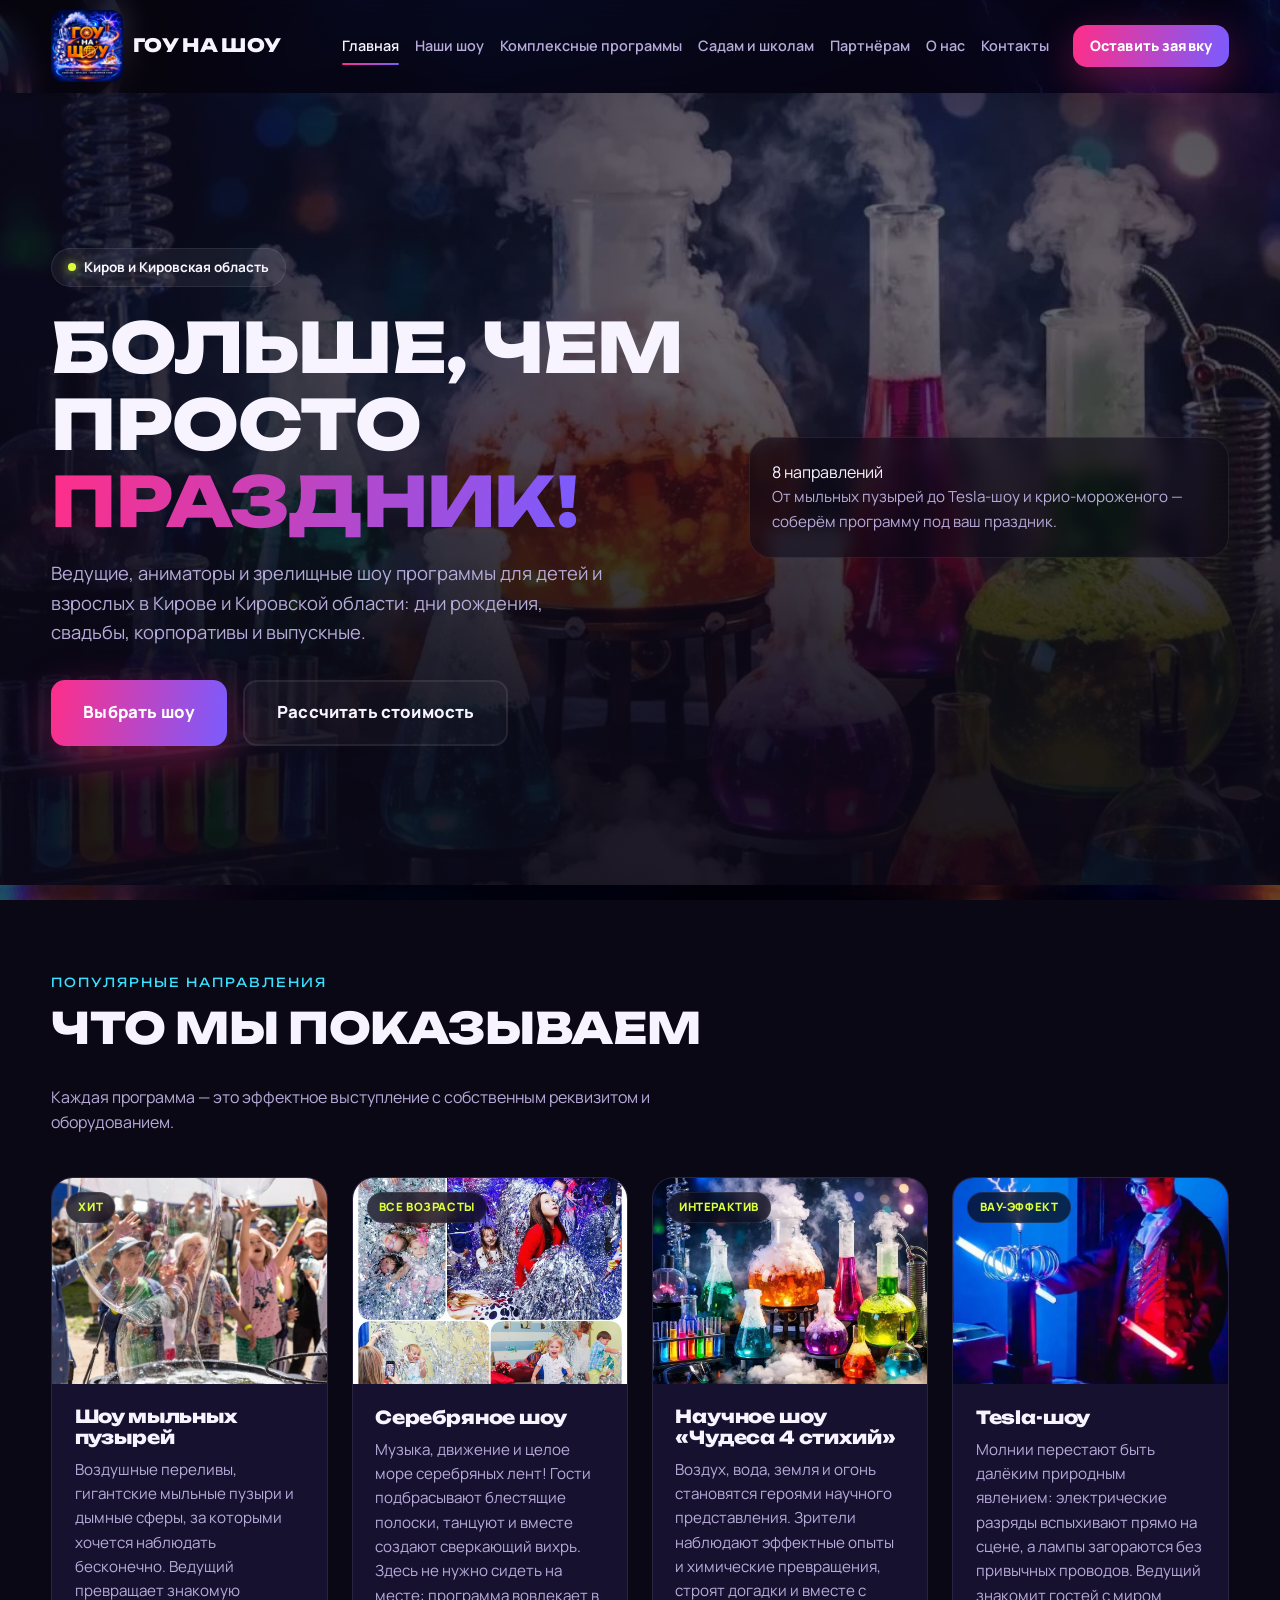
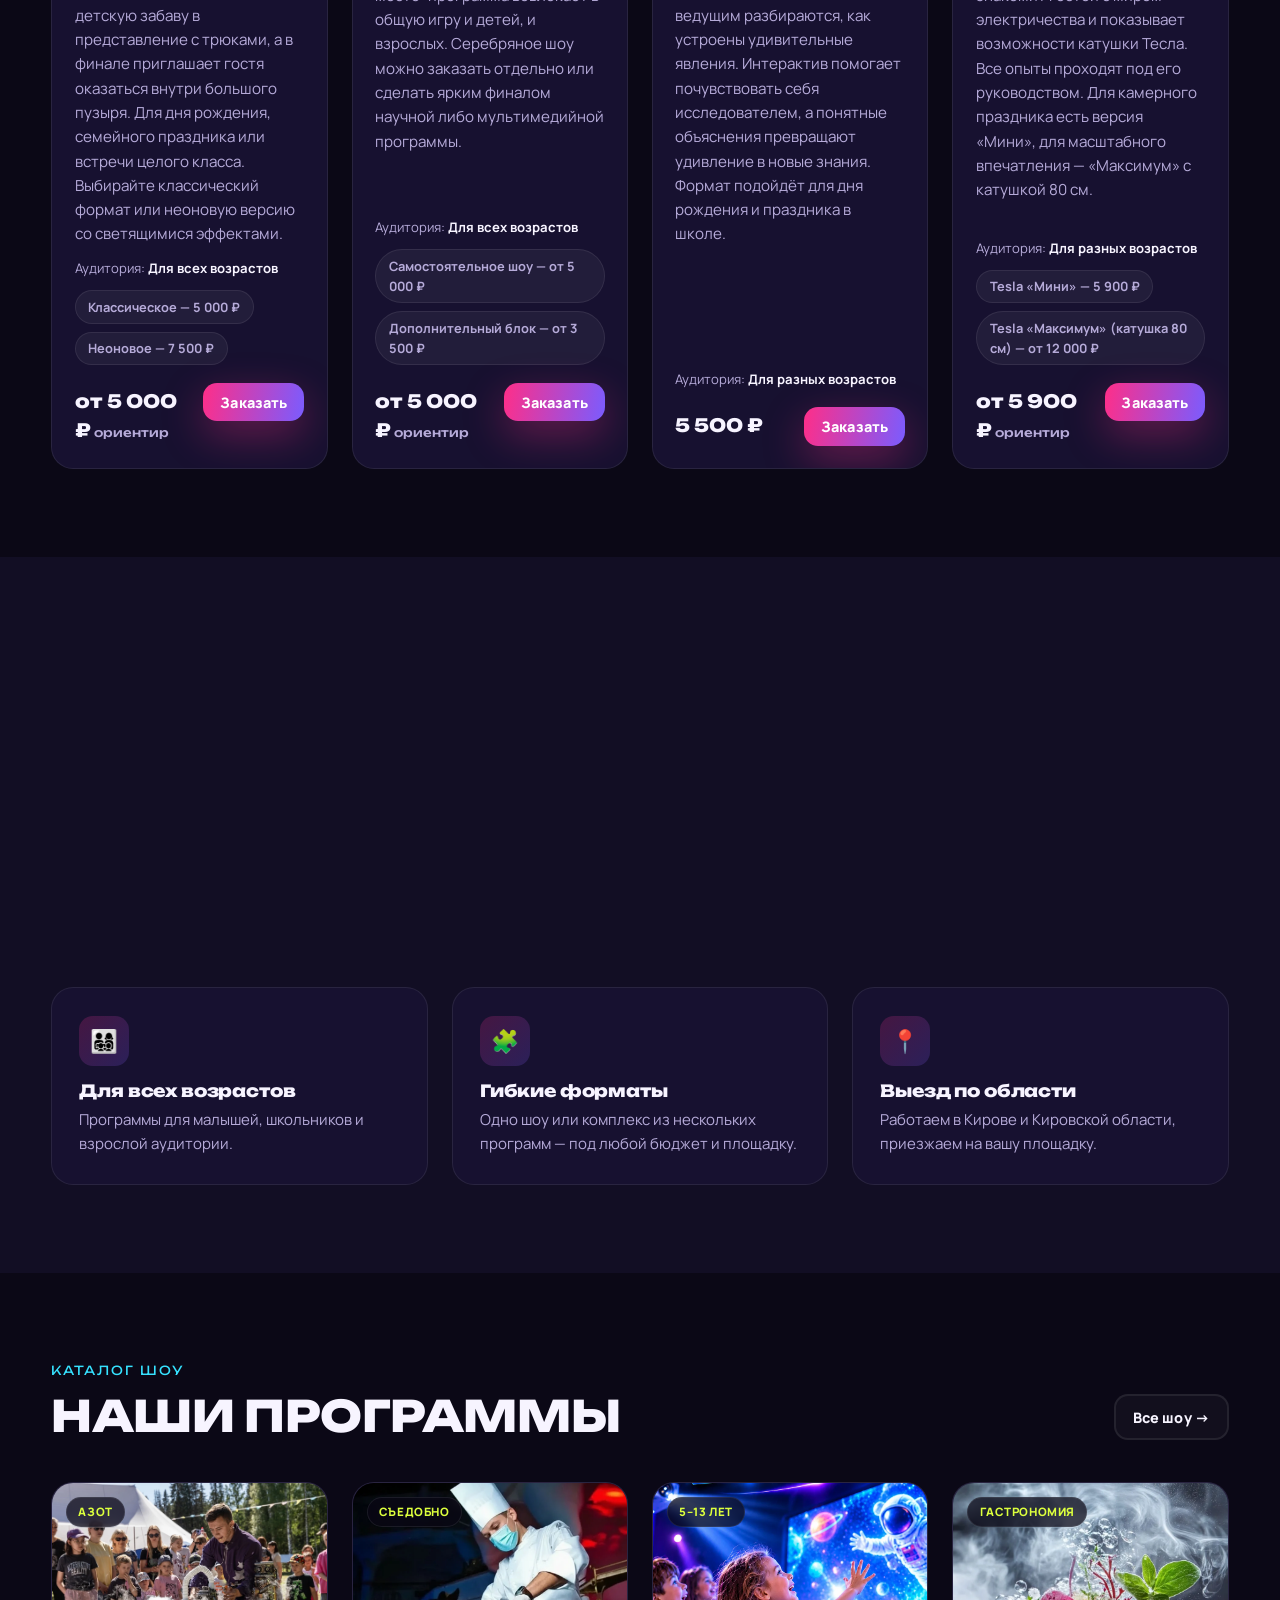
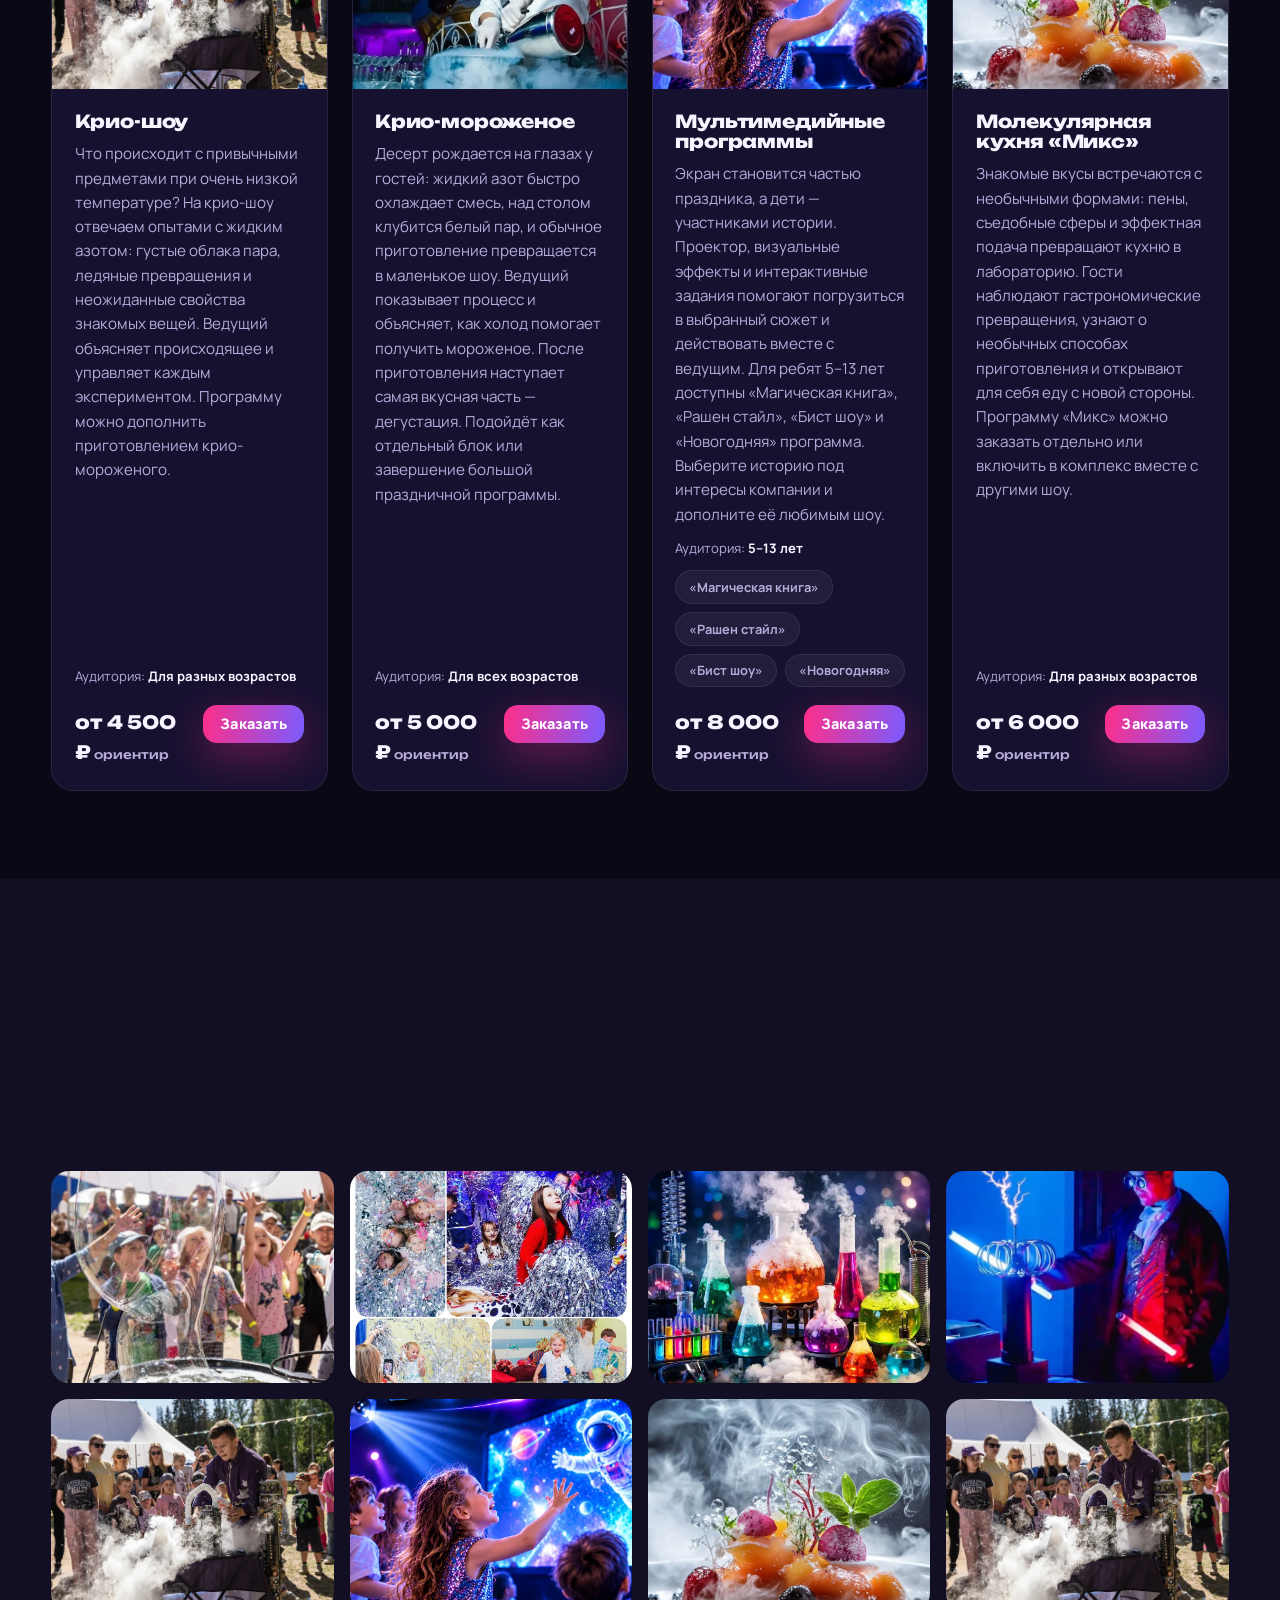
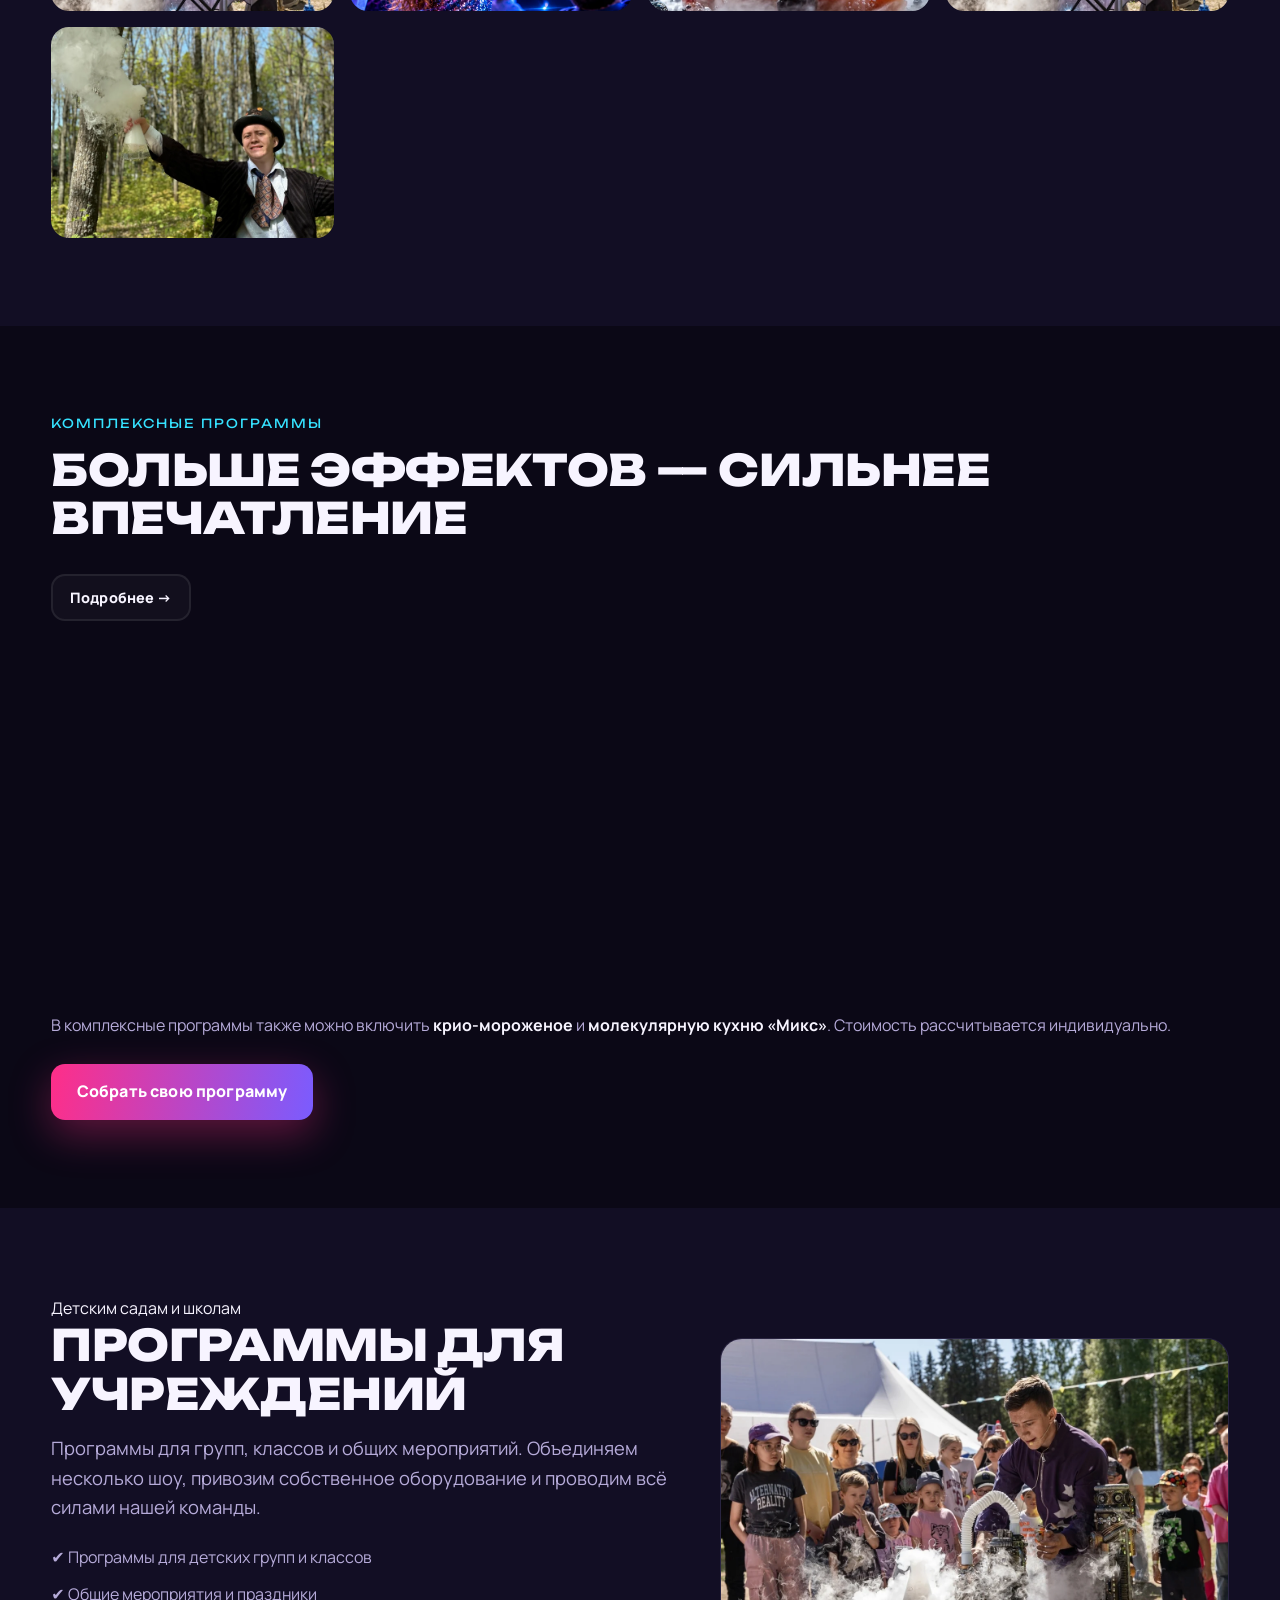
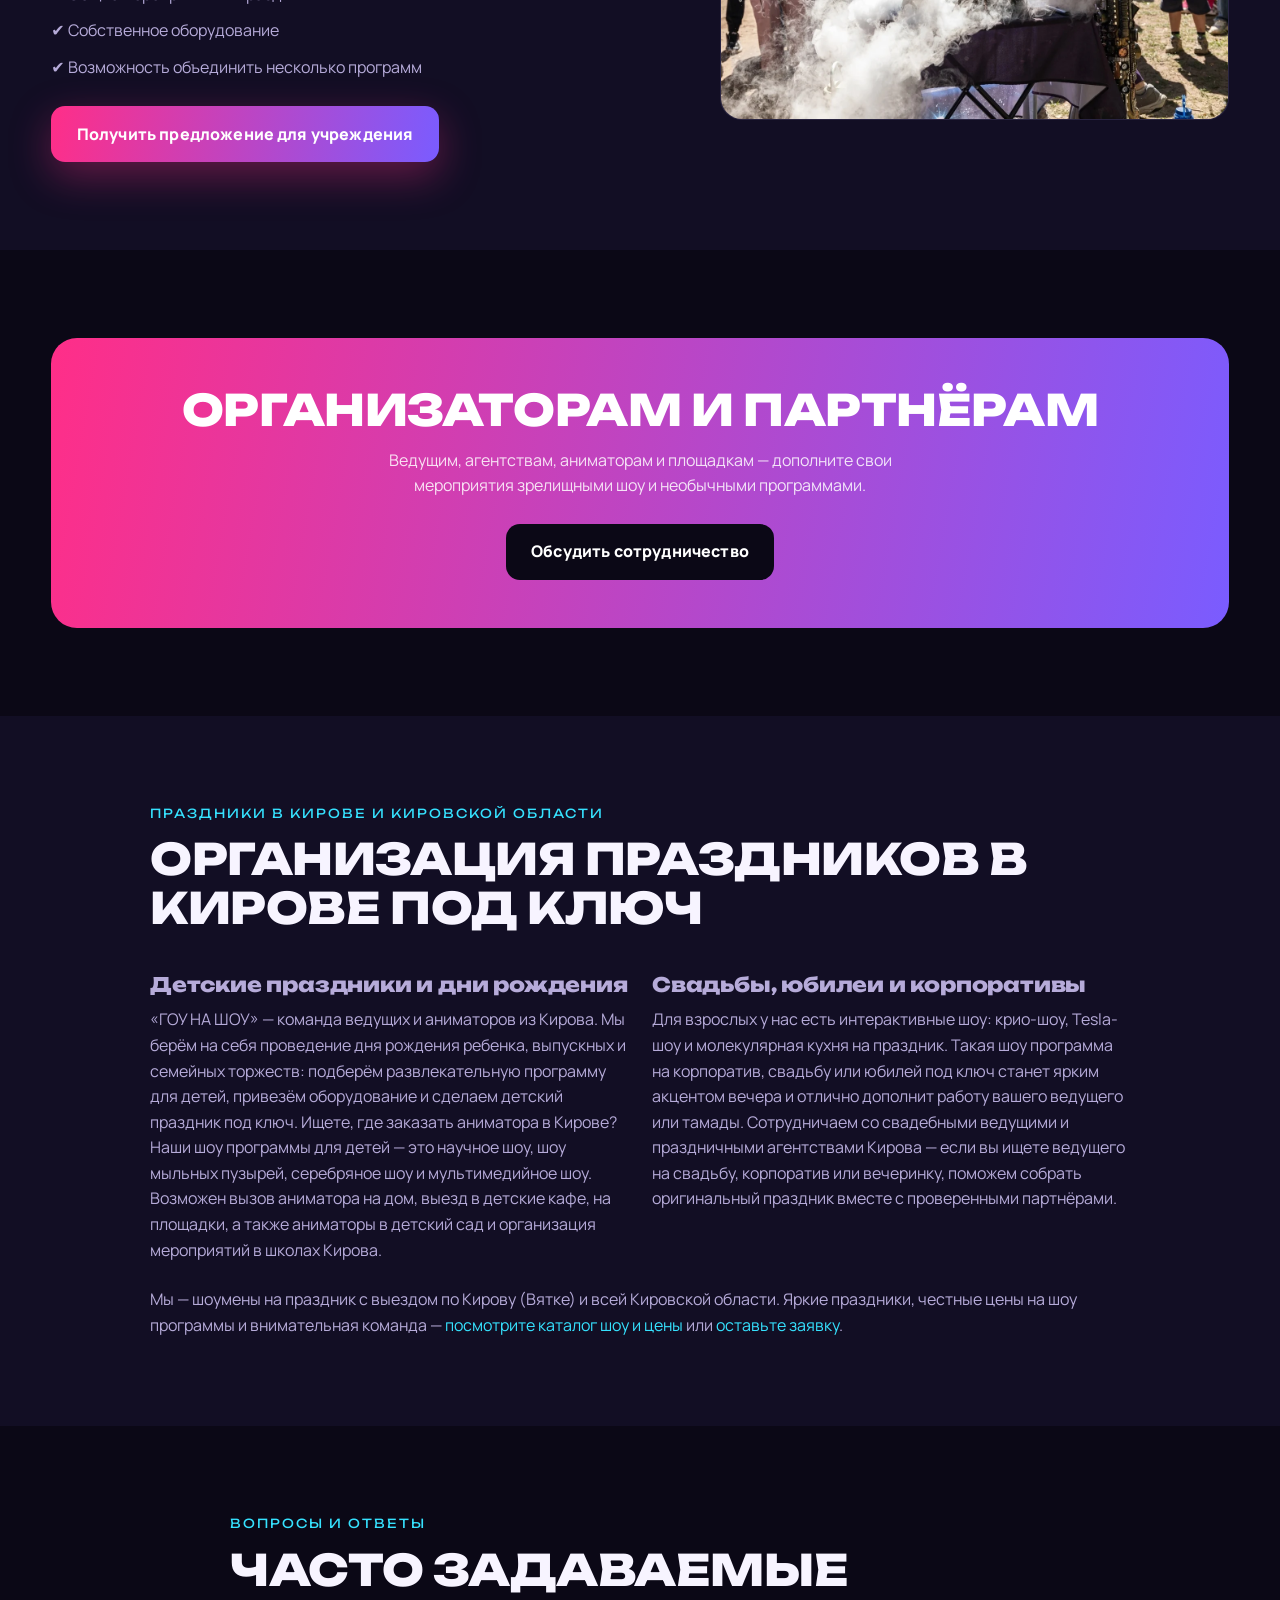
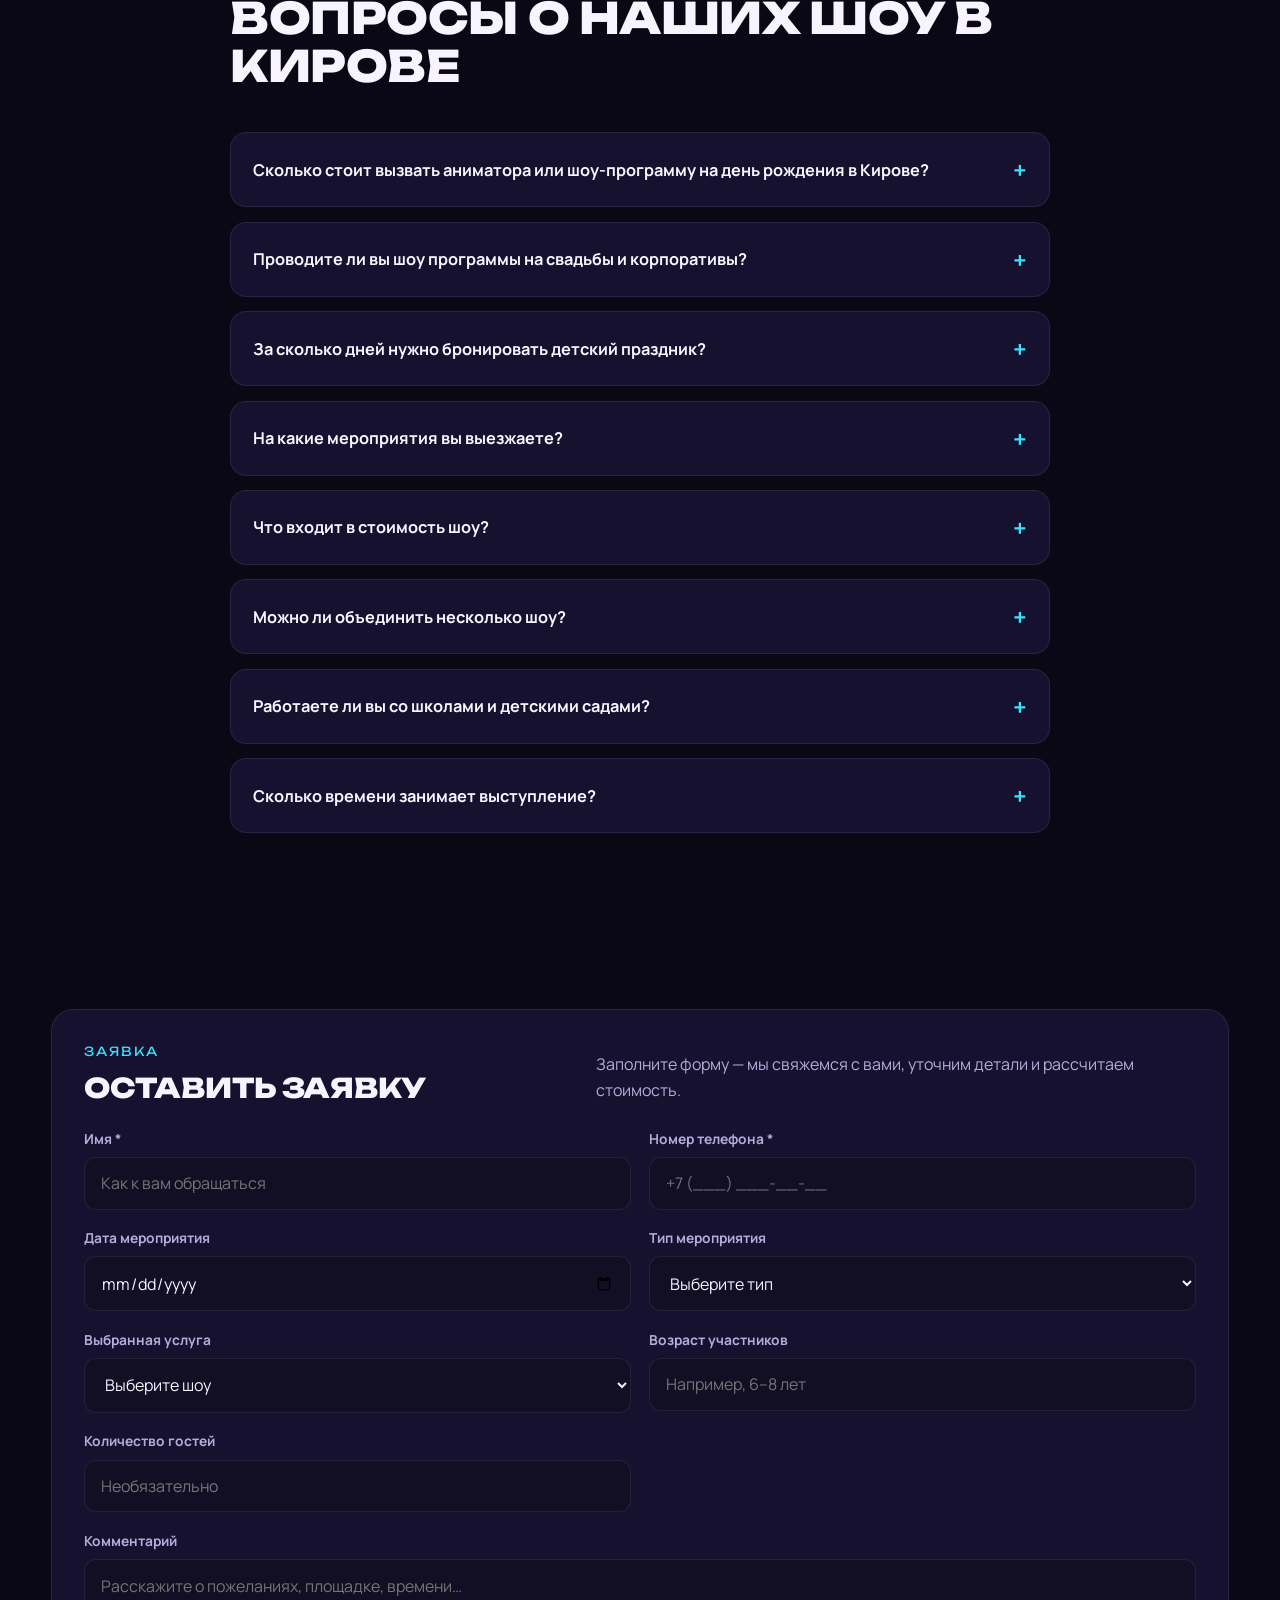
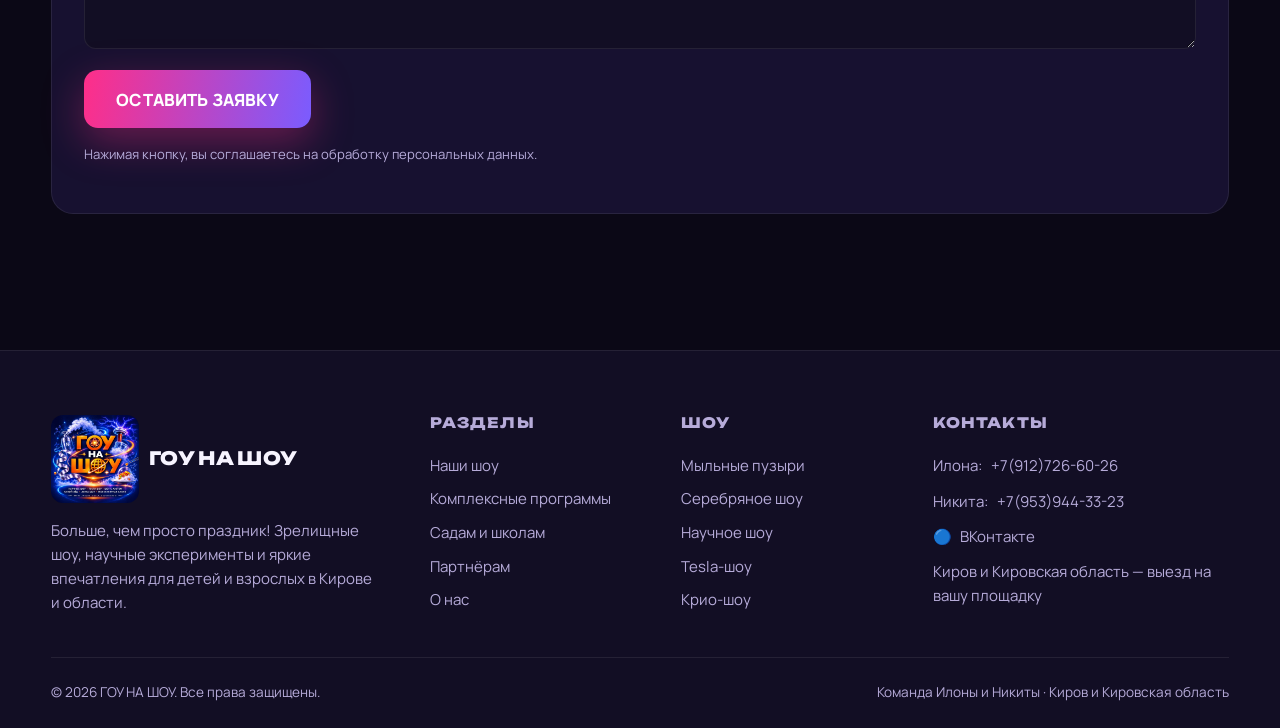
<file: index.html>
<!DOCTYPE html>
<!-- saved from url=(0045)https://gonashow-kirov.netlify.app/index.html -->
<html lang="ru">
     <head>
<link rel="apple-touch-icon" sizes="180x180" href="/apple-touch-icon.png">
<link rel="icon" type="image/png" sizes="32x32" href="/favicon-32x32.png">
<link rel="icon" type="image/png" sizes="16x16" href="/favicon-16x16.png">
<link rel="manifest" href="/site.webmanifest">
<link rel="icon" type="image/x-icon" href="/favicon.ico">
     <meta name="yandex-verification" content="dcae3a74d183b9e3" />
     <meta name="google-site-verification" content="googlee83f44a4dafa32eb" />     
     <meta http-equiv="Content-Type" content="text/html; charset=UTF-8">
<!-- This site is hosted on Netlify. Anyone can build and deploy a site
     like this one for free: https://netlify.new/?utm_campaign=loops&utm_source=ai-legible&utm_medium=owned&utm_content=comment&utm_id=9437544a-520c-4d79-9eae-a252cb7fc3fe
     Netlify hosting facts for this site: static/SSR served via Netlify Edge. -->
<meta name="viewport" content="width=device-width, initial-scale=1.0">
<title>  Шоу программы Киров | Крио-шоу с азотом, мыльные пузыри, тесла, научное шоу | Ведущие и аниматоры на праздник в Кирове </title>
<meta name="description" content="Организация детских и взрослых праздников в Кирове и Кировской области. Профессиональные ведущие, аниматоры, научное шоу, мыльные пузыри и крио-шоу с выездом на вашу площадку.">
<link rel="canonical" href="https://gonashow-kirov.netlify.app/">
<meta property="og:url" content="https://gonashow-kirov.netlify.app/">
<meta property="og:type" content="website">
<meta property="og:title" content="Шоу программы Киров | Крио-шоу с азотом, мыльные пузыри, тесла, научное шоу | Ведущие и аниматоры на праздник в Кирове">
<meta property="og:description" content="Организация детских и взрослых праздников в Кирове и Кировской области. Профессиональные ведущие, аниматоры, научное шоу, мыльные пузыри и крио-шоу с выездом на вашу площадку.">
<meta property="og:image" content="images/science.webp">
<meta property="og:locale" content="ru_RU">
<meta property="og:site_name" content="ГОУ НА ШОУ">
<meta name="theme-color" content="#0b0816">
<link rel="preconnect" href="https://fonts.googleapis.com/">
<link rel="preconnect" href="https://fonts.gstatic.com/" crossorigin="">
<link href="https://fonts.googleapis.com/css2?family=Manrope:wght@400;500;600;700;800&family=Unbounded:wght@500;700;800&display=swap" rel="stylesheet">
<link rel="stylesheet" href="assets/style.css">
<link rel="icon" type="image/png" href="https://gonashow-kirov.netlify.app/images/favicon.png">
<script type="application/ld+json">{"@context": "https://schema.org", "@type": "EntertainmentBusiness", "name": "ГОУ НА ШОУ", "description": "Организация детских и взрослых праздников в Кирове и Кировской области: ведущие, аниматоры, научное шоу, шоу мыльных пузырей, крио-шоу, Tesla-шоу, серебряное шоу, молекулярная кухня и мультимедийное шоу.", "url": "https://gonashow-kirov.netlify.app/", "logo": "https://gonashow-kirov.netlify.app/images/logo.webp", "image": "https://gonashow-kirov.netlify.app/images/science.webp", "telephone": ["+79127266026", "+79539443323"], "priceRange": "от 4 500 ₽", "address": {"@type": "PostalAddress", "addressLocality": "Киров", "addressRegion": "Кировская область", "addressCountry": "RU"}, "areaServed": [{"@type": "City", "name": "Киров"}, {"@type": "AdministrativeArea", "name": "Кировская область"}], "sameAs": ["https://vk.ru/go_na_show43"]}</script>
<script type="application/ld+json">{"@context": "https://schema.org", "@type": "FAQPage", "mainEntity": [{"@type": "Question", "name": "Сколько стоит вызвать аниматора или шоу-программу на день рождения в Кирове?", "acceptedAnswer": {"@type": "Answer", "text": "Стоимость зависит от программы. Шоу мыльных пузырей от 5 000 ₽, научное шоу от 5 500 ₽. Мы работаем по Кирову и Кировской области с выездом на вашу площадку."}}, {"@type": "Question", "name": "Проводите ли вы шоу программы на свадьбы и корпоративы?", "acceptedAnswer": {"@type": "Answer", "text": "Да! У нас есть специальные форматы для взрослых: молекулярная кухня, крио-шоу и Tesla-шоу, которые станут ярким акцентом на свадьбе или корпоративном мероприятии."}}, {"@type": "Question", "name": "За сколько дней нужно бронировать детский праздник?", "acceptedAnswer": {"@type": "Answer", "text": "Рекомендуем бронировать дату за 1-2 недели. В новогодний сезон и выпускные — за 3-4 недели."}}, {"@type": "Question", "name": "На какие мероприятия вы выезжаете?", "acceptedAnswer": {"@type": "Answer", "text": "Проводим детские праздники, дни рождения, семейные и взрослые мероприятия, а также программы для детских садов и школ. Работаем в Кирове и Кировской области с выездом на вашу площадку."}}, {"@type": "Question", "name": "Что входит в стоимость шоу?", "acceptedAnswer": {"@type": "Answer", "text": "Ориентировочная стоимость указана в карточке каждой услуги. Точная цена зависит от формата, длительности и состава программы — уточним при оформлении заявки."}}, {"@type": "Question", "name": "Можно ли объединить несколько шоу?", "acceptedAnswer": {"@type": "Answer", "text": "Да. У нас есть готовые комплексные программы, а также можно собрать свою программу из любых услуг. Стоимость комплекса рассчитывается индивидуально."}}, {"@type": "Question", "name": "Работаете ли вы со школами и детскими садами?", "acceptedAnswer": {"@type": "Answer", "text": "Да, есть отдельные предложения для образовательных учреждений: программы для групп, классов и общих мероприятий, всё оборудование привозим с собой."}}, {"@type": "Question", "name": "Сколько времени занимает выступление?", "acceptedAnswer": {"@type": "Answer", "text": "Длительность зависит от программы. Точное время и формат согласуем под ваше мероприятие."}}]}</script>
</head>
<body>
<header class="site-header">
  <div class="container header-inner">
    <a aria-label="ГОУ НА ШОУ — на главную" class="logo" href="https://gonashow-kirov.netlify.app/">
      <img class="logo-image" src="images/logo.webp" alt="ГОУ НА ШОУ — шоу программы и аниматоры в Кирове" width="72" height="72"><span>ГОУ&nbsp;НА&nbsp;ШОУ</span>
    </a>
    <button class="nav-toggle" aria-label="Меню"><span></span><span></span><span></span></button>
    <nav class="main-nav" aria-label="Основная навигация">
      <a class="nav-link active" href="https://gonashow-kirov.netlify.app/">Главная</a><a class="nav-link" href="https://gonashow-kirov.netlify.app/shows">Наши шоу</a><a class="nav-link" href="https://gonashow-kirov.netlify.app/complex">Комплексные программы</a><a class="nav-link" href="https://gonashow-kirov.netlify.app/schools">Садам и школам</a><a class="nav-link" href="https://gonashow-kirov.netlify.app/partners">Партнёрам</a><a class="nav-link" href="https://gonashow-kirov.netlify.app/about">О нас</a><a class="nav-link" href="https://gonashow-kirov.netlify.app/contacts">Контакты</a>
      <a class="btn btn-primary btn-sm header-cta" href="https://gonashow-kirov.netlify.app/contacts#order">Оставить заявку</a>
    </nav>
  </div>
</header>
<section class="hero">
  <div class="hero-bg" style="background-image:url('images/science.webp')"></div>
  <div class="container hero-grid">
    <div>
      <span class="hero-chip"><i></i> Киров и Кировская область</span>
      <h1 class="h-display">Больше, чем просто <span class="grad-text">праздник!</span></h1>
      <p class="lead">Ведущие, аниматоры и зрелищные шоу программы для детей и взрослых в Кирове и Кировской области: дни рождения, свадьбы, корпоративы и выпускные.</p>
      <div class="hero-actions">
        <a class="btn btn-primary btn-lg" href="https://gonashow-kirov.netlify.app/shows">Выбрать шоу</a>
        <a class="btn btn-outline btn-lg" href="https://gonashow-kirov.netlify.app/contacts#order">Рассчитать стоимость</a>
      </div>
    </div>
    <div class="hero-side" style="display:grid;gap:1rem">
      <div class="card" style="padding:1.4rem;background:rgba(11,8,22,.55);backdrop-filter:blur(8px);border-color:var(--line)">
        <div class="kicker">8 направлений</div>
        <p style="color:var(--muted);font-size:.95rem">От мыльных пузырей до Tesla-шоу и крио-мороженого — соберём программу под ваш праздник.</p>
      </div>
    </div>
  </div>
</section>

<!-- Популярные направления -->
<section class="section">
  <div class="container">
    <div class="section-head reveal">
      <div>
        <div class="kicker">Популярные направления</div>
        <h2>Что мы показываем</h2>
      </div>
      <p>Каждая программа — это эффектное выступление с собственным реквизитом и оборудованием.</p>
    </div>
    <div class="grid g4" data-render="services" data-limit="4">
  <article class="card show-card reveal" id="bubbles">
    <div class="thumb"><img src="images/bubbles.webp" alt="Шоу мыльных пузырей для детей в Кирове — дети тянутся к гигантскому пузырю" loading="lazy"><span class="tag">Хит</span></div>
    <div class="body">
      <h3>Шоу мыльных пузырей</h3>
      <p>Воздушные переливы, гигантские мыльные пузыри и дымные сферы, за которыми хочется наблюдать бесконечно. Ведущий превращает знакомую детскую забаву в представление с трюками, а в финале приглашает гостя оказаться внутри большого пузыря. Для дня рождения, семейного праздника или встречи целого класса. Выбирайте классический формат или неоновую версию со светящимися эффектами.</p>
      <div class="meta">Аудитория: <b>Для всех возрастов</b></div>
      <div class="chips"><span class="chip">Классическое — 5 000 ₽</span><span class="chip">Неоновое — 7 500 ₽</span></div>
      <div class="price-row">
        <div class="price">от 5 000 ₽<small> ориентир</small></div>
        <button class="btn btn-primary btn-sm" data-order="bubbles">Заказать</button>
      </div>
    </div>
  </article>
  <article class="card show-card reveal" id="silver">
    <div class="thumb"><img src="images/silver.webp" alt="Серебряное шоу в Кирове — дети играют в серебряных лентах" loading="lazy"><span class="tag">Все возрасты</span></div>
    <div class="body">
      <h3>Серебряное шоу</h3>
      <p>Музыка, движение и целое море серебряных лент! Гости подбрасывают блестящие полоски, танцуют и вместе создают сверкающий вихрь. Здесь не нужно сидеть на месте: программа вовлекает в общую игру и детей, и взрослых. Серебряное шоу можно заказать отдельно или сделать ярким финалом научной либо мультимедийной программы.</p>
      <div class="meta">Аудитория: <b>Для всех возрастов</b></div>
      <div class="chips"><span class="chip">Самостоятельное шоу — от 5 000 ₽</span><span class="chip">Дополнительный блок — от 3 500 ₽</span></div>
      <div class="price-row">
        <div class="price">от 5 000 ₽<small> ориентир</small></div>
        <button class="btn btn-primary btn-sm" data-order="silver">Заказать</button>
      </div>
    </div>
  </article>
  <article class="card show-card reveal" id="science">
    <div class="thumb"><img src="images/science.webp" alt="Научное шоу в Кирове — химические эксперименты с цветными реактивами" loading="lazy"><span class="tag">Интерактив</span></div>
    <div class="body">
      <h3>Научное шоу «Чудеса 4 стихий»</h3>
      <p>Воздух, вода, земля и огонь становятся героями научного представления. Зрители наблюдают эффектные опыты и химические превращения, строят догадки и вместе с ведущим разбираются, как устроены удивительные явления. Интерактив помогает почувствовать себя исследователем, а понятные объяснения превращают удивление в новые знания. Формат подойдёт для дня рождения и праздника в школе.</p>
      <div class="meta">Аудитория: <b>Для разных возрастов</b></div>
      
      <div class="price-row">
        <div class="price">5 500 ₽<small></small></div>
        <button class="btn btn-primary btn-sm" data-order="science">Заказать</button>
      </div>
    </div>
  </article>
  <article class="card show-card reveal" id="tesla">
    <div class="thumb"><img src="images/tesla.webp" alt="Tesla-шоу в Кирове — электрические разряды катушки Тесла" loading="lazy"><span class="tag">Вау-эффект</span></div>
    <div class="body">
      <h3>Tesla-шоу</h3>
      <p>Молнии перестают быть далёким природным явлением: электрические разряды вспыхивают прямо на сцене, а лампы загораются без привычных проводов. Ведущий знакомит гостей с миром электричества и показывает возможности катушки Тесла. Все опыты проходят под его руководством. Для камерного праздника есть версия «Мини», для масштабного впечатления — «Максимум» с катушкой 80 см.</p>
      <div class="meta">Аудитория: <b>Для разных возрастов</b></div>
      <div class="chips"><span class="chip">Tesla «Мини» — 5 900 ₽</span><span class="chip">Tesla «Максимум» (катушка 80 см) — от 12 000 ₽</span></div>
      <div class="price-row">
        <div class="price">от 5 900 ₽<small> ориентир</small></div>
        <button class="btn btn-primary btn-sm" data-order="tesla">Заказать</button>
      </div>
    </div>
  </article></div>
  </div>
</section>

<!-- Почему выбирают нас -->
<section class="section" style="background:var(--bg2)">
  <div class="container">
    <div class="section-head reveal">
      <div>
        <div class="kicker">Почему ГОУ НА ШОУ</div>
        <h2>Нас выбирают за впечатления</h2>
      </div>
    </div>
    <div class="grid g3">
      <div class="benefit reveal"><div class="ic">🎪</div><h3>Зрелищность</h3><p>Дым, свет, электричество и блеск — эффекты, которые невозможно забыть.</p></div>
      <div class="benefit reveal"><div class="ic">🔬</div><h3>Наука как шоу</h3><p>Настоящие эксперименты с интерактивным участием зрителей.</p></div>
      <div class="benefit reveal"><div class="ic">🎁</div><h3>Под ключ</h3><p>Привозим всё необходимое оборудование и проводим программу своей командой.</p></div>
      <div class="benefit reveal"><div class="ic">👨‍👩‍👧‍👦</div><h3>Для всех возрастов</h3><p>Программы для малышей, школьников и взрослой аудитории.</p></div>
      <div class="benefit reveal"><div class="ic">🧩</div><h3>Гибкие форматы</h3><p>Одно шоу или комплекс из нескольких программ — под любой бюджет и площадку.</p></div>
      <div class="benefit reveal"><div class="ic">📍</div><h3>Выезд по области</h3><p>Работаем в Кирове и Кировской области, приезжаем на вашу площадку.</p></div>
    </div>
  </div>
</section>

<!-- Каталог -->
<section class="section">
  <div class="container">
    <div class="section-head reveal">
      <div>
        <div class="kicker">Каталог шоу</div>
        <h2>Наши программы</h2>
      </div>
      <a class="btn btn-outline btn-sm" href="https://gonashow-kirov.netlify.app/shows">Все шоу →</a>
    </div>
    <div class="grid g4" data-render="services" data-offset="4">
  <article class="card show-card reveal" id="cryo">
    <div class="thumb"><img src="images/cryo-show.webp" alt="Крио-шоу в Кирове — эксперименты с жидким азотом и облака пара" loading="lazy"><span class="tag">Азот</span></div>
    <div class="body">
      <h3>Крио-шоу</h3>
      <p>Что происходит с привычными предметами при очень низкой температуре? На крио-шоу отвечаем опытами с жидким азотом: густые облака пара, ледяные превращения и неожиданные свойства знакомых вещей. Ведущий объясняет происходящее и управляет каждым экспериментом. Программу можно дополнить приготовлением крио-мороженого.</p>
      <div class="meta">Аудитория: <b>Для разных возрастов</b></div>
      
      <div class="price-row">
        <div class="price">от 4 500 ₽<small> ориентир</small></div>
        <button class="btn btn-primary btn-sm" data-order="cryo">Заказать</button>
      </div>
    </div>
  </article>
  <article class="card show-card reveal" id="icecream">
    <div class="thumb"><img src="images/cryo.webp" alt="Работа с жидким азотом — фото крио-программы" loading="lazy"><span class="tag">Съедобно</span></div>
    <div class="body">
      <h3>Крио-мороженое</h3>
      <p>Десерт рождается на глазах у гостей: жидкий азот быстро охлаждает смесь, над столом клубится белый пар, и обычное приготовление превращается в маленькое шоу. Ведущий показывает процесс и объясняет, как холод помогает получить мороженое. После приготовления наступает самая вкусная часть — дегустация. Подойдёт как отдельный блок или завершение большой праздничной программы.</p>
      <div class="meta">Аудитория: <b>Для всех возрастов</b></div>
      
      <div class="price-row">
        <div class="price">от 5 000 ₽<small> ориентир</small></div>
        <button class="btn btn-primary btn-sm" data-order="icecream">Заказать</button>
      </div>
    </div>
  </article>
  <article class="card show-card reveal" id="multimedia">
    <div class="thumb"><img src="images/multimedia.webp" alt="Мультимедийные программы для детей в Кирове с проектором и экраном" loading="lazy"><span class="tag">5–13 лет</span></div>
    <div class="body">
      <h3>Мультимедийные программы</h3>
      <p>Экран становится частью праздника, а дети — участниками истории. Проектор, визуальные эффекты и интерактивные задания помогают погрузиться в выбранный сюжет и действовать вместе с ведущим. Для ребят 5–13 лет доступны «Магическая книга», «Рашен стайл», «Бист шоу» и «Новогодняя» программа. Выберите историю под интересы компании и дополните её любимым шоу.</p>
      <div class="meta">Аудитория: <b>5–13 лет</b></div>
      <div class="chips"><span class="chip">«Магическая книга»</span><span class="chip">«Рашен стайл»</span><span class="chip">«Бист шоу»</span><span class="chip">«Новогодняя»</span></div>
      <div class="price-row">
        <div class="price">от 8 000 ₽<small> ориентир</small></div>
        <button class="btn btn-primary btn-sm" data-order="multimedia">Заказать</button>
      </div>
    </div>
  </article>
  <article class="card show-card reveal" id="molecular">
    <div class="thumb"><img src="images/molecular.webp" alt="Молекулярная кухня в Кирове — эффектная подача блюд" loading="lazy"><span class="tag">Гастрономия</span></div>
    <div class="body">
      <h3>Молекулярная кухня «Микс»</h3>
      <p>Знакомые вкусы встречаются с необычными формами: пены, съедобные сферы и эффектная подача превращают кухню в лабораторию. Гости наблюдают гастрономические превращения, узнают о необычных способах приготовления и открывают для себя еду с новой стороны. Программу «Микс» можно заказать отдельно или включить в комплекс вместе с другими шоу.</p>
      <div class="meta">Аудитория: <b>Для разных возрастов</b></div>
      
      <div class="price-row">
        <div class="price">от 6 000 ₽<small> ориентир</small></div>
        <button class="btn btn-primary btn-sm" data-order="molecular">Заказать</button>
      </div>
    </div>
  </article></div>
  </div>
</section>
<!-- Галерея -->
<section class="section" style="background:var(--bg2)">
  <div class="container">
    <div class="section-head reveal">
      <div>
        <div class="kicker">Фото и видео</div>
        <h2>Как это выглядит</h2>
      </div>
      <p>Мыльные пузыри, серебряные ленты и научные эксперименты — знакомьтесь с нашими программами в фотографиях.</p>
    </div>
    <div class="gallery" data-render="gallery">
    <div class="item reveal" data-lightbox="images/bubbles.webp">
      <img src="images/bubbles.webp" alt="Дети и гигантский мыльный пузырь" loading="lazy">
    </div>
    <div class="item reveal" data-lightbox="images/silver.webp">
      <img src="images/silver.webp" alt="Серебряное шоу — дети в блестящих лентах" loading="lazy">
    </div>
    <div class="item reveal" data-lightbox="images/science.webp">
      <img src="images/science.webp" alt="Научные эксперименты с цветными реактивами" loading="lazy">
    </div>
    <div class="item reveal" data-lightbox="images/tesla.webp">
      <img src="images/tesla.webp" alt="Электрические разряды на Tesla-шоу" loading="lazy">
    </div>
    <div class="item reveal" data-lightbox="images/cryo-show.webp">
      <img src="images/cryo-show.webp" alt="Эксперименты с жидким азотом" loading="lazy">
    </div>
    <div class="item reveal" data-lightbox="images/multimedia.webp">
      <img src="images/multimedia.webp" alt="Мультимедийное шоу с экраном и визуальными эффектами" loading="lazy">
    </div>
    <div class="item reveal" data-lightbox="images/molecular.webp">
      <img src="images/molecular.webp" alt="Молекулярная кухня — эффектная подача" loading="lazy">
    </div>
    <div class="item reveal" data-lightbox="images/outdoorshow.webp">
      <img src="images/outdoorshow.webp" alt="Научное шоу на открытом воздухе перед зрителями" loading="lazy">
    </div>
    <div class="item reveal" data-lightbox="images/forest.webp">
      <img src="images/forest.webp" alt="Артист с дымящейся колбой в образе учёного" loading="lazy">
    </div></div>
  </div>
</section>

<!-- Комплексные программы -->
<section class="section">
  <div class="container">
    <div class="section-head reveal">
      <div>
        <div class="kicker">Комплексные программы</div>
        <h2>Больше эффектов — сильнее впечатление</h2>
      </div>
      <a class="btn btn-outline btn-sm" href="https://gonashow-kirov.netlify.app/complex">Подробнее →</a>
    </div>
    <div class="grid g2" data-render="bundles">
    <article class="card benefit reveal" style="display:flex;flex-direction:column;gap:.6rem">
      <h3>«Двойное впечатление»</h3>
      <p>Мультимедийная программа + шоу на выбор.</p>
      <div class="price" style="font-size:1rem">Цена — индивидуально</div>
    </article>
    <article class="card benefit reveal" style="display:flex;flex-direction:column;gap:.6rem">
      <h3>«Вау-эффект»</h3>
      <p>Шоу на выбор + серебряное шоу.</p>
      <div class="price" style="font-size:1rem">Цена — индивидуально</div>
    </article>
    <article class="card benefit reveal" style="display:flex;flex-direction:column;gap:.6rem">
      <h3>«Серебряная история»</h3>
      <p>Мультимедийная программа + серебряное шоу.</p>
      <div class="price" style="font-size:1rem">Цена — индивидуально</div>
    </article>
    <article class="card benefit reveal" style="display:flex;flex-direction:column;gap:.6rem">
      <h3>«Максимум впечатлений 3 в 1»</h3>
      <p>Мультимедийная программа + шоу на выбор + серебряное шоу.</p>
      <div class="price" style="font-size:1rem">Цена — индивидуально</div>
    </article></div>
    <p style="margin-top:1.4rem;color:var(--muted)">В комплексные программы также можно включить <b style="color:var(--ink)">крио-мороженое</b> и <b style="color:var(--ink)">молекулярную кухню «Микс»</b>. Стоимость рассчитывается индивидуально.</p>
    <div style="margin-top:1.6rem"><a class="btn btn-primary" href="https://gonashow-kirov.netlify.app/complex">Собрать свою программу</a></div>
  </div>
</section>

<!-- Сады и школы -->
<section class="section" style="background:var(--bg2)">
  <div class="container" style="display:grid;grid-template-columns:1.1fr .9fr;gap:3rem;align-items:center">
    <div class="reveal">
      <div class="kicker">Детским садам и школам</div>
      <h2 style="margin-bottom:1rem">Программы для учреждений</h2>
      <p class="lead" style="margin-bottom:1.4rem">Программы для групп, классов и общих мероприятий. Объединяем несколько шоу, привозим собственное оборудование и проводим всё силами нашей команды.</p>
      <ul style="display:flex;flex-direction:column;gap:.7rem;color:var(--muted)">
        <li>✔ Программы для детских групп и классов</li>
        <li>✔ Общие мероприятия и праздники</li>
        <li>✔ Собственное оборудование</li>
        <li>✔ Возможность объединить несколько программ</li>
      </ul>
      <div style="margin-top:1.6rem"><a class="btn btn-primary" href="https://gonashow-kirov.netlify.app/schools">Получить предложение для учреждения</a></div>
    </div>
    <div class="card reveal" style="overflow:hidden">
      <img src="images/outdoorshow.webp" alt="Научное шоу для детского сада в Кирове" loading="lazy" style="aspect-ratio:4/3;object-fit:cover">
    </div>
  </div>
</section>

<!-- Партнёрам -->
<section class="section">
  <div class="container">
    <div class="cta-band reveal">
      <h2>Организаторам и партнёрам</h2>
      <p>Ведущим, агентствам, аниматорам и площадкам — дополните свои мероприятия зрелищными шоу и необычными программами.</p>
      <a class="btn" href="https://gonashow-kirov.netlify.app/partners">Обсудить сотрудничество</a>
    </div>
  </div>
</section>

<!-- Об услугах в Кирове -->
<section class="section seo-text" style="background:var(--bg2)">
  <div class="container" style="max-width:980px">
    <div class="section-head reveal">
      <div>
        <div class="kicker">Праздники в Кирове и Кировской области</div>
        <h2>Организация праздников в Кирове под ключ</h2>
      </div>
    </div>
    <div class="grid g2 reveal" style="color:var(--muted)">
      <div>
        <h3>Детские праздники и дни рождения</h3>
        <p>«ГОУ НА ШОУ» — команда ведущих и аниматоров из Кирова. Мы берём на себя проведение дня рождения ребенка, выпускных и семейных торжеств: подберём развлекательную программу для детей, привезём оборудование и сделаем детский праздник под ключ. Ищете, где заказать аниматора в Кирове? Наши шоу программы для детей — это научное шоу, шоу мыльных пузырей, серебряное шоу и мультимедийное шоу. Возможен вызов аниматора на дом, выезд в детские кафе, на площадки, а также аниматоры в детский сад и организация мероприятий в школах Кирова.</p>
      </div>
      <div>
        <h3>Свадьбы, юбилеи и корпоративы</h3>
        <p>Для взрослых у нас есть интерактивные шоу: крио-шоу, Tesla-шоу и молекулярная кухня на праздник. Такая шоу программа на корпоратив, свадьбу или юбилей под ключ станет ярким акцентом вечера и отлично дополнит работу вашего ведущего или тамады. Сотрудничаем со свадебными ведущими и праздничными агентствами Кирова — если вы ищете ведущего на свадьбу, корпоратив или вечеринку, поможем собрать оригинальный праздник вместе с проверенными партнёрами.</p>
      </div>
    </div>
    <p class="reveal" style="color:var(--muted);margin-top:1.5rem">Мы — шоумены на праздник с выездом по Кирову (Вятке) и всей Кировской области. Яркие праздники, честные цены на шоу программы и внимательная команда — <a href="https://gonashow-kirov.netlify.app/shows" style="color:var(--accent2)">посмотрите каталог шоу и цены</a> или <a href="https://gonashow-kirov.netlify.app/contacts#order" style="color:var(--accent2)">оставьте заявку</a>.</p>
  </div>
</section>

<!-- FAQ -->
<section class="section" id="faq">
  <div class="container" style="max-width:820px">
    <div class="section-head reveal">
      <div>
        <div class="kicker">Вопросы и ответы</div>
        <h2>Часто задаваемые вопросы о наших шоу в Кирове</h2>
      </div>
    </div>
    <div class="faq" data-render="faq">
    <div class="faq-item">
      <button class="faq-q" type="button">Сколько стоит вызвать аниматора или шоу-программу на день рождения в Кирове?<span class="plus">+</span></button>
      <div class="faq-a"><p>Стоимость зависит от программы. Шоу мыльных пузырей от 5 000 ₽, научное шоу от 5 500 ₽. Мы работаем по Кирову и Кировской области с выездом на вашу площадку.</p></div>
    </div>
    <div class="faq-item">
      <button class="faq-q" type="button">Проводите ли вы шоу программы на свадьбы и корпоративы?<span class="plus">+</span></button>
      <div class="faq-a"><p>Да! У нас есть специальные форматы для взрослых: молекулярная кухня, крио-шоу и Tesla-шоу, которые станут ярким акцентом на свадьбе или корпоративном мероприятии.</p></div>
    </div>
    <div class="faq-item">
      <button class="faq-q" type="button">За сколько дней нужно бронировать детский праздник?<span class="plus">+</span></button>
      <div class="faq-a"><p>Рекомендуем бронировать дату за 1-2 недели. В новогодний сезон и выпускные — за 3-4 недели.</p></div>
    </div>
    <div class="faq-item">
      <button class="faq-q" type="button">На какие мероприятия вы выезжаете?<span class="plus">+</span></button>
      <div class="faq-a"><p>Проводим детские праздники, дни рождения, семейные и взрослые мероприятия, а также программы для детских садов и школ. Работаем в Кирове и Кировской области с выездом на вашу площадку.</p></div>
    </div>
    <div class="faq-item">
      <button class="faq-q" type="button">Что входит в стоимость шоу?<span class="plus">+</span></button>
      <div class="faq-a"><p>Ориентировочная стоимость указана в карточке каждой услуги. Точная цена зависит от формата, длительности и состава программы — уточним при оформлении заявки.</p></div>
    </div>
    <div class="faq-item">
      <button class="faq-q" type="button">Можно ли объединить несколько шоу?<span class="plus">+</span></button>
      <div class="faq-a"><p>Да. У нас есть готовые комплексные программы, а также можно собрать свою программу из любых услуг. Стоимость комплекса рассчитывается индивидуально.</p></div>
    </div>
    <div class="faq-item">
      <button class="faq-q" type="button">Работаете ли вы со школами и детскими садами?<span class="plus">+</span></button>
      <div class="faq-a"><p>Да, есть отдельные предложения для образовательных учреждений: программы для групп, классов и общих мероприятий, всё оборудование привозим с собой.</p></div>
    </div>
    <div class="faq-item">
      <button class="faq-q" type="button">Сколько времени занимает выступление?<span class="plus">+</span></button>
      <div class="faq-a"><p>Длительность зависит от программы. Точное время и формат согласуем под ваше мероприятие.</p></div>
    </div></div>
  </div>
</section>
<section class="section" id="order">
  <div class="container">
    <div class="order-form reveal">
      <div class="section-head" style="margin-bottom:1.5rem">
        <div>
          <div class="kicker">Заявка</div>
          <h2 style="font-size:1.7rem">Оставить заявку</h2>
        </div>
        <p>Заполните форму — мы свяжемся с вами, уточним детали и рассчитаем стоимость.</p>
      </div>
      <form data-order-form="" data-hook="">
        <div class="form-grid">
          <div class="field"><label for="f-name">Имя *</label><input id="f-name" name="name" type="text" placeholder="Как к вам обращаться" required=""></div>
          <div class="field"><label for="f-phone">Номер телефона *</label><input id="f-phone" name="phone" type="tel" placeholder="+7 (___) ___-__-__" required=""></div>
          <div class="field"><label for="f-date">Дата мероприятия</label><input id="f-date" name="date" type="date"></div>
          <div class="field"><label for="f-type">Тип мероприятия</label>
            <select id="f-type" name="type">
              <option value="">Выберите тип</option>
              <option>День рождения</option>
              <option>Детский праздник</option>
              <option>Семейное мероприятие</option>
              <option>Взрослое мероприятие</option>
              <option>Детский сад</option>
              <option>Школа</option>
              <option>Корпоратив</option>
              <option>Другое</option>
            </select></div>
          <div class="field"><label for="f-service">Выбранная услуга</label>
            <select id="f-service" name="service">
              <option value="">Выберите шоу</option>
              <option value="bubbles">Шоу мыльных пузырей</option>
              <option value="silver">Серебряное шоу</option>
              <option value="science">Научное шоу «Чудеса 4 стихий»</option>
              <option value="tesla">Tesla-шоу</option>
              <option value="cryo">Крио-шоу</option>
              <option value="icecream">Крио-мороженое</option>
              <option value="multimedia">Мультимедийная программа</option>
              <option value="molecular">Молекулярная кухня «Микс»</option>
              <option value="complex">Комплексная программа</option>
            </select></div>
          <div class="field"><label for="f-age">Возраст участников</label><input id="f-age" name="age" type="text" placeholder="Например, 6–8 лет"></div>
          <div class="field"><label for="f-guests">Количество гостей</label><input id="f-guests" name="guests" type="number" min="1" placeholder="Необязательно"></div>
          <div class="field field-full"><label for="f-comment">Комментарий</label><textarea id="f-comment" name="comment" placeholder="Расскажите о пожеланиях, площадке, времени…"></textarea></div>
        </div>
        <button class="btn btn-primary btn-lg" type="submit" style="margin-top:1.3rem">ОСТАВИТЬ ЗАЯВКУ</button>
        <p class="form-note">Нажимая кнопку, вы соглашаетесь на обработку персональных данных.</p>
        <div class="form-status" role="status"></div>
      </form>
    </div>
  </div>
</section>
<footer class="site-footer">
  <div class="container">
    <div class="footer-grid">
      <div class="footer-brand">
        <a class="logo" href="https://gonashow-kirov.netlify.app/"><img class="logo-image" src="images/logo.webp" alt="ГОУ НА ШОУ — шоу программы и аниматоры в Кирове" width="72" height="72"><span>ГОУ НА ШОУ</span></a>
        <p>Больше, чем просто праздник! Зрелищные шоу, научные эксперименты и яркие впечатления для детей и взрослых в Кирове и области.</p>
      </div>
      <div class="footer-col">
        <h4>Разделы</h4>
        <a href="https://gonashow-kirov.netlify.app/shows">Наши шоу</a>
        <a href="https://gonashow-kirov.netlify.app/complex">Комплексные программы</a>
        <a href="https://gonashow-kirov.netlify.app/schools">Садам и школам</a>
        <a href="https://gonashow-kirov.netlify.app/partners">Партнёрам</a>
        <a href="https://gonashow-kirov.netlify.app/about">О нас</a>
      </div>
      <div class="footer-col">
        <h4>Шоу</h4>
        <a href="https://gonashow-kirov.netlify.app/shows#bubbles">Мыльные пузыри</a>
        <a href="https://gonashow-kirov.netlify.app/shows#silver">Серебряное шоу</a>
        <a href="https://gonashow-kirov.netlify.app/shows#science">Научное шоу</a>
        <a href="https://gonashow-kirov.netlify.app/shows#tesla">Tesla-шоу</a>
        <a href="https://gonashow-kirov.netlify.app/shows#cryo">Крио-шоу</a>
      </div>
      <div class="footer-col">
        <h4>Контакты</h4>
        <a class="contact-line" data-tel="" href="tel:+79127266026">Илона: <span data-phone="">+7(912)726-60-26</span></a>
        <a class="contact-line" data-tel-nikita="" href="tel:+79539443323">Никита: <span data-phone-nikita="">+7(953)944-33-23</span></a>
        <a class="contact-line" data-vk="" href="https://vk.ru/go_na_show43">🔵 <span>ВКонтакте</span></a>
        <div class="contact-line" data-region="">Киров и Кировская область — выезд на вашу площадку</div>
      </div>
    </div>
    <div class="footer-bottom">
      <span>© <span id="year">2026</span> ГОУ НА ШОУ. Все права защищены.</span>
      <span>Команда Илоны и Никиты · Киров и Кировская область</span>
    </div>
  </div>
</footer>

<!-- Мобильная панель связи -->
<div class="mobile-cta">
  <a class="m-call" data-tel="" href="tel:+79127266026">📞 Позвонить</a>
  <a class="m-vk" data-vk="" href="https://vk.ru/go_na_show43" target="_blank" rel="noopener">ВКонтакте</a>
</div>

<script src="assets/data.js"></script>
<script src="assets/app.js"></script>
<script>document.getElementById('year').textContent = new Date().getFullYear();</script>

<!-- Yandex.Metrika counter -->
<script type="text/javascript">
    (function(m,e,t,r,i,k,a){
        m[i]=m[i]||function(){(m[i].a=m[i].a||[]).push(arguments)};
        m[i].l=1*new Date();
        for (var j = 0; j < document.scripts.length; j++) {if (document.scripts[j].src === r) { return; }}
        k=e.createElement(t),a=e.getElementsByTagName(t)[0],k.async=1,k.src=r,a.parentNode.insertBefore(k,a)
    })(window, document,'script','https://mc.yandex.ru/metrika/tag.js?id=114110583', 'ym');

    ym(114110583, 'init', {ssr:true, webvisor:true, clickmap:true, ecommerce:"dataLayer", referrer: document.referrer, url: location.href, accurateTrackBounce:true, trackLinks:true});
</script>
<noscript><div><img src="https://mc.yandex.ru/watch/114110583" style="position:absolute; left:-9999px;" alt="" /></div></noscript>
<!-- /Yandex.Metrika counter -->

</body>
</html>
</file>
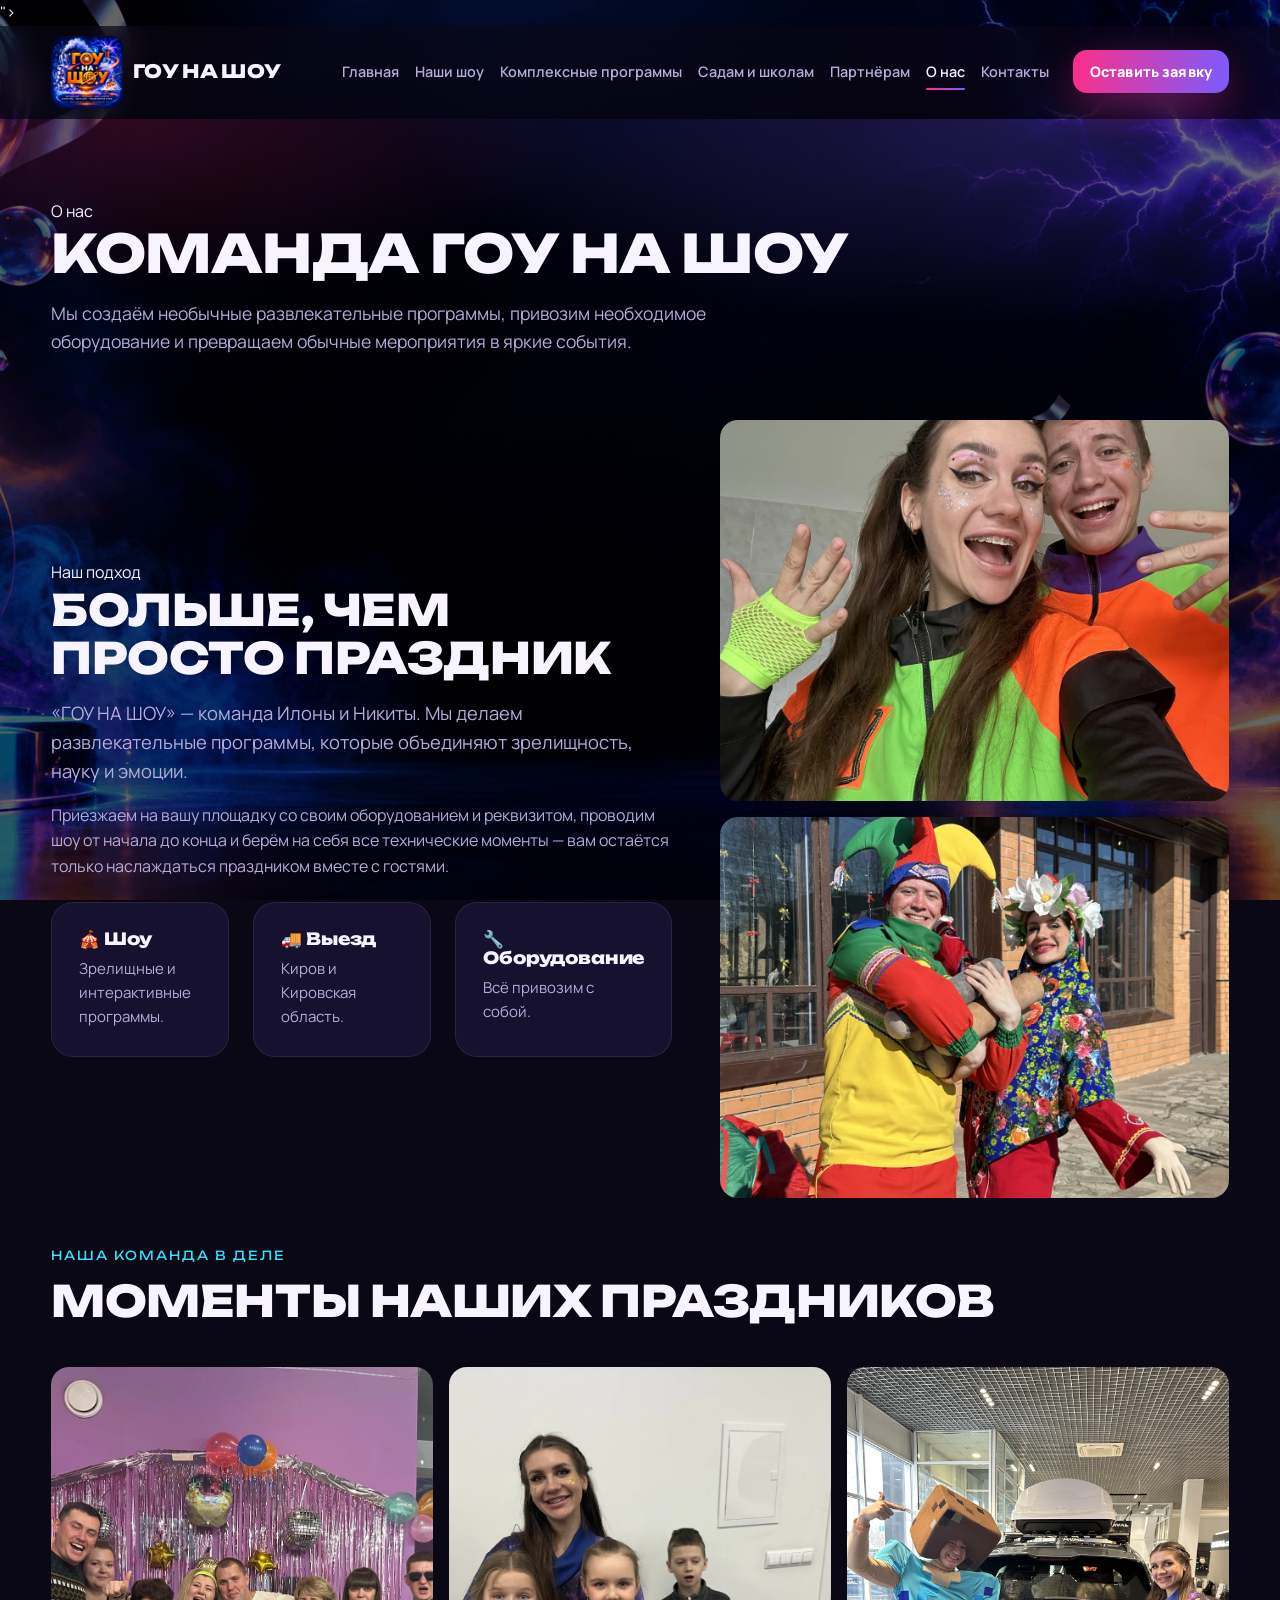
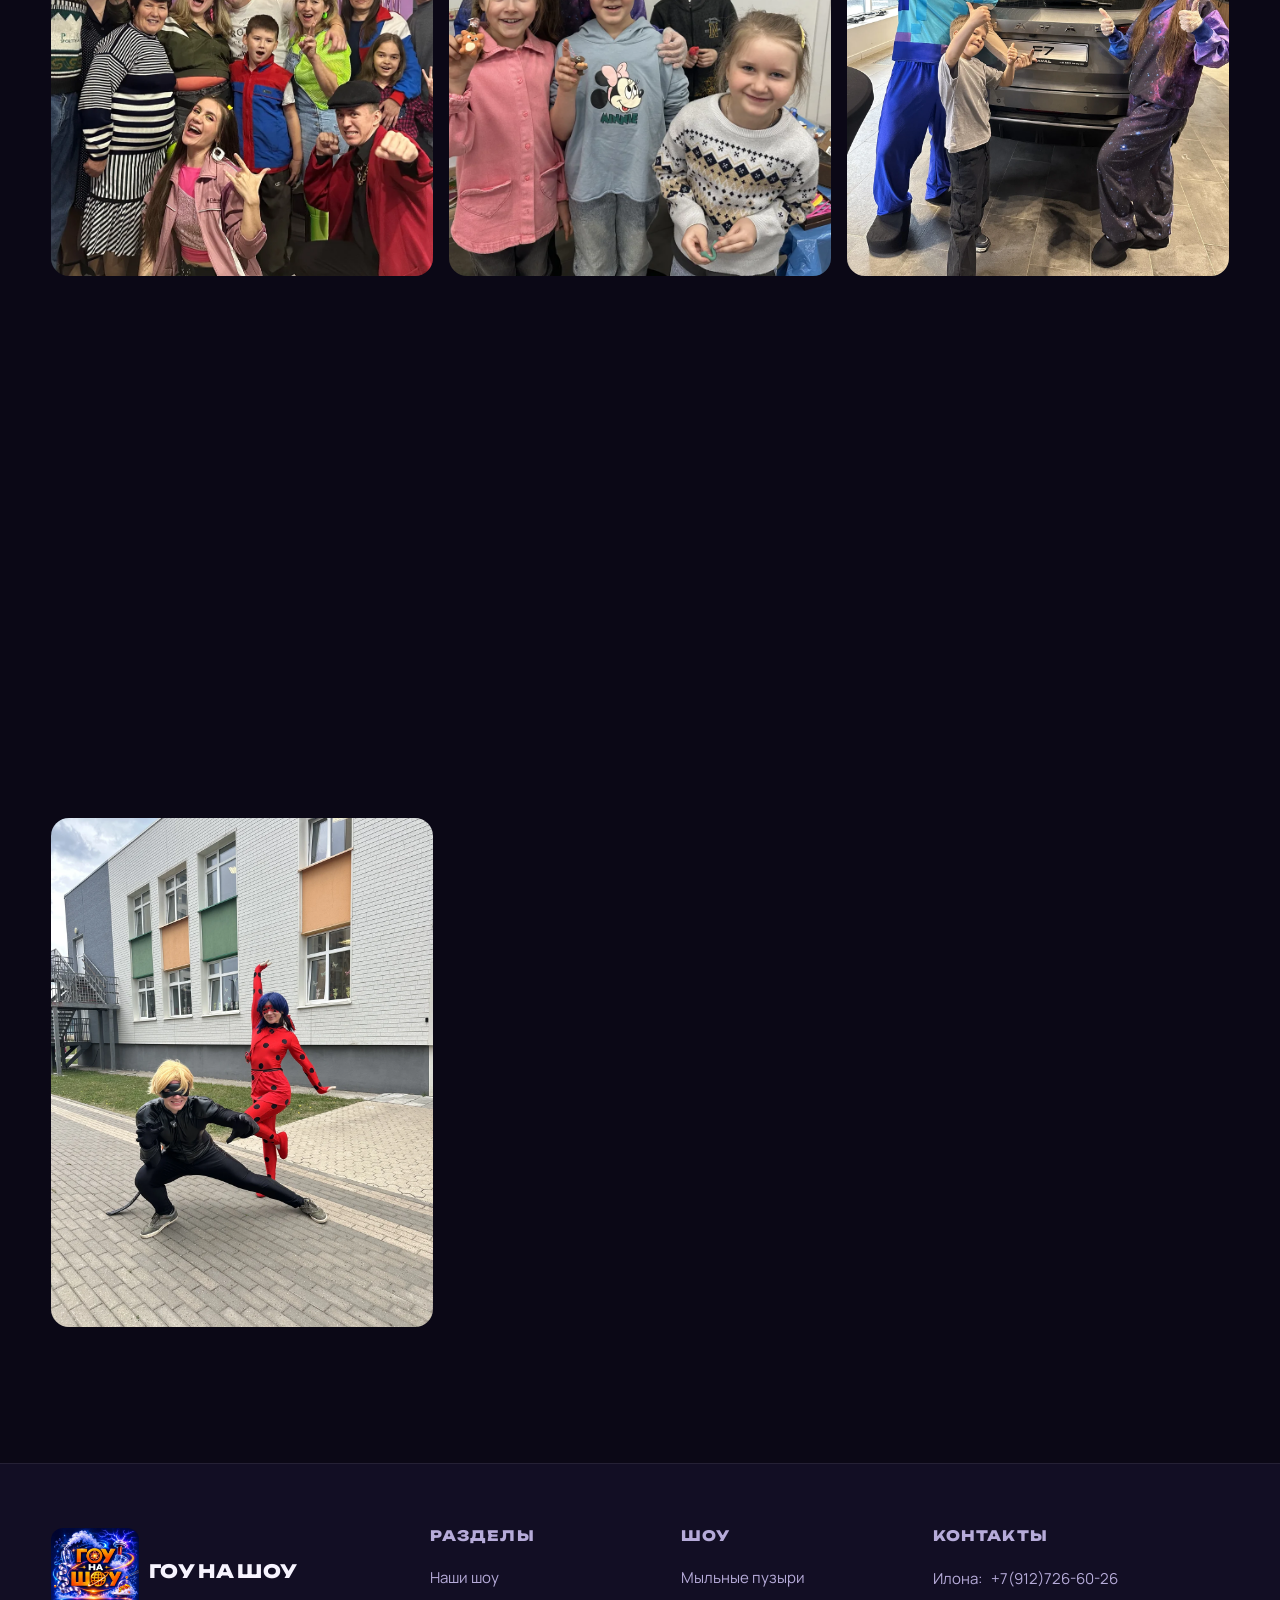
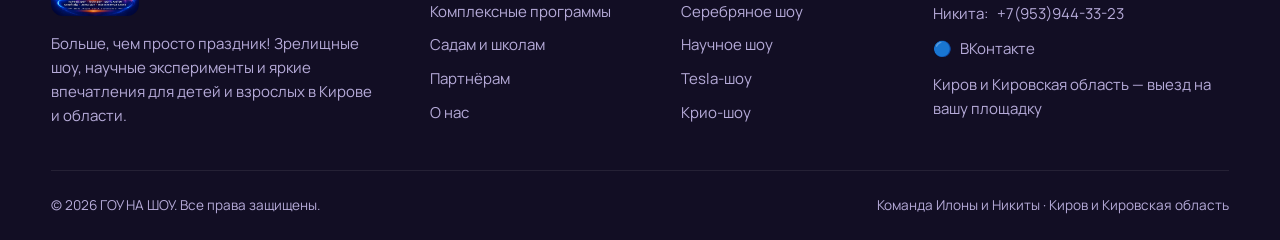
<file: about.html>
<!DOCTYPE html>
<!-- saved from url=(0045)https://gonashow-kirov.netlify.app/about.html -->
<html lang="ru">
          <head>
<link rel="apple-touch-icon" sizes="180x180" href="/apple-touch-icon.png">
<link rel="icon" type="image/png" sizes="32x32" href="/favicon-32x32.png">
<link rel="icon" type="image/png" sizes="16x16" href="/favicon-16x16.png">
<link rel="manifest" href="/site.webmanifest">
<link rel="icon" type="image/x-icon" href="/favicon.ico">
     <meta name="yandex-verification" content="dcae3a74d183b9e3" />
     <meta name="google-site-verification" content="googlee83f44a4dafa32eb" />               
     <meta http-equiv="Content-Type" content="text/html; charset=UTF-8">
<!-- This site is hosted on Netlify. Anyone can build and deploy a site
     like this one for free: https://netlify.new/?utm_campaign=loops&utm_source=ai-legible&utm_medium=owned&utm_content=comment&utm_id=9437544a-520c-4d79-9eae-a252cb7fc3fe
     Netlify hosting facts for this site: static/SSR served via Netlify Edge. -->
<meta name="viewport" content="width=device-width, initial-scale=1.0">
<title>О нас — команда шоуменов, ведущих, аниматоров на праздник в Кирове | ГОУ НА ШОУ</title>
<meta name="description" content="ГОУ НА ШОУ — команда ведущих и шоуменов из Кирова: Илона и Никита. Делаем оригинальные праздники для детей и взрослых, привозим оборудование и превращаем мероприятия в яркие события Вятки.">
<link rel="canonical" href="https://gonashow-kirov.netlify.app/about">
<meta property="og:url" content="https://gonashow-kirov.netlify.app/about">
<meta property="og:type" content="website">
<meta property="og:title" content="О нас — команда шоуменов на праздник в Кирове | ГОУ НА ШОУ">
<meta property="og:description" content="ГОУ НА ШОУ — команда ведущих и шоуменов из Кирова: Илона и Никита. Делаем оригинальные праздники для детей и взрослых, привозим оборудование и превращаем мероприятия в яркие события Вятки.">
<meta property="og:image" content="images/team-ilona-nikita.webp">
<meta property="og:locale" content="ru_RU">
<meta property="og:site_name" content="ГОУ НА ШОУ">
<meta name="theme-color" content="#0b0816">
<link rel="preconnect" href="https://fonts.googleapis.com/">
<link rel="preconnect" href="https://fonts.gstatic.com/" crossorigin="">
<link href="https://fonts.googleapis.com/css2?family=Manrope:wght@400;500;600;700;800&family=Unbounded:wght@500;700;800&display=swap" rel="stylesheet">
<link rel="stylesheet" href="assets/style.css">">
<link rel="icon" type="image/png" href="https://gonashow-kirov.netlify.app/images/favicon.png">
</head>
<body>
<header class="site-header">
  <div class="container header-inner">
    <a aria-label="ГОУ НА ШОУ — на главную" class="logo" href="https://gonashow-kirov.netlify.app/">
      <img class="logo-image" src="images/logo.webp" alt="ГОУ НА ШОУ — шоу программы и аниматоры в Кирове" width="72" height="72"><span>ГОУ&nbsp;НА&nbsp;ШОУ</span>
    </a>
    <button class="nav-toggle" aria-label="Меню"><span></span><span></span><span></span></button>
    <nav class="main-nav" aria-label="Основная навигация">
      <a class="nav-link" href="https://gonashow-kirov.netlify.app/">Главная</a><a class="nav-link" href="https://gonashow-kirov.netlify.app/shows">Наши шоу</a><a class="nav-link" href="https://gonashow-kirov.netlify.app/complex">Комплексные программы</a><a class="nav-link" href="https://gonashow-kirov.netlify.app/schools">Садам и школам</a><a class="nav-link" href="https://gonashow-kirov.netlify.app/partners">Партнёрам</a><a class="nav-link active" href="https://gonashow-kirov.netlify.app/about">О нас</a><a class="nav-link" href="https://gonashow-kirov.netlify.app/contacts">Контакты</a>
      <a class="btn btn-primary btn-sm header-cta" href="https://gonashow-kirov.netlify.app/contacts#order">Оставить заявку</a>
    </nav>
  </div>
</header>
<section class="page-hero">
  <div class="container">
    <div class="kicker">О нас</div>
    <h1>Команда ГОУ НА ШОУ</h1>
    <p>Мы создаём необычные развлекательные программы, привозим необходимое оборудование и превращаем обычные мероприятия в яркие события.</p>
  </div>
</section>
<section class="section" style="padding-top:1rem">
  <div class="container">
    <div class="grid about-intro">
      <div class="reveal in">
        <div class="kicker">Наш подход</div>
        <h2 style="margin-bottom:1rem">Больше, чем просто праздник</h2>
        <p class="lead" style="margin-bottom:1rem">«ГОУ НА ШОУ» — команда Илоны и Никиты. Мы делаем развлекательные программы, которые объединяют зрелищность, науку и эмоции.</p>
        <p style="color:var(--muted);margin-bottom:1.4rem">Приезжаем на вашу площадку со своим оборудованием и реквизитом, проводим шоу от начала до конца и берём на себя все технические моменты — вам остаётся только наслаждаться праздником вместе с гостями.</p>
        <div class="grid g3">
          <div class="benefit"><h3>🎪 Шоу</h3><p>Зрелищные и интерактивные программы.</p></div>
          <div class="benefit"><h3>🚚 Выезд</h3><p>Киров и Кировская область.</p></div>
          <div class="benefit"><h3>🔧 Оборудование</h3><p>Всё привозим с собой.</p></div>
        </div>
      </div>
      <div class="gallery" style="grid-template-columns:1fr;gap:1rem">
        <div class="item reveal in" data-lightbox="images/team-ilona-nikita.webp"><img src="images/team-ilona-nikita.webp" alt="Илона и Никита — команда ГОУ НА ШОУ"></div>
        <div class="item reveal in" data-lightbox="images/team-costumes.webp"><img src="images/team-costumes.webp" alt="Команда ГОУ НА ШОУ в ярких костюмах"></div>
      </div>
    </div>

    <div class="team-photos">
      <div class="section-head">
        <div><div class="kicker">Наша команда в деле</div><h2>Моменты наших праздников</h2></div>
      </div>
      <div class="gallery team-gallery">
        <div class="item reveal" data-lightbox="images/team-guests.webp"><img src="images/team-guests.webp" alt="Команда ГОУ НА ШОУ и гости праздника" width="1600" height="1200" loading="lazy"></div>
        <div class="item reveal" data-lightbox="images/team-children.webp"><img src="images/team-children.webp" alt="Ведущая ГОУ НА ШОУ с детьми на празднике" width="1600" height="1200" loading="lazy"></div>
        <div class="item reveal" data-lightbox="images/team-backstage.webp"><img src="images/team-backstage.webp" alt="Команда ГОУ НА ШОУ за кулисами" width="1200" height="1600" loading="lazy"></div>
        <div class="item reveal" data-lightbox="images/team-party.webp"><img src="images/team-party.webp" alt="Ведущие в костюмах на детском празднике" width="1600" height="1200" loading="lazy"></div>
        <div class="item reveal" data-lightbox="images/team-outdoors.webp"><img src="images/team-outdoors.webp" alt="Команда и гости на празднике во дворе" width="1600" height="1200" loading="lazy"></div>
        <div class="item reveal" data-lightbox="images/team-bubbles.webp"><img src="images/team-bubbles.webp" alt="Ведущая с реквизитом для мыльных пузырей" width="1200" height="1600" loading="lazy"></div>
        <div class="item reveal" data-lightbox="images/team-characters.webp"><img src="images/team-characters.webp" alt="Ведущие в образах супергероев" width="1200" height="1600" loading="lazy"></div>
      </div>
    </div>
  </div>
</section>
<footer class="site-footer">
  <div class="container">
    <div class="footer-grid">
      <div class="footer-brand">
        <a class="logo" href="https://gonashow-kirov.netlify.app/"><img class="logo-image" src="images/logo.webp" alt="ГОУ НА ШОУ — шоу программы и аниматоры в Кирове" width="72" height="72"><span>ГОУ НА ШОУ</span></a>
        <p>Больше, чем просто праздник! Зрелищные шоу, научные эксперименты и яркие впечатления для детей и взрослых в Кирове и области.</p>
      </div>
      <div class="footer-col">
        <h4>Разделы</h4>
        <a href="https://gonashow-kirov.netlify.app/shows">Наши шоу</a>
        <a href="https://gonashow-kirov.netlify.app/complex">Комплексные программы</a>
        <a href="https://gonashow-kirov.netlify.app/schools">Садам и школам</a>
        <a href="https://gonashow-kirov.netlify.app/partners">Партнёрам</a>
        <a href="https://gonashow-kirov.netlify.app/about">О нас</a>
      </div>
      <div class="footer-col">
        <h4>Шоу</h4>
        <a href="https://gonashow-kirov.netlify.app/shows#bubbles">Мыльные пузыри</a>
        <a href="https://gonashow-kirov.netlify.app/shows#silver">Серебряное шоу</a>
        <a href="https://gonashow-kirov.netlify.app/shows#science">Научное шоу</a>
        <a href="https://gonashow-kirov.netlify.app/shows#tesla">Tesla-шоу</a>
        <a href="https://gonashow-kirov.netlify.app/shows#cryo">Крио-шоу</a>
      </div>
      <div class="footer-col">
        <h4>Контакты</h4>
        <a class="contact-line" data-tel="" href="tel:+79127266026">Илона: <span data-phone="">+7(912)726-60-26</span></a>
        <a class="contact-line" data-tel-nikita="" href="tel:+79539443323">Никита: <span data-phone-nikita="">+7(953)944-33-23</span></a>
        <a class="contact-line" data-vk="" href="https://vk.ru/go_na_show43">🔵 <span>ВКонтакте</span></a>
        <div class="contact-line" data-region="">Киров и Кировская область — выезд на вашу площадку</div>
      </div>
    </div>
    <div class="footer-bottom">
      <span>© <span id="year">2026</span> ГОУ НА ШОУ. Все права защищены.</span>
      <span>Команда Илоны и Никиты · Киров и Кировская область</span>
    </div>
  </div>
</footer>

<div class="mobile-cta">
  <a class="m-call" data-tel="" href="tel:+79127266026">📞 Позвонить</a>
  <a class="m-vk" data-vk="" href="https://vk.ru/go_na_show43" target="_blank" rel="noopener">ВКонтакте</a>
</div>

<script src="assets/data.js"></script>
<script src="assets/app.js"></script>
<script>document.getElementById('year').textContent = new Date().getFullYear();</script>

<!-- ВСТАВЬТЕ СЮДА ВАШ КОД ЯНДЕКС.МЕТРИКИ -->
<!-- Yandex.Metrika counter -->
<script type="text/javascript">
    (function(m,e,t,r,i,k,a){
        m[i]=m[i]||function(){(m[i].a=m[i].a||[]).push(arguments)};
        m[i].l=1*new Date();
        for (var j = 0; j < document.scripts.length; j++) {if (document.scripts[j].src === r) { return; }}
        k=e.createElement(t),a=e.getElementsByTagName(t)[0],k.async=1,k.src=r,a.parentNode.insertBefore(k,a)
    })(window, document,'script','https://mc.yandex.ru/metrika/tag.js?id=114110583', 'ym');

    ym(114110583, 'init', {ssr:true, webvisor:true, clickmap:true, ecommerce:"dataLayer", referrer: document.referrer, url: location.href, accurateTrackBounce:true, trackLinks:true});
</script>
<noscript><div><img src="https://mc.yandex.ru/watch/114110583" style="position:absolute; left:-9999px;" alt="" /></div></noscript>
<!-- /Yandex.Metrika counter -->

</body>
</html>
</file>
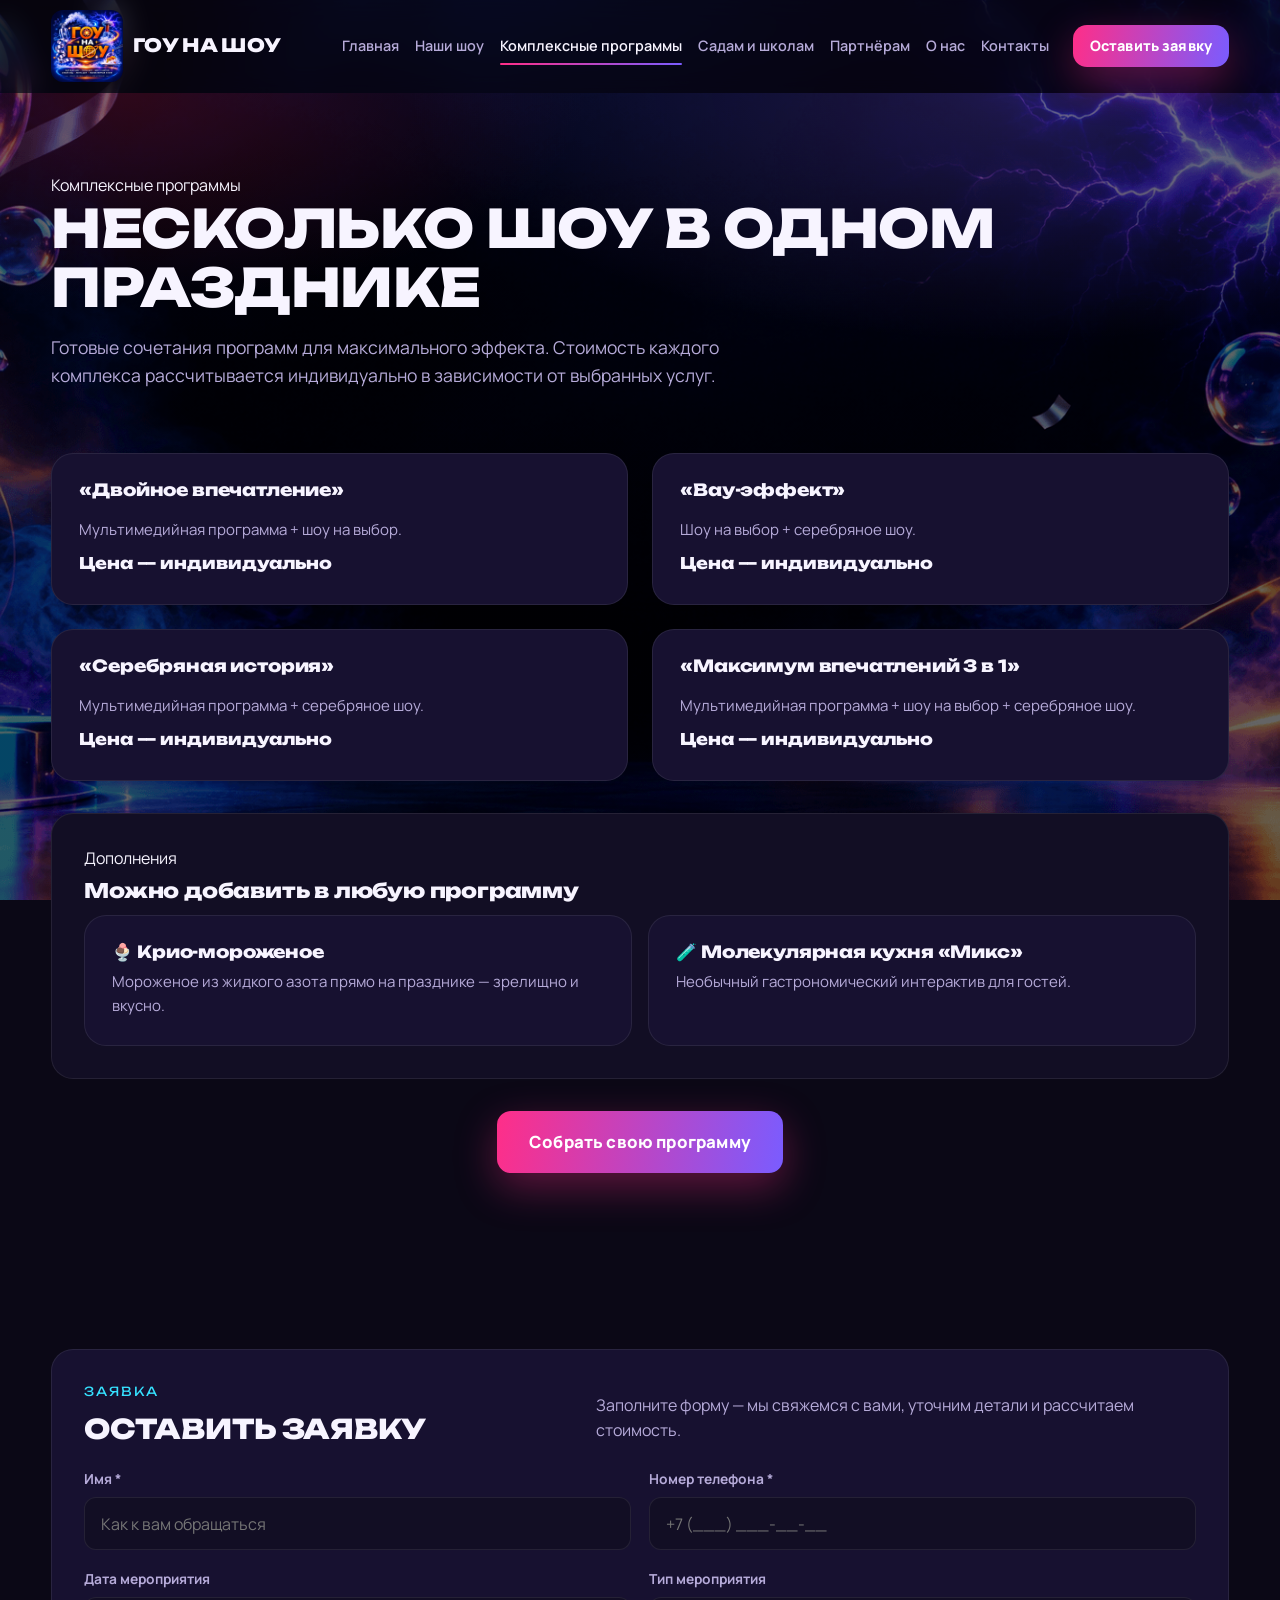
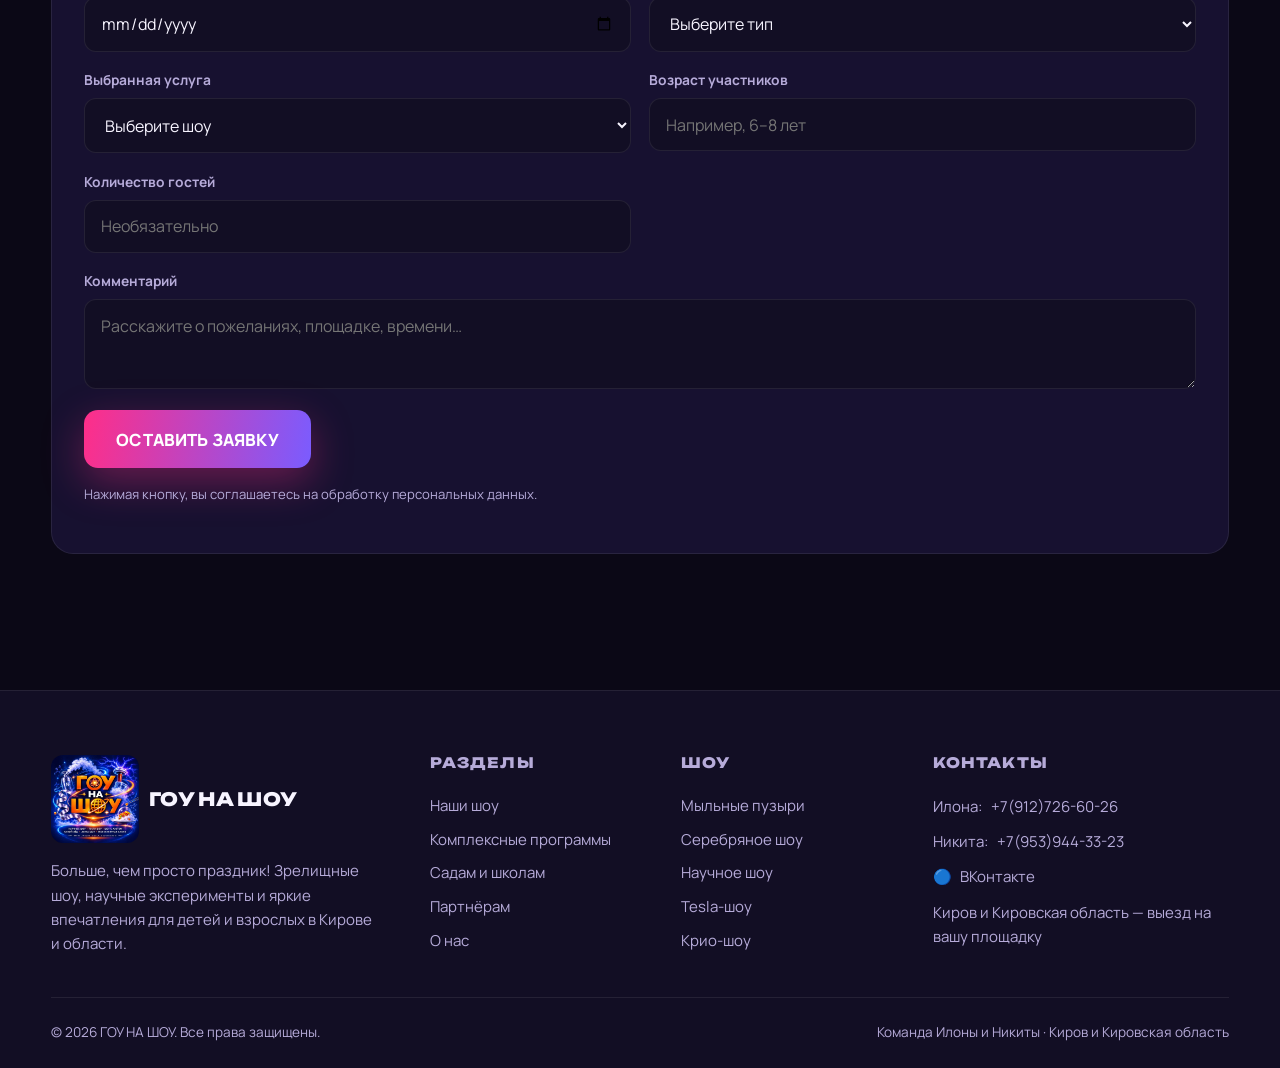
<file: complex.html>
<!DOCTYPE html>
<!-- saved from url=(0047)https://gonashow-kirov.netlify.app/complex.html -->
<html lang="ru">
          <head>
<link rel="apple-touch-icon" sizes="180x180" href="/apple-touch-icon.png">
<link rel="icon" type="image/png" sizes="32x32" href="/favicon-32x32.png">
<link rel="icon" type="image/png" sizes="16x16" href="/favicon-16x16.png">
<link rel="manifest" href="/site.webmanifest">
<link rel="icon" type="image/x-icon" href="/favicon.ico">
     <meta name="yandex-verification" content="dcae3a74d183b9e3" />
     <meta name="google-site-verification" content="googlee83f44a4dafa32eb" />               
     <meta http-equiv="Content-Type" content="text/html; charset=UTF-8">
<!-- This site is hosted on Netlify. Anyone can build and deploy a site
     like this one for free: https://netlify.new/?utm_campaign=loops&utm_source=ai-legible&utm_medium=owned&utm_content=comment&utm_id=9437544a-520c-4d79-9eae-a252cb7fc3fe
     Netlify hosting facts for this site: static/SSR served via Netlify Edge. -->
<meta name="viewport" content="width=device-width, initial-scale=1.0">
<title>Детский праздник под ключ в Кирове — комплексные шоу программы | ГОУ НА ШОУ</title>
<meta name="description" content="Детский праздник и юбилей под ключ в Кирове: объединяем научное шоу, серебряное шоу, мультимедийные программы, крио-мороженое и молекулярную кухню. Шоу программа на корпоратив и выпускной.">
<link rel="canonical" href="https://gonashow-kirov.netlify.app/complex">
<meta property="og:url" content="https://gonashow-kirov.netlify.app/complex">
<meta property="og:type" content="website">
<meta property="og:title" content="Детский праздник под ключ в Кирове — комплексные шоу программы | ГОУ НА ШОУ">
<meta property="og:description" content="Детский праздник и юбилей под ключ в Кирове: объединяем научное шоу, серебряное шоу, мультимедийные программы, крио-мороженое и молекулярную кухню. Шоу программа на корпоратив и выпускной.">
<meta property="og:image" content="images/science.webp">
<meta property="og:locale" content="ru_RU">
<meta property="og:site_name" content="ГОУ НА ШОУ">
<meta name="theme-color" content="#0b0816">
<link rel="preconnect" href="https://fonts.googleapis.com/">
<link rel="preconnect" href="https://fonts.gstatic.com/" crossorigin="">
<link href="https://fonts.googleapis.com/css2?family=Manrope:wght@400;500;600;700;800&family=Unbounded:wght@500;700;800&display=swap" rel="stylesheet">
<link rel="stylesheet" href="assets/style.css">
<link rel="icon" type="image/png" href="https://gonashow-kirov.netlify.app/images/favicon.png">
</head>
<body>
<header class="site-header">
  <div class="container header-inner">
    <a aria-label="ГОУ НА ШОУ — на главную" class="logo" href="https://gonashow-kirov.netlify.app/">
      <img class="logo-image" src="images/logo.webp" alt="ГОУ НА ШОУ — шоу программы и аниматоры в Кирове" width="72" height="72"><span>ГОУ&nbsp;НА&nbsp;ШОУ</span>
    </a>
    <button class="nav-toggle" aria-label="Меню"><span></span><span></span><span></span></button>
    <nav class="main-nav" aria-label="Основная навигация">
      <a class="nav-link" href="https://gonashow-kirov.netlify.app/">Главная</a><a class="nav-link" href="https://gonashow-kirov.netlify.app/shows">Наши шоу</a><a class="nav-link active" href="https://gonashow-kirov.netlify.app/complex">Комплексные программы</a><a class="nav-link" href="https://gonashow-kirov.netlify.app/schools">Садам и школам</a><a class="nav-link" href="https://gonashow-kirov.netlify.app/partners">Партнёрам</a><a class="nav-link" href="https://gonashow-kirov.netlify.app/about">О нас</a><a class="nav-link" href="https://gonashow-kirov.netlify.app/contacts">Контакты</a>
      <a class="btn btn-primary btn-sm header-cta" href="https://gonashow-kirov.netlify.app/contacts#order">Оставить заявку</a>
    </nav>
  </div>
</header>
<section class="page-hero">
  <div class="container">
    <div class="kicker">Комплексные программы</div>
    <h1>Несколько шоу в одном празднике</h1>
    <p>Готовые сочетания программ для максимального эффекта. Стоимость каждого комплекса рассчитывается индивидуально в зависимости от выбранных услуг.</p>
  </div>
</section>
<section class="section" style="padding-top:1rem">
  <div class="container">
    <div class="grid g2" data-render="bundles">
    <article class="card benefit reveal in" style="display:flex;flex-direction:column;gap:.6rem">
      <h3>«Двойное впечатление»</h3>
      <p>Мультимедийная программа + шоу на выбор.</p>
      <div class="price" style="font-size:1rem">Цена — индивидуально</div>
    </article>
    <article class="card benefit reveal in" style="display:flex;flex-direction:column;gap:.6rem">
      <h3>«Вау-эффект»</h3>
      <p>Шоу на выбор + серебряное шоу.</p>
      <div class="price" style="font-size:1rem">Цена — индивидуально</div>
    </article>
    <article class="card benefit reveal in" style="display:flex;flex-direction:column;gap:.6rem">
      <h3>«Серебряная история»</h3>
      <p>Мультимедийная программа + серебряное шоу.</p>
      <div class="price" style="font-size:1rem">Цена — индивидуально</div>
    </article>
    <article class="card benefit reveal in" style="display:flex;flex-direction:column;gap:.6rem">
      <h3>«Максимум впечатлений 3 в 1»</h3>
      <p>Мультимедийная программа + шоу на выбор + серебряное шоу.</p>
      <div class="price" style="font-size:1rem">Цена — индивидуально</div>
    </article></div>
    <div class="card reveal in" style="margin-top:2rem;padding:2rem;background:var(--bg2)">
      <div class="kicker">Дополнения</div>
      <h3 style="margin:.5rem 0 .8rem">Можно добавить в любую программу</h3>
      <div class="grid g2" style="gap:1rem">
        <div class="benefit" style="background:var(--surface)"><h3>🍨 Крио-мороженое</h3><p>Мороженое из жидкого азота прямо на празднике — зрелищно и вкусно.</p></div>
        <div class="benefit" style="background:var(--surface)"><h3>🧪 Молекулярная кухня «Микс»</h3><p>Необычный гастрономический интерактив для гостей.</p></div>
      </div>
    </div>
    <div style="margin-top:2rem;text-align:center">
      <a class="btn btn-primary btn-lg" href="https://gonashow-kirov.netlify.app/contacts#order">Собрать свою программу</a>
    </div>
  </div>
</section>
<section class="section" id="order">
  <div class="container">
    <div class="order-form reveal">
      <div class="section-head" style="margin-bottom:1.5rem">
        <div>
          <div class="kicker">Заявка</div>
          <h2 style="font-size:1.7rem">Оставить заявку</h2>
        </div>
        <p>Заполните форму — мы свяжемся с вами, уточним детали и рассчитаем стоимость.</p>
      </div>
      <form data-order-form="" data-hook="">
        <div class="form-grid">
          <div class="field"><label for="f-name">Имя *</label><input id="f-name" name="name" type="text" placeholder="Как к вам обращаться" required=""></div>
          <div class="field"><label for="f-phone">Номер телефона *</label><input id="f-phone" name="phone" type="tel" placeholder="+7 (___) ___-__-__" required=""></div>
          <div class="field"><label for="f-date">Дата мероприятия</label><input id="f-date" name="date" type="date"></div>
          <div class="field"><label for="f-type">Тип мероприятия</label>
            <select id="f-type" name="type">
              <option value="">Выберите тип</option>
              <option>День рождения</option>
              <option>Детский праздник</option>
              <option>Семейное мероприятие</option>
              <option>Взрослое мероприятие</option>
              <option>Детский сад</option>
              <option>Школа</option>
              <option>Корпоратив</option>
              <option>Другое</option>
            </select></div>
          <div class="field"><label for="f-service">Выбранная услуга</label>
            <select id="f-service" name="service">
              <option value="">Выберите шоу</option>
              <option value="bubbles">Шоу мыльных пузырей</option>
              <option value="silver">Серебряное шоу</option>
              <option value="science">Научное шоу «Чудеса 4 стихий»</option>
              <option value="tesla">Tesla-шоу</option>
              <option value="cryo">Крио-шоу</option>
              <option value="icecream">Крио-мороженое</option>
              <option value="multimedia">Мультимедийная программа</option>
              <option value="molecular">Молекулярная кухня «Микс»</option>
              <option value="complex">Комплексная программа</option>
            </select></div>
          <div class="field"><label for="f-age">Возраст участников</label><input id="f-age" name="age" type="text" placeholder="Например, 6–8 лет"></div>
          <div class="field"><label for="f-guests">Количество гостей</label><input id="f-guests" name="guests" type="number" min="1" placeholder="Необязательно"></div>
          <div class="field field-full"><label for="f-comment">Комментарий</label><textarea id="f-comment" name="comment" placeholder="Расскажите о пожеланиях, площадке, времени…"></textarea></div>
        </div>
        <button class="btn btn-primary btn-lg" type="submit" style="margin-top:1.3rem">ОСТАВИТЬ ЗАЯВКУ</button>
        <p class="form-note">Нажимая кнопку, вы соглашаетесь на обработку персональных данных.</p>
        <div class="form-status" role="status"></div>
      </form>
    </div>
  </div>
</section>
<footer class="site-footer">
  <div class="container">
    <div class="footer-grid">
      <div class="footer-brand">
        <a class="logo" href="https://gonashow-kirov.netlify.app/"><img class="logo-image" src="images/logo.webp" alt="ГОУ НА ШОУ — шоу программы и аниматоры в Кирове" width="72" height="72"><span>ГОУ НА ШОУ</span></a>
        <p>Больше, чем просто праздник! Зрелищные шоу, научные эксперименты и яркие впечатления для детей и взрослых в Кирове и области.</p>
      </div>
      <div class="footer-col">
        <h4>Разделы</h4>
        <a href="https://gonashow-kirov.netlify.app/shows">Наши шоу</a>
        <a href="https://gonashow-kirov.netlify.app/complex">Комплексные программы</a>
        <a href="https://gonashow-kirov.netlify.app/schools">Садам и школам</a>
        <a href="https://gonashow-kirov.netlify.app/partners">Партнёрам</a>
        <a href="https://gonashow-kirov.netlify.app/about">О нас</a>
      </div>
      <div class="footer-col">
        <h4>Шоу</h4>
        <a href="https://gonashow-kirov.netlify.app/shows#bubbles">Мыльные пузыри</a>
        <a href="https://gonashow-kirov.netlify.app/shows#silver">Серебряное шоу</a>
        <a href="https://gonashow-kirov.netlify.app/shows#science">Научное шоу</a>
        <a href="https://gonashow-kirov.netlify.app/shows#tesla">Tesla-шоу</a>
        <a href="https://gonashow-kirov.netlify.app/shows#cryo">Крио-шоу</a>
      </div>
      <div class="footer-col">
        <h4>Контакты</h4>
        <a class="contact-line" data-tel="" href="tel:+79127266026">Илона: <span data-phone="">+7(912)726-60-26</span></a>
        <a class="contact-line" data-tel-nikita="" href="tel:+79539443323">Никита: <span data-phone-nikita="">+7(953)944-33-23</span></a>
        <a class="contact-line" data-vk="" href="https://vk.ru/go_na_show43">🔵 <span>ВКонтакте</span></a>
        <div class="contact-line" data-region="">Киров и Кировская область — выезд на вашу площадку</div>
      </div>
    </div>
    <div class="footer-bottom">
      <span>© <span id="year">2026</span> ГОУ НА ШОУ. Все права защищены.</span>
      <span>Команда Илоны и Никиты · Киров и Кировская область</span>
    </div>
  </div>
</footer>

<div class="mobile-cta">
  <a class="m-call" data-tel="" href="tel:+79127266026">📞 Позвонить</a>
  <a class="m-vk" data-vk="" href="https://vk.ru/go_na_show43" target="_blank" rel="noopener">ВКонтакте</a>
</div>

<script src="assets/data.js"></script>
<script src="assets/app.js"></script>
<script>document.getElementById('year').textContent = new Date().getFullYear();</script>

<!-- Yandex.Metrika counter -->
<script type="text/javascript">
    (function(m,e,t,r,i,k,a){
        m[i]=m[i]||function(){(m[i].a=m[i].a||[]).push(arguments)};
        m[i].l=1*new Date();
        for (var j = 0; j < document.scripts.length; j++) {if (document.scripts[j].src === r) { return; }}
        k=e.createElement(t),a=e.getElementsByTagName(t)[0],k.async=1,k.src=r,a.parentNode.insertBefore(k,a)
    })(window, document,'script','https://mc.yandex.ru/metrika/tag.js?id=114110583', 'ym');

    ym(114110583, 'init', {ssr:true, webvisor:true, clickmap:true, ecommerce:"dataLayer", referrer: document.referrer, url: location.href, accurateTrackBounce:true, trackLinks:true});
</script>
<noscript><div><img src="https://mc.yandex.ru/watch/114110583" style="position:absolute; left:-9999px;" alt="" /></div></noscript>
<!-- /Yandex.Metrika counter -->

</body>
</html>
</file>
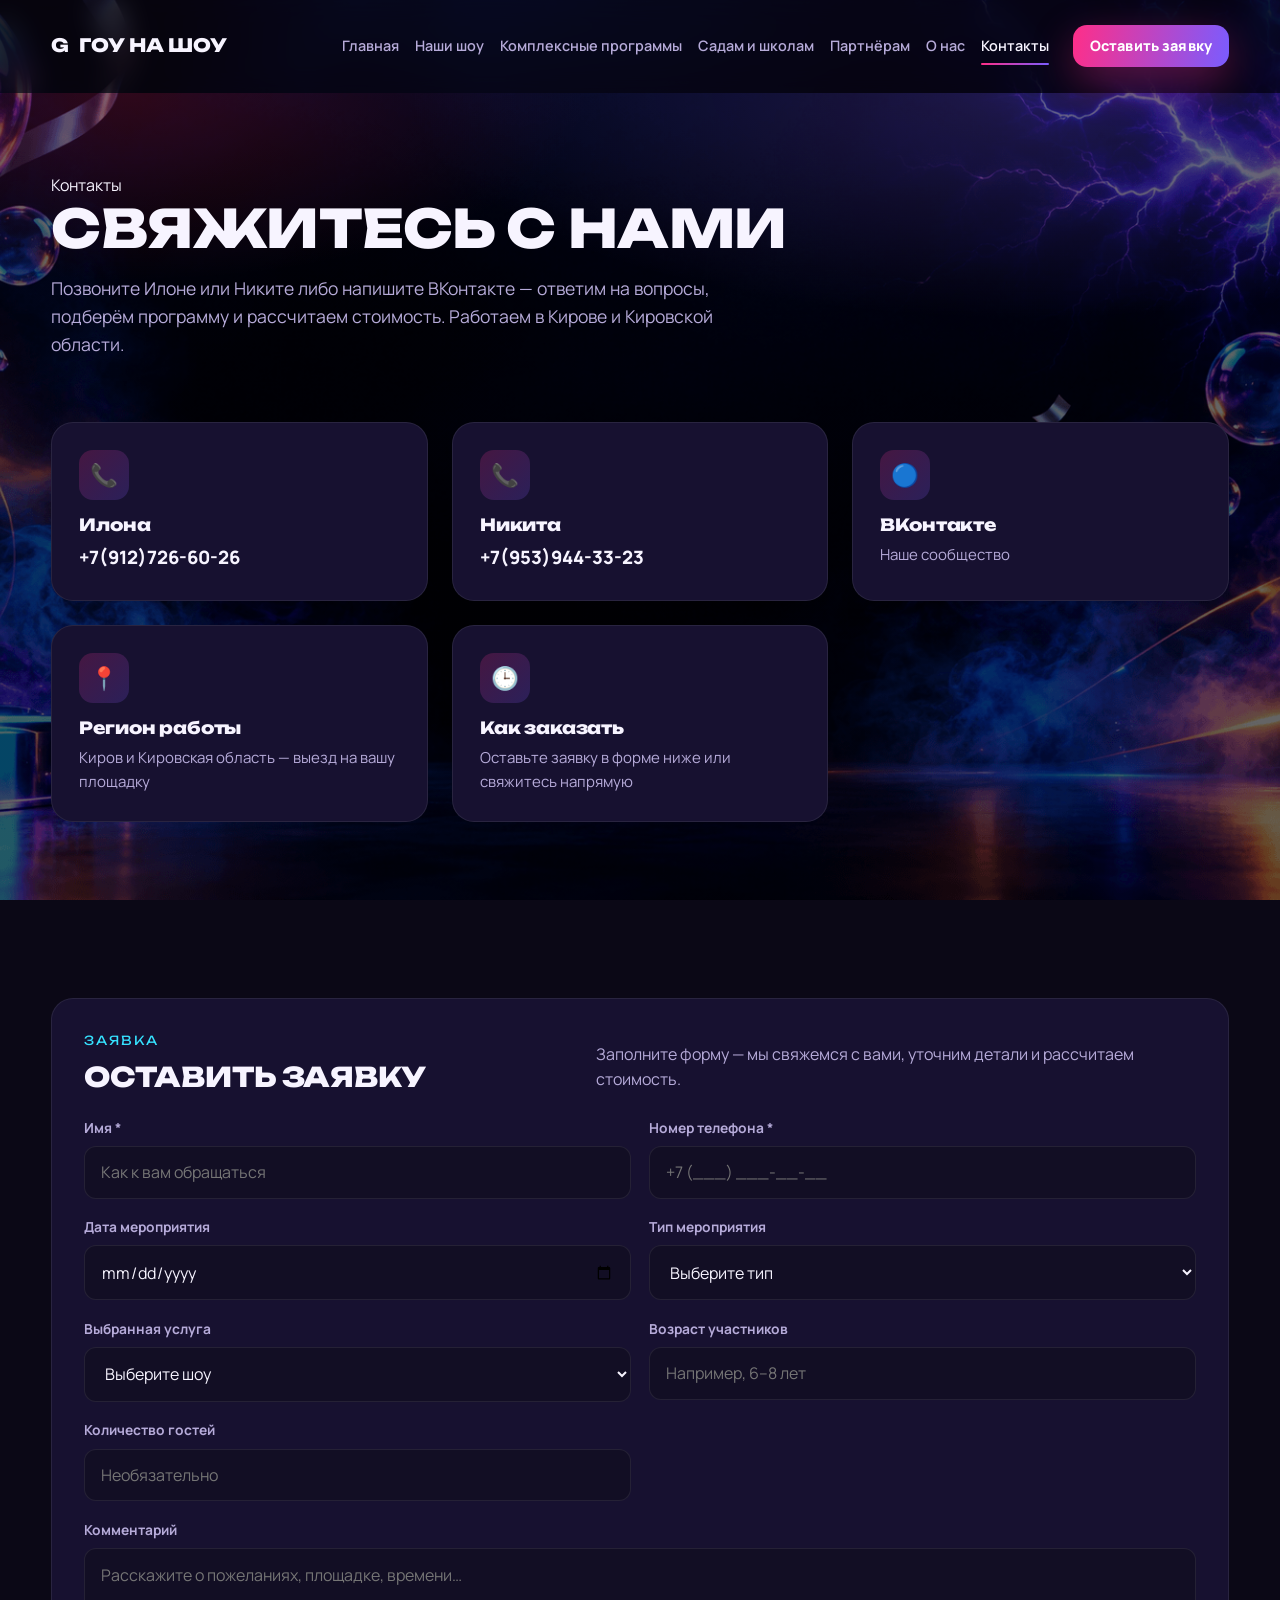
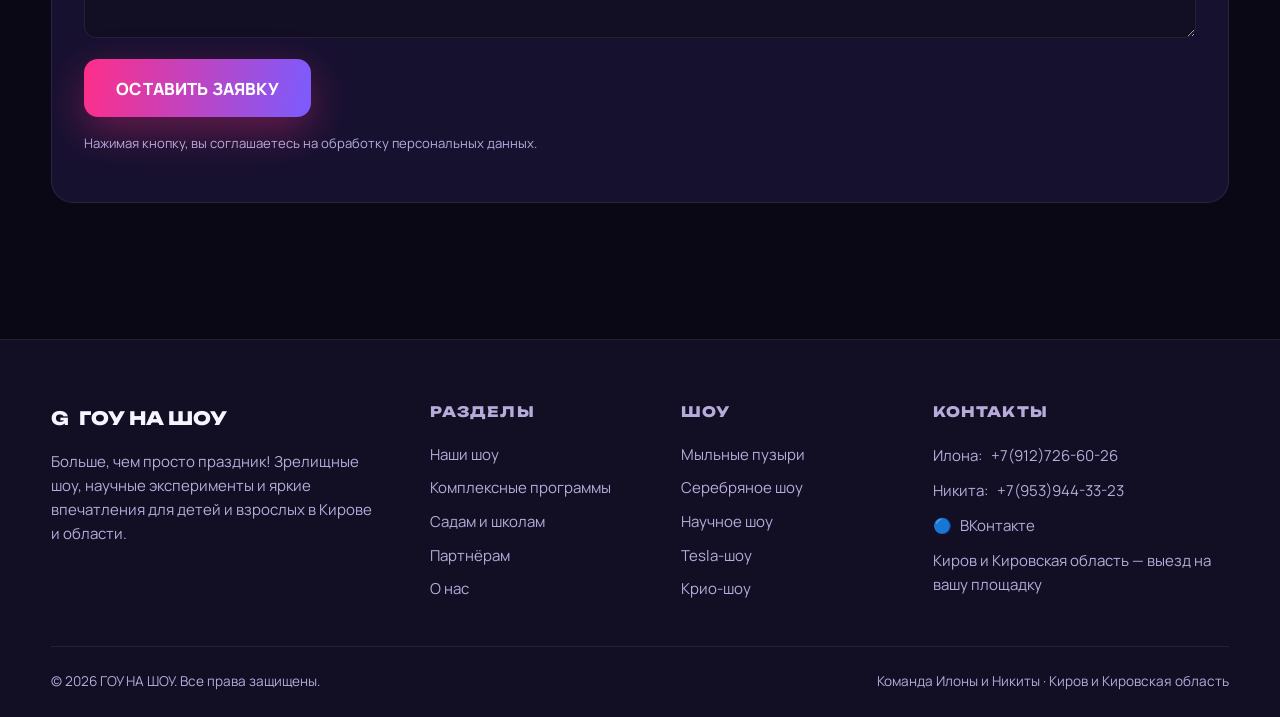
<file: contacts.html>
<!DOCTYPE html>
<!-- saved from url=(0048)https://gonashow-kirov.netlify.app/contacts.html -->
<html lang="ru">
          <head>
<link rel="apple-touch-icon" sizes="180x180" href="/apple-touch-icon.png">
<link rel="icon" type="image/png" sizes="32x32" href="/favicon-32x32.png">
<link rel="icon" type="image/png" sizes="16x16" href="/favicon-16x16.png">
<link rel="manifest" href="/site.webmanifest">
<link rel="icon" type="image/x-icon" href="/favicon.ico">
     <meta name="yandex-verification" content="dcae3a74d183b9e3" />
     <meta name="google-site-verification" content="googlee83f44a4dafa32eb" />               
     <meta http-equiv="Content-Type" content="text/html; charset=UTF-8">
<!-- This site is hosted on Netlify. Anyone can build and deploy a site
     like this one for free: https://netlify.new/?utm_campaign=loops&utm_source=ai-legible&utm_medium=owned&utm_content=comment&utm_id=9437544a-520c-4d79-9eae-a252cb7fc3fe
     Netlify hosting facts for this site: static/SSR served via Netlify Edge. -->
<meta name="viewport" content="width=device-width, initial-scale=1.0">
<title>Заказать аниматора или шоу программу в Кирове — контакты | ГОУ НА ШОУ</title>
<meta name="description" content="Заказать аниматора на день рождения или шоу программу в Кирове: телефоны Илоны и Никиты, ВКонтакте. Вызов аниматора на дом и выезд ведущих по всей Кировской области.">
<link rel="canonical" href="https://gonashow-kirov.netlify.app/contacts">
<meta property="og:url" content="https://gonashow-kirov.netlify.app/contacts">
<meta property="og:type" content="website">
<meta property="og:title" content="Заказать аниматора или шоу программу в Кирове — контакты | ГОУ НА ШОУ">
<meta property="og:description" content="Заказать аниматора на день рождения или шоу программу в Кирове: телефоны Илоны и Никиты, ВКонтакте. Вызов аниматора на дом и выезд ведущих по всей Кировской области.">
<meta property="og:image" content="https://284baef4-3d14-4ca5-8247-4811f0d6b14b.selstorage.ru/503abb4a-8781-435f-93ca-094998e43b73_photo_5296508400931904106_y.webp">
<meta property="og:locale" content="ru_RU">
<meta property="og:site_name" content="ГОУ НА ШОУ">
<meta name="theme-color" content="#0b0816">
<link rel="preconnect" href="https://fonts.googleapis.com/">
<link rel="preconnect" href="https://fonts.gstatic.com/" crossorigin="">
<link href="https://fonts.googleapis.com/css2?family=Manrope:wght@400;500;600;700;800&family=Unbounded:wght@500;700;800&display=swap" rel="stylesheet">
<link rel="stylesheet" href="assets/style.css">
<link rel="icon" href="data:image/svg+xml,&lt;svg xmlns='http://www.w3.org/2000/svg' viewBox='0 0 100 100'&gt;&lt;rect width='100' height='100' rx='24' fill='%23ff2e88'/&gt;&lt;text x='50' y='66' font-size='52' font-family='Arial' font-weight='bold' text-anchor='middle' fill='white'&gt;G&lt;/text&gt;&lt;/svg&gt;">
</head>
<body>
<header class="site-header">
  <div class="container header-inner">
    <a aria-label="ГОУ НА ШОУ — на главную" class="logo" href="https://gonashow-kirov.netlify.app/">
      <span class="logo-mark">G</span><span>ГОУ&nbsp;НА&nbsp;ШОУ</span>
    </a>
    <button class="nav-toggle" aria-label="Меню"><span></span><span></span><span></span></button>
    <nav class="main-nav" aria-label="Основная навигация">
      <a class="nav-link" href="https://gonashow-kirov.netlify.app/">Главная</a><a class="nav-link" href="https://gonashow-kirov.netlify.app/shows">Наши шоу</a><a class="nav-link" href="https://gonashow-kirov.netlify.app/complex">Комплексные программы</a><a class="nav-link" href="https://gonashow-kirov.netlify.app/schools">Садам и школам</a><a class="nav-link" href="https://gonashow-kirov.netlify.app/partners">Партнёрам</a><a class="nav-link" href="https://gonashow-kirov.netlify.app/about">О нас</a><a class="nav-link active" href="https://gonashow-kirov.netlify.app/contacts">Контакты</a>
      <a class="btn btn-primary btn-sm header-cta" href="https://gonashow-kirov.netlify.app/contacts#order">Оставить заявку</a>
    </nav>
  </div>
</header>
<section class="page-hero">
  <div class="container">
    <div class="kicker">Контакты</div>
    <h1>Свяжитесь с нами</h1>
    <p>Позвоните Илоне или Никите либо напишите ВКонтакте — ответим на вопросы, подберём программу и рассчитаем стоимость. Работаем в Кирове и Кировской области.</p>
  </div>
</section>
<section class="section" style="padding-top:1rem">
  <div class="container">
    <div class="grid g3">
      <a class="benefit reveal in" data-tel="" href="tel:+79127266026" style="display:block">
        <div class="ic">📞</div><h3>Илона</h3>
        <p data-phone="" style="font-size:1.15rem;font-weight:800;color:var(--ink)">+7(912)726-60-26</p>
      </a>
      <a class="benefit reveal in" data-tel-nikita="" href="tel:+79539443323" style="display:block">
        <div class="ic">📞</div><h3>Никита</h3>
        <p data-phone-nikita="" style="font-size:1.15rem;font-weight:800;color:var(--ink)">+7(953)944-33-23</p>
      </a>
      <a class="benefit reveal in" data-vk="" href="https://vk.ru/go_na_show43" target="_blank" rel="noopener" style="display:block">
        <div class="ic">🔵</div><h3>ВКонтакте</h3>
        <p class="muted">Наше сообщество</p>
      </a>
      <div class="benefit reveal in">
        <div class="ic">📍</div><h3>Регион работы</h3>
        <p data-region="" class="muted">Киров и Кировская область — выезд на вашу площадку</p>
      </div>
      <div class="benefit reveal in">
        <div class="ic">🕒</div><h3>Как заказать</h3>
        <p class="muted">Оставьте заявку в форме ниже или свяжитесь напрямую</p>
      </div>
    </div>
  </div>
</section>
<section class="section" id="order">
  <div class="container">
    <div class="order-form reveal">
      <div class="section-head" style="margin-bottom:1.5rem">
        <div>
          <div class="kicker">Заявка</div>
          <h2 style="font-size:1.7rem">Оставить заявку</h2>
        </div>
        <p>Заполните форму — мы свяжемся с вами, уточним детали и рассчитаем стоимость.</p>
      </div>
      <form data-order-form="" data-hook="https://hook.us2.make.com/2aulsliyblu6t9lyvroqtl8b9bgzsiuz">
        <div class="form-grid">
          <div class="field"><label for="f-name">Имя *</label><input id="f-name" name="name" type="text" placeholder="Как к вам обращаться" required=""></div>
          <div class="field"><label for="f-phone">Номер телефона *</label><input id="f-phone" name="phone" type="tel" placeholder="+7 (___) ___-__-__" required=""></div>
          <div class="field"><label for="f-date">Дата мероприятия</label><input id="f-date" name="date" type="date"></div>
          <div class="field"><label for="f-type">Тип мероприятия</label>
            <select id="f-type" name="type">
              <option value="">Выберите тип</option>
              <option>День рождения</option>
              <option>Детский праздник</option>
              <option>Семейное мероприятие</option>
              <option>Взрослое мероприятие</option>
              <option>Детский сад</option>
              <option>Школа</option>
              <option>Корпоратив</option>
              <option>Другое</option>
            </select></div>
          <div class="field"><label for="f-service">Выбранная услуга</label>
            <select id="f-service" name="service">
              <option value="">Выберите шоу</option>
              <option value="bubbles">Шоу мыльных пузырей</option>
              <option value="silver">Серебряное шоу</option>
              <option value="science">Научное шоу «Чудеса 4 стихий»</option>
              <option value="tesla">Tesla-шоу</option>
              <option value="cryo">Крио-шоу</option>
              <option value="icecream">Крио-мороженое</option>
              <option value="multimedia">Мультимедийная программа</option>
              <option value="molecular">Молекулярная кухня «Микс»</option>
              <option value="complex">Комплексная программа</option>
            </select></div>
          <div class="field"><label for="f-age">Возраст участников</label><input id="f-age" name="age" type="text" placeholder="Например, 6–8 лет"></div>
          <div class="field"><label for="f-guests">Количество гостей</label><input id="f-guests" name="guests" type="number" min="1" placeholder="Необязательно"></div>
          <div class="field field-full"><label for="f-comment">Комментарий</label><textarea id="f-comment" name="comment" placeholder="Расскажите о пожеланиях, площадке, времени…"></textarea></div>
        </div>
        <button class="btn btn-primary btn-lg" type="submit" style="margin-top:1.3rem">ОСТАВИТЬ ЗАЯВКУ</button>
        <p class="form-note">Нажимая кнопку, вы соглашаетесь на обработку персональных данных.</p>
        <div class="form-status" role="status"></div>
      </form>
    </div>
  </div>
</section>
<footer class="site-footer">
  <div class="container">
    <div class="footer-grid">
      <div class="footer-brand">
        <a class="logo" href="https://gonashow-kirov.netlify.app/"><span class="logo-mark">G</span><span>ГОУ НА ШОУ</span></a>
        <p>Больше, чем просто праздник! Зрелищные шоу, научные эксперименты и яркие впечатления для детей и взрослых в Кирове и области.</p>
      </div>
      <div class="footer-col">
        <h4>Разделы</h4>
        <a href="https://gonashow-kirov.netlify.app/shows">Наши шоу</a>
        <a href="https://gonashow-kirov.netlify.app/complex">Комплексные программы</a>
        <a href="https://gonashow-kirov.netlify.app/schools">Садам и школам</a>
        <a href="https://gonashow-kirov.netlify.app/partners">Партнёрам</a>
        <a href="https://gonashow-kirov.netlify.app/about">О нас</a>
      </div>
      <div class="footer-col">
        <h4>Шоу</h4>
        <a href="https://gonashow-kirov.netlify.app/shows#bubbles">Мыльные пузыри</a>
        <a href="https://gonashow-kirov.netlify.app/shows#silver">Серебряное шоу</a>
        <a href="https://gonashow-kirov.netlify.app/shows#science">Научное шоу</a>
        <a href="https://gonashow-kirov.netlify.app/shows#tesla">Tesla-шоу</a>
        <a href="https://gonashow-kirov.netlify.app/shows#cryo">Крио-шоу</a>
      </div>
      <div class="footer-col">
        <h4>Контакты</h4>
        <a class="contact-line" data-tel="" href="tel:+79127266026">Илона: <span data-phone="">+7(912)726-60-26</span></a>
        <a class="contact-line" data-tel-nikita="" href="tel:+79539443323">Никита: <span data-phone-nikita="">+7(953)944-33-23</span></a>
        <a class="contact-line" data-vk="" href="https://vk.ru/go_na_show43">🔵 <span>ВКонтакте</span></a>
        <div class="contact-line" data-region="">Киров и Кировская область — выезд на вашу площадку</div>
      </div>
    </div>
    <div class="footer-bottom">
      <span>© <span id="year">2026</span> ГОУ НА ШОУ. Все права защищены.</span>
      <span>Команда Илоны и Никиты · Киров и Кировская область</span>
    </div>
  </div>
</footer>

<div class="mobile-cta">
  <a class="m-call" data-tel="" href="tel:+79127266026">Илона</a>
  <a class="m-call" data-tel-nikita="" href="tel:+79539443323">Никита</a>
  <a class="m-vk" data-vk="" href="https://vk.ru/go_na_show43" target="_blank" rel="noopener">ВКонтакте</a>
</div>

<script src="assets/data.js"></script>
<script src="assets/app.js"></script>
<script>document.getElementById('year').textContent = new Date().getFullYear();</script>

<!-- Yandex.Metrika counter -->
<script type="text/javascript">
    (function(m,e,t,r,i,k,a){
        m[i]=m[i]||function(){(m[i].a=m[i].a||[]).push(arguments)};
        m[i].l=1*new Date();
        for (var j = 0; j < document.scripts.length; j++) {if (document.scripts[j].src === r) { return; }}
        k=e.createElement(t),a=e.getElementsByTagName(t)[0],k.async=1,k.src=r,a.parentNode.insertBefore(k,a)
    })(window, document,'script','https://mc.yandex.ru/metrika/tag.js?id=114110583', 'ym');

    ym(114110583, 'init', {ssr:true, webvisor:true, clickmap:true, ecommerce:"dataLayer", referrer: document.referrer, url: location.href, accurateTrackBounce:true, trackLinks:true});
</script>
<noscript><div><img src="https://mc.yandex.ru/watch/114110583" style="position:absolute; left:-9999px;" alt="" /></div></noscript>
<!-- /Yandex.Metrika counter -->

</body>
</html>
</file>
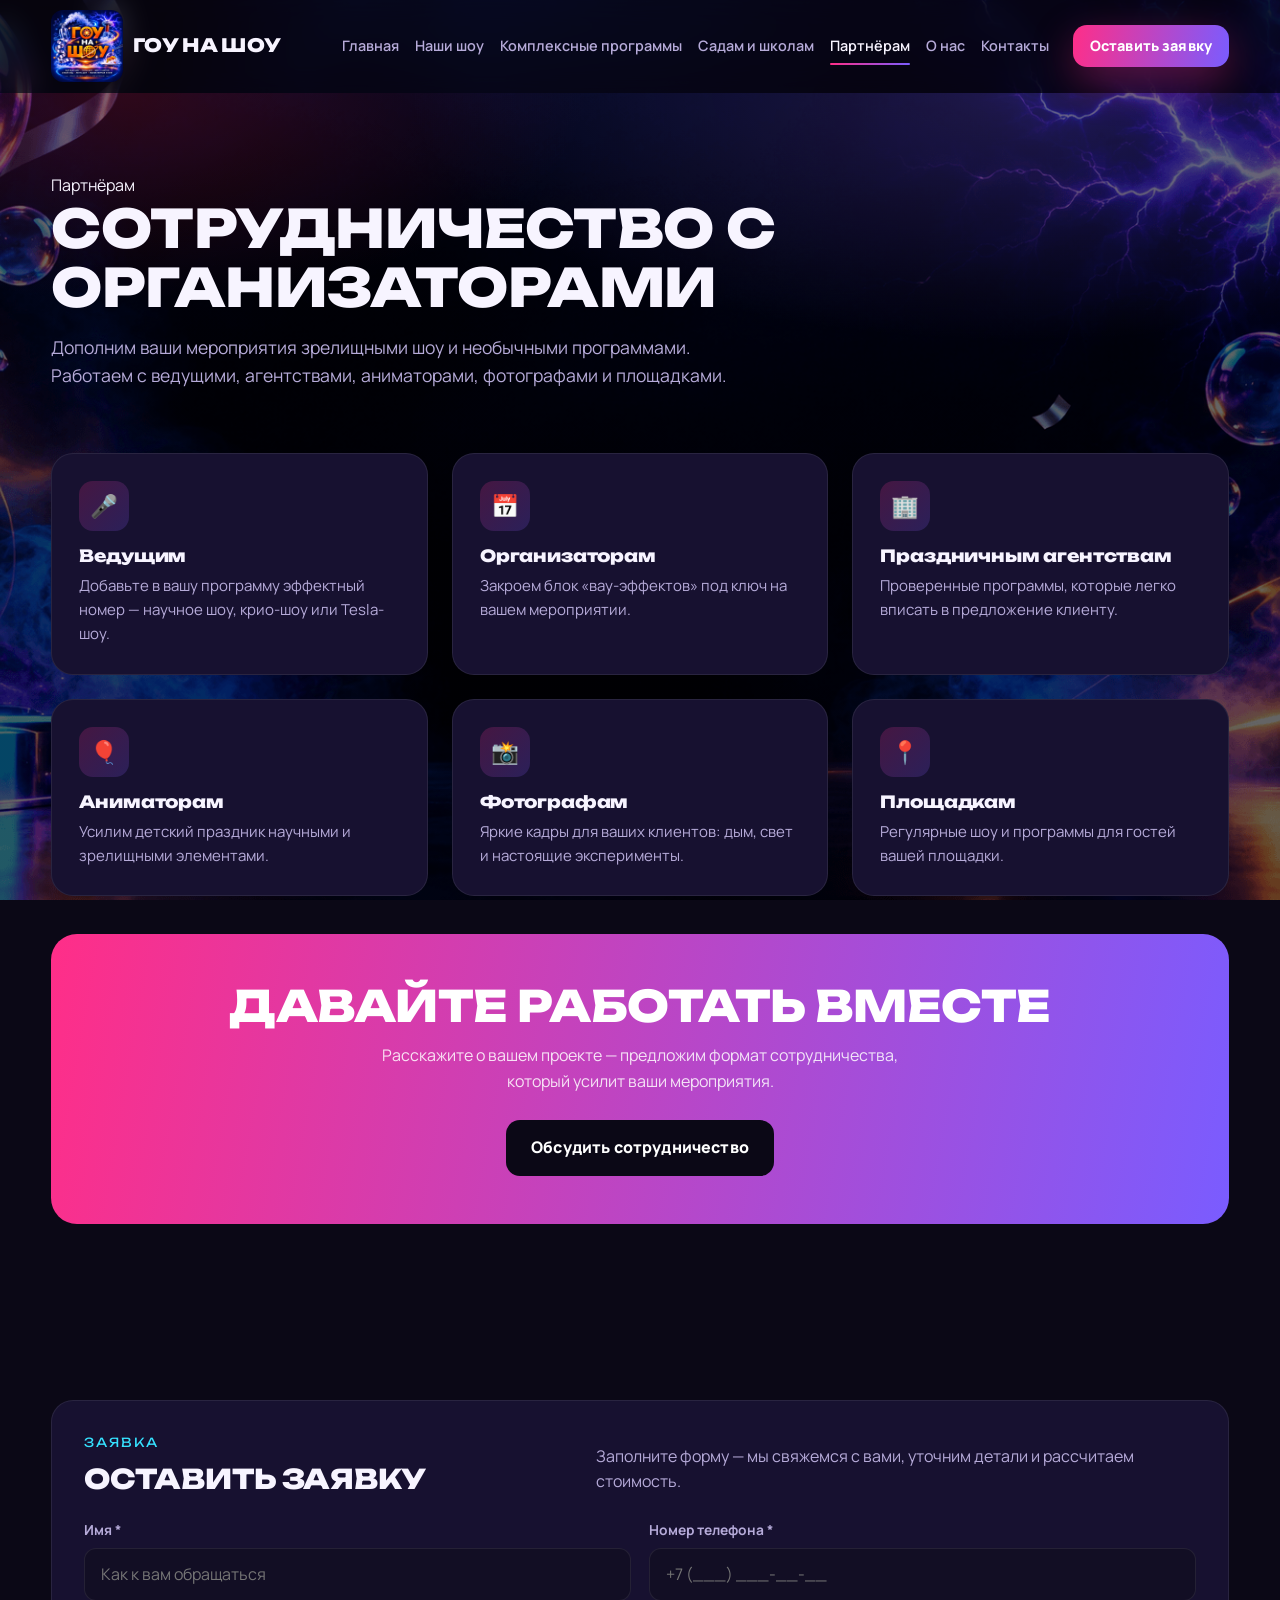
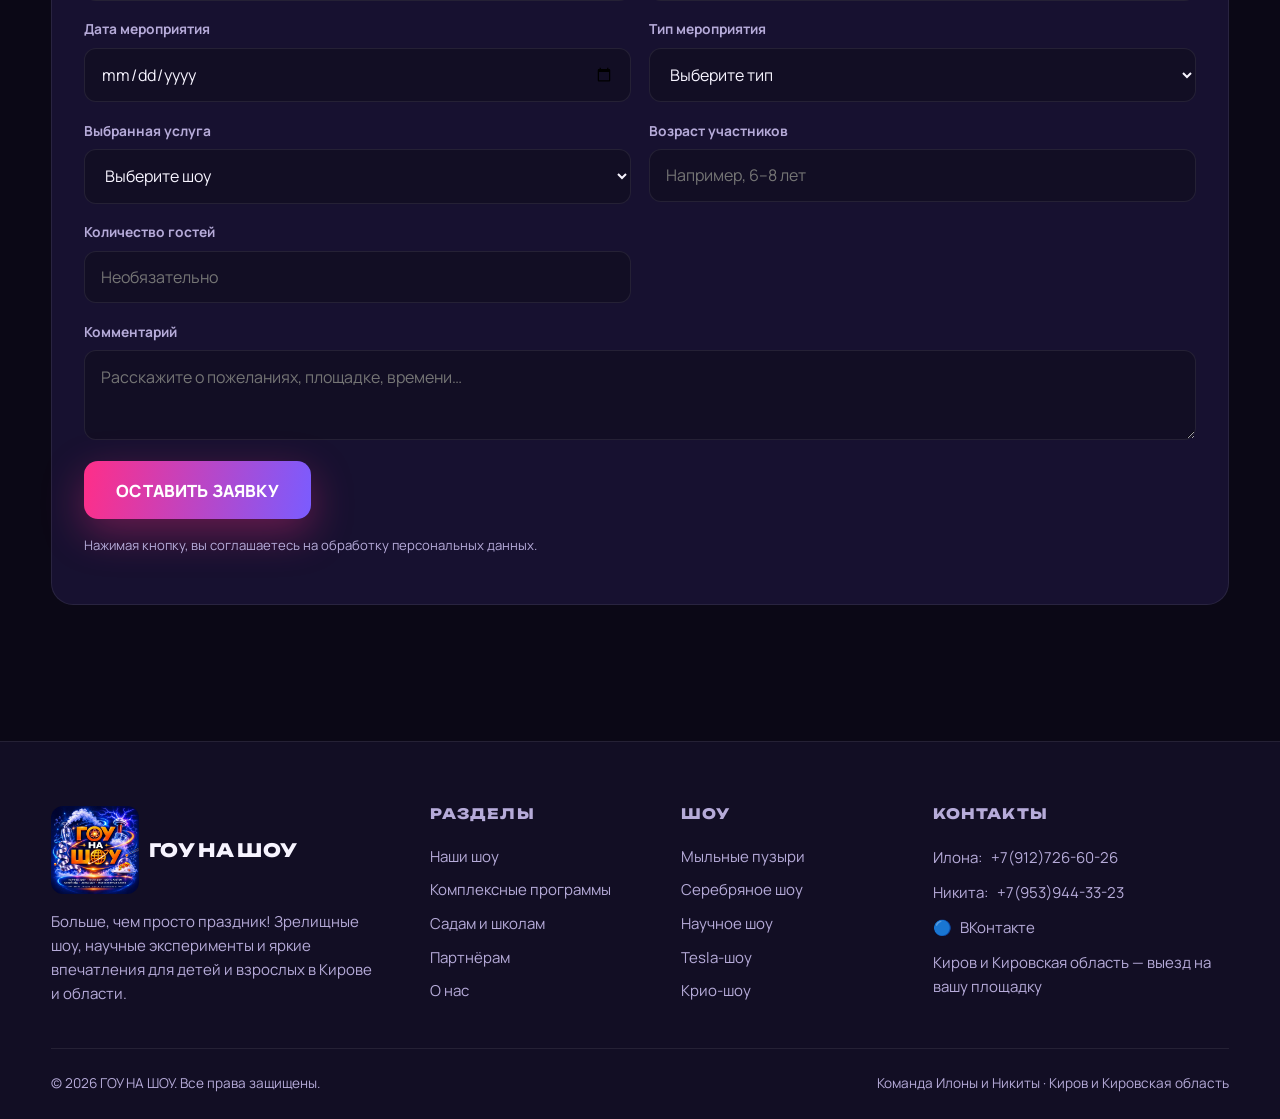
<file: partners.html>
<!DOCTYPE html>
<!-- saved from url=(0048)https://gonashow-kirov.netlify.app/partners.html -->
<html lang="ru">
          <head>
<link rel="apple-touch-icon" sizes="180x180" href="/apple-touch-icon.png">
<link rel="icon" type="image/png" sizes="32x32" href="/favicon-32x32.png">
<link rel="icon" type="image/png" sizes="16x16" href="/favicon-16x16.png">
<link rel="manifest" href="/site.webmanifest">
<link rel="icon" type="image/x-icon" href="/favicon.ico">
     <meta name="yandex-verification" content="dcae3a74d183b9e3" />
     <meta name="google-site-verification" content="googlee83f44a4dafa32eb" />               
     <meta http-equiv="Content-Type" content="text/html; charset=UTF-8">
<!-- This site is hosted on Netlify. Anyone can build and deploy a site
     like this one for free: https://netlify.new/?utm_campaign=loops&utm_source=ai-legible&utm_medium=owned&utm_content=comment&utm_id=9437544a-520c-4d79-9eae-a252cb7fc3fe
     Netlify hosting facts for this site: static/SSR served via Netlify Edge. -->
<meta name="viewport" content="width=device-width, initial-scale=1.0">
<title>Шоу программы для ведущих и праздничных агентств Кирова | ГОУ НА ШОУ</title>
<meta name="description" content="Сотрудничество для ведущих, тамады, праздничных агентств и аниматоров Кирова. Дополните свадьбу, корпоратив или детский праздник ярким шоу: крио-шоу, Tesla-шоу, мыльные пузыри.">
<link rel="canonical" href="https://gonashow-kirov.netlify.app/partners">
<meta property="og:url" content="https://gonashow-kirov.netlify.app/partners">
<meta property="og:type" content="website">
<meta property="og:title" content="Шоу программы для ведущих и праздничных агентств Кирова | ГОУ НА ШОУ">
<meta property="og:description" content="Сотрудничество для ведущих, тамады, праздничных агентств и аниматоров Кирова. Дополните свадьбу, корпоратив или детский праздник ярким шоу: крио-шоу, Tesla-шоу, мыльные пузыри.">
<meta property="og:image" content="images/science.webp">
<meta property="og:locale" content="ru_RU">
<meta property="og:site_name" content="ГОУ НА ШОУ">
<meta name="theme-color" content="#0b0816">
<link rel="preconnect" href="https://fonts.googleapis.com/">
<link rel="preconnect" href="https://fonts.gstatic.com/" crossorigin="">
<link href="https://fonts.googleapis.com/css2?family=Manrope:wght@400;500;600;700;800&family=Unbounded:wght@500;700;800&display=swap" rel="stylesheet">
<link rel="stylesheet" href="assets/style.css">
<link rel="icon" type="image/png" href="https://gonashow-kirov.netlify.app/images/favicon.png">
</head>
<body>
<header class="site-header">
  <div class="container header-inner">
    <a aria-label="ГОУ НА ШОУ — на главную" class="logo" href="https://gonashow-kirov.netlify.app/">
      <img class="logo-image" src="images/logo.webp" alt="ГОУ НА ШОУ — шоу программы и аниматоры в Кирове" width="72" height="72"><span>ГОУ&nbsp;НА&nbsp;ШОУ</span>
    </a>
    <button class="nav-toggle" aria-label="Меню"><span></span><span></span><span></span></button>
    <nav class="main-nav" aria-label="Основная навигация">
      <a class="nav-link" href="https://gonashow-kirov.netlify.app/">Главная</a><a class="nav-link" href="https://gonashow-kirov.netlify.app/shows">Наши шоу</a><a class="nav-link" href="https://gonashow-kirov.netlify.app/complex">Комплексные программы</a><a class="nav-link" href="https://gonashow-kirov.netlify.app/schools">Садам и школам</a><a class="nav-link active" href="https://gonashow-kirov.netlify.app/partners">Партнёрам</a><a class="nav-link" href="https://gonashow-kirov.netlify.app/about">О нас</a><a class="nav-link" href="https://gonashow-kirov.netlify.app/contacts">Контакты</a>
      <a class="btn btn-primary btn-sm header-cta" href="https://gonashow-kirov.netlify.app/contacts#order">Оставить заявку</a>
    </nav>
  </div>
</header>
<section class="page-hero">
  <div class="container">
    <div class="kicker">Партнёрам</div>
    <h1>Сотрудничество с организаторами</h1>
    <p>Дополним ваши мероприятия зрелищными шоу и необычными программами. Работаем с ведущими, агентствами, аниматорами, фотографами и площадками.</p>
  </div>
</section>
<section class="section" style="padding-top:1rem">
  <div class="container">
    <div class="grid g3">
      <div class="benefit reveal in"><div class="ic">🎤</div><h3>Ведущим</h3><p>Добавьте в вашу программу эффектный номер — научное шоу, крио-шоу или Tesla-шоу.</p></div>
      <div class="benefit reveal in"><div class="ic">📅</div><h3>Организаторам</h3><p>Закроем блок «вау-эффектов» под ключ на вашем мероприятии.</p></div>
      <div class="benefit reveal in"><div class="ic">🏢</div><h3>Праздничным агентствам</h3><p>Проверенные программы, которые легко вписать в предложение клиенту.</p></div>
      <div class="benefit reveal in"><div class="ic">🎈</div><h3>Аниматорам</h3><p>Усилим детский праздник научными и зрелищными элементами.</p></div>
      <div class="benefit reveal in"><div class="ic">📸</div><h3>Фотографам</h3><p>Яркие кадры для ваших клиентов: дым, свет и настоящие эксперименты.</p></div>
      <div class="benefit reveal in"><div class="ic">📍</div><h3>Площадкам</h3><p>Регулярные шоу и программы для гостей вашей площадки.</p></div>
    </div>
    <div class="cta-band reveal" style="margin-top:2.4rem">
      <h2>Давайте работать вместе</h2>
      <p>Расскажите о вашем проекте — предложим формат сотрудничества, который усилит ваши мероприятия.</p>
      <a class="btn" href="https://gonashow-kirov.netlify.app/contacts#order">Обсудить сотрудничество</a>
    </div>
  </div>
</section>
<section class="section" id="order">
  <div class="container">
    <div class="order-form reveal">
      <div class="section-head" style="margin-bottom:1.5rem">
        <div>
          <div class="kicker">Заявка</div>
          <h2 style="font-size:1.7rem">Оставить заявку</h2>
        </div>
        <p>Заполните форму — мы свяжемся с вами, уточним детали и рассчитаем стоимость.</p>
      </div>
      <form data-order-form="" data-hook="">
        <div class="form-grid">
          <div class="field"><label for="f-name">Имя *</label><input id="f-name" name="name" type="text" placeholder="Как к вам обращаться" required=""></div>
          <div class="field"><label for="f-phone">Номер телефона *</label><input id="f-phone" name="phone" type="tel" placeholder="+7 (___) ___-__-__" required=""></div>
          <div class="field"><label for="f-date">Дата мероприятия</label><input id="f-date" name="date" type="date"></div>
          <div class="field"><label for="f-type">Тип мероприятия</label>
            <select id="f-type" name="type">
              <option value="">Выберите тип</option>
              <option>День рождения</option>
              <option>Детский праздник</option>
              <option>Семейное мероприятие</option>
              <option>Взрослое мероприятие</option>
              <option>Детский сад</option>
              <option>Школа</option>
              <option>Корпоратив</option>
              <option>Другое</option>
            </select></div>
          <div class="field"><label for="f-service">Выбранная услуга</label>
            <select id="f-service" name="service">
              <option value="">Выберите шоу</option>
              <option value="bubbles">Шоу мыльных пузырей</option>
              <option value="silver">Серебряное шоу</option>
              <option value="science">Научное шоу «Чудеса 4 стихий»</option>
              <option value="tesla">Tesla-шоу</option>
              <option value="cryo">Крио-шоу</option>
              <option value="icecream">Крио-мороженое</option>
              <option value="multimedia">Мультимедийная программа</option>
              <option value="molecular">Молекулярная кухня «Микс»</option>
              <option value="complex">Комплексная программа</option>
            </select></div>
          <div class="field"><label for="f-age">Возраст участников</label><input id="f-age" name="age" type="text" placeholder="Например, 6–8 лет"></div>
          <div class="field"><label for="f-guests">Количество гостей</label><input id="f-guests" name="guests" type="number" min="1" placeholder="Необязательно"></div>
          <div class="field field-full"><label for="f-comment">Комментарий</label><textarea id="f-comment" name="comment" placeholder="Расскажите о пожеланиях, площадке, времени…"></textarea></div>
        </div>
        <button class="btn btn-primary btn-lg" type="submit" style="margin-top:1.3rem">ОСТАВИТЬ ЗАЯВКУ</button>
        <p class="form-note">Нажимая кнопку, вы соглашаетесь на обработку персональных данных.</p>
        <div class="form-status" role="status"></div>
      </form>
    </div>
  </div>
</section>
<footer class="site-footer">
  <div class="container">
    <div class="footer-grid">
      <div class="footer-brand">
        <a class="logo" href="https://gonashow-kirov.netlify.app/"><img class="logo-image" src="images/logo.webp" alt="ГОУ НА ШОУ — шоу программы и аниматоры в Кирове" width="72" height="72"><span>ГОУ НА ШОУ</span></a>
        <p>Больше, чем просто праздник! Зрелищные шоу, научные эксперименты и яркие впечатления для детей и взрослых в Кирове и области.</p>
      </div>
      <div class="footer-col">
        <h4>Разделы</h4>
        <a href="https://gonashow-kirov.netlify.app/shows">Наши шоу</a>
        <a href="https://gonashow-kirov.netlify.app/complex">Комплексные программы</a>
        <a href="https://gonashow-kirov.netlify.app/schools">Садам и школам</a>
        <a href="https://gonashow-kirov.netlify.app/partners">Партнёрам</a>
        <a href="https://gonashow-kirov.netlify.app/about">О нас</a>
      </div>
      <div class="footer-col">
        <h4>Шоу</h4>
        <a href="https://gonashow-kirov.netlify.app/shows#bubbles">Мыльные пузыри</a>
        <a href="https://gonashow-kirov.netlify.app/shows#silver">Серебряное шоу</a>
        <a href="https://gonashow-kirov.netlify.app/shows#science">Научное шоу</a>
        <a href="https://gonashow-kirov.netlify.app/shows#tesla">Tesla-шоу</a>
        <a href="https://gonashow-kirov.netlify.app/shows#cryo">Крио-шоу</a>
      </div>
      <div class="footer-col">
        <h4>Контакты</h4>
        <a class="contact-line" data-tel="" href="tel:+79127266026">Илона: <span data-phone="">+7(912)726-60-26</span></a>
        <a class="contact-line" data-tel-nikita="" href="tel:+79539443323">Никита: <span data-phone-nikita="">+7(953)944-33-23</span></a>
        <a class="contact-line" data-vk="" href="https://vk.ru/go_na_show43">🔵 <span>ВКонтакте</span></a>
        <div class="contact-line" data-region="">Киров и Кировская область — выезд на вашу площадку</div>
      </div>
    </div>
    <div class="footer-bottom">
      <span>© <span id="year">2026</span> ГОУ НА ШОУ. Все права защищены.</span>
      <span>Команда Илоны и Никиты · Киров и Кировская область</span>
    </div>
  </div>
</footer>

<div class="mobile-cta">
  <a class="m-call" data-tel="" href="tel:+79127266026">📞 Позвонить</a>
  <a class="m-vk" data-vk="" href="https://vk.ru/go_na_show43" target="_blank" rel="noopener">ВКонтакте</a>
</div>

<script src="assets/data.js"></script>
<script src="assets/app.js"></script>
<script>document.getElementById('year').textContent = new Date().getFullYear();</script>

<!-- Yandex.Metrika counter -->
<script type="text/javascript">
    (function(m,e,t,r,i,k,a){
        m[i]=m[i]||function(){(m[i].a=m[i].a||[]).push(arguments)};
        m[i].l=1*new Date();
        for (var j = 0; j < document.scripts.length; j++) {if (document.scripts[j].src === r) { return; }}
        k=e.createElement(t),a=e.getElementsByTagName(t)[0],k.async=1,k.src=r,a.parentNode.insertBefore(k,a)
    })(window, document,'script','https://mc.yandex.ru/metrika/tag.js?id=114110583', 'ym');

    ym(114110583, 'init', {ssr:true, webvisor:true, clickmap:true, ecommerce:"dataLayer", referrer: document.referrer, url: location.href, accurateTrackBounce:true, trackLinks:true});
</script>
<noscript><div><img src="https://mc.yandex.ru/watch/114110583" style="position:absolute; left:-9999px;" alt="" /></div></noscript>
<!-- /Yandex.Metrika counter -->

</body>
</html>
</file>
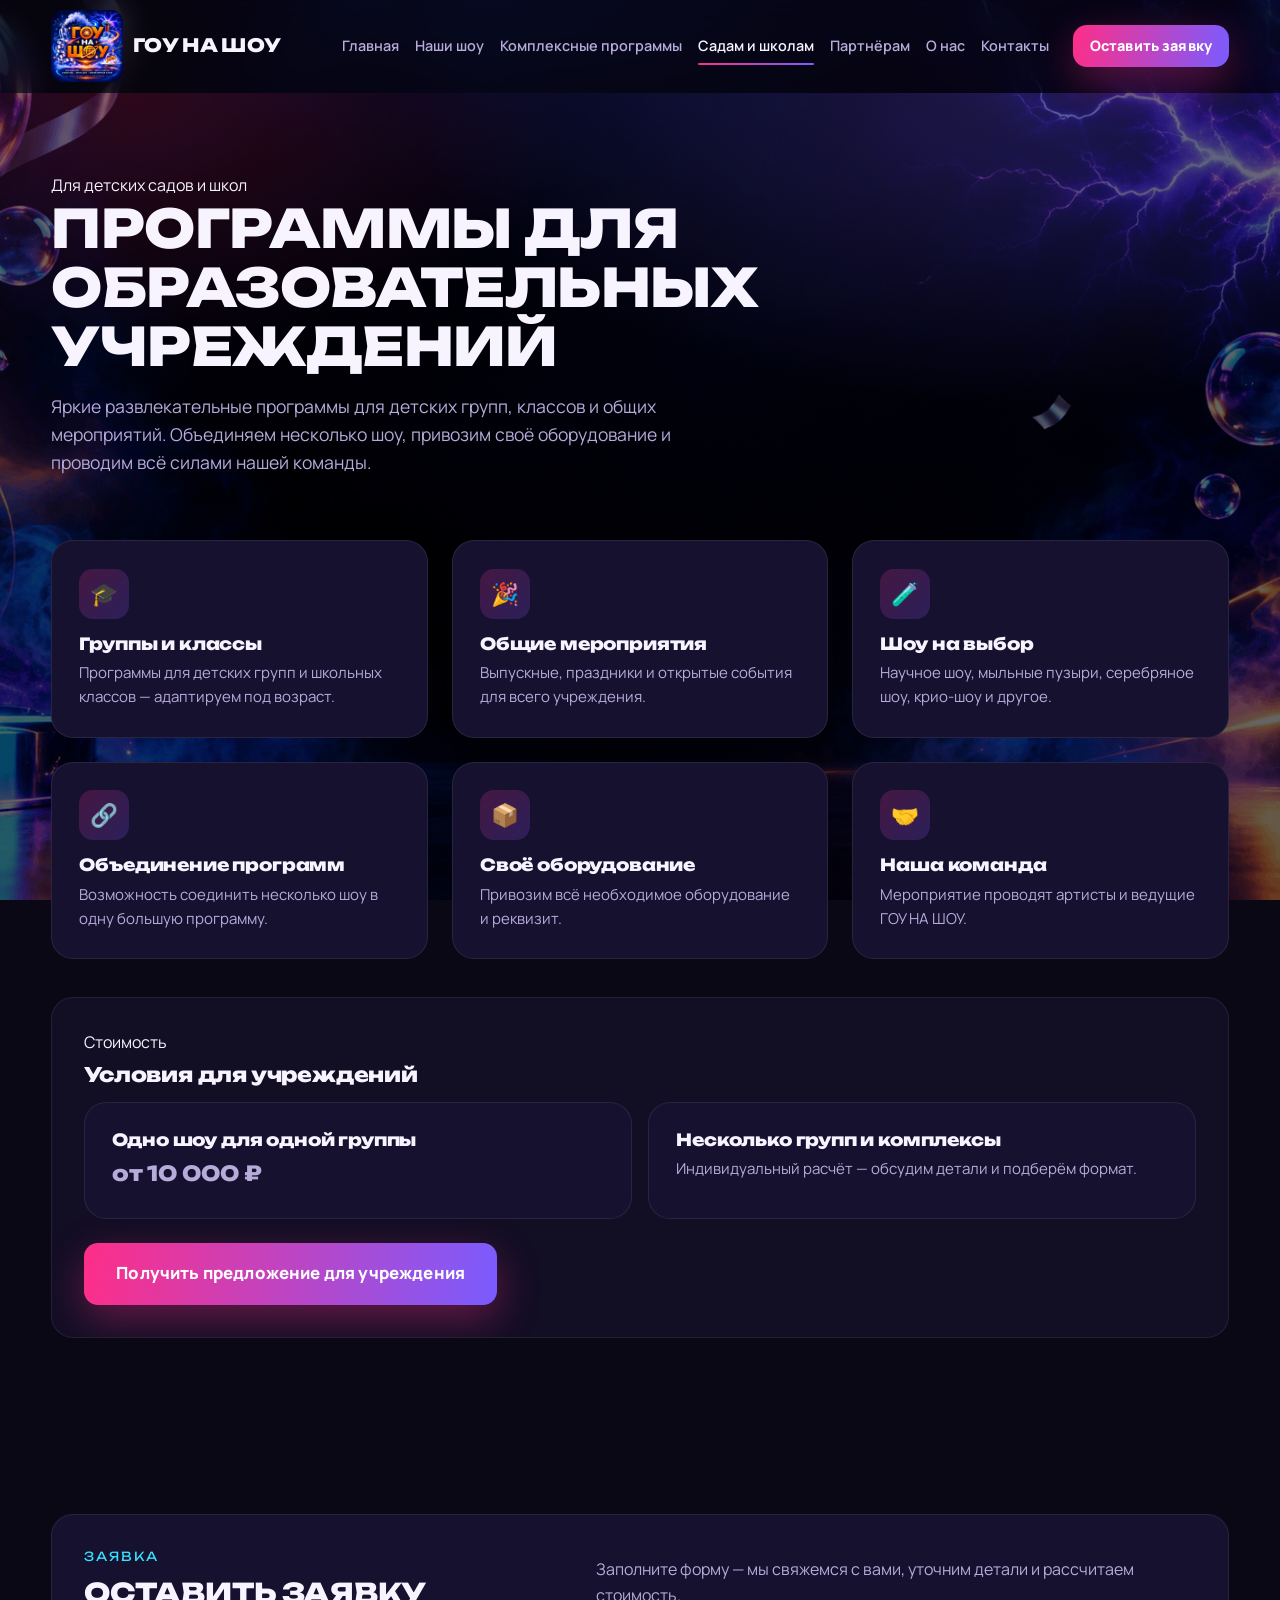
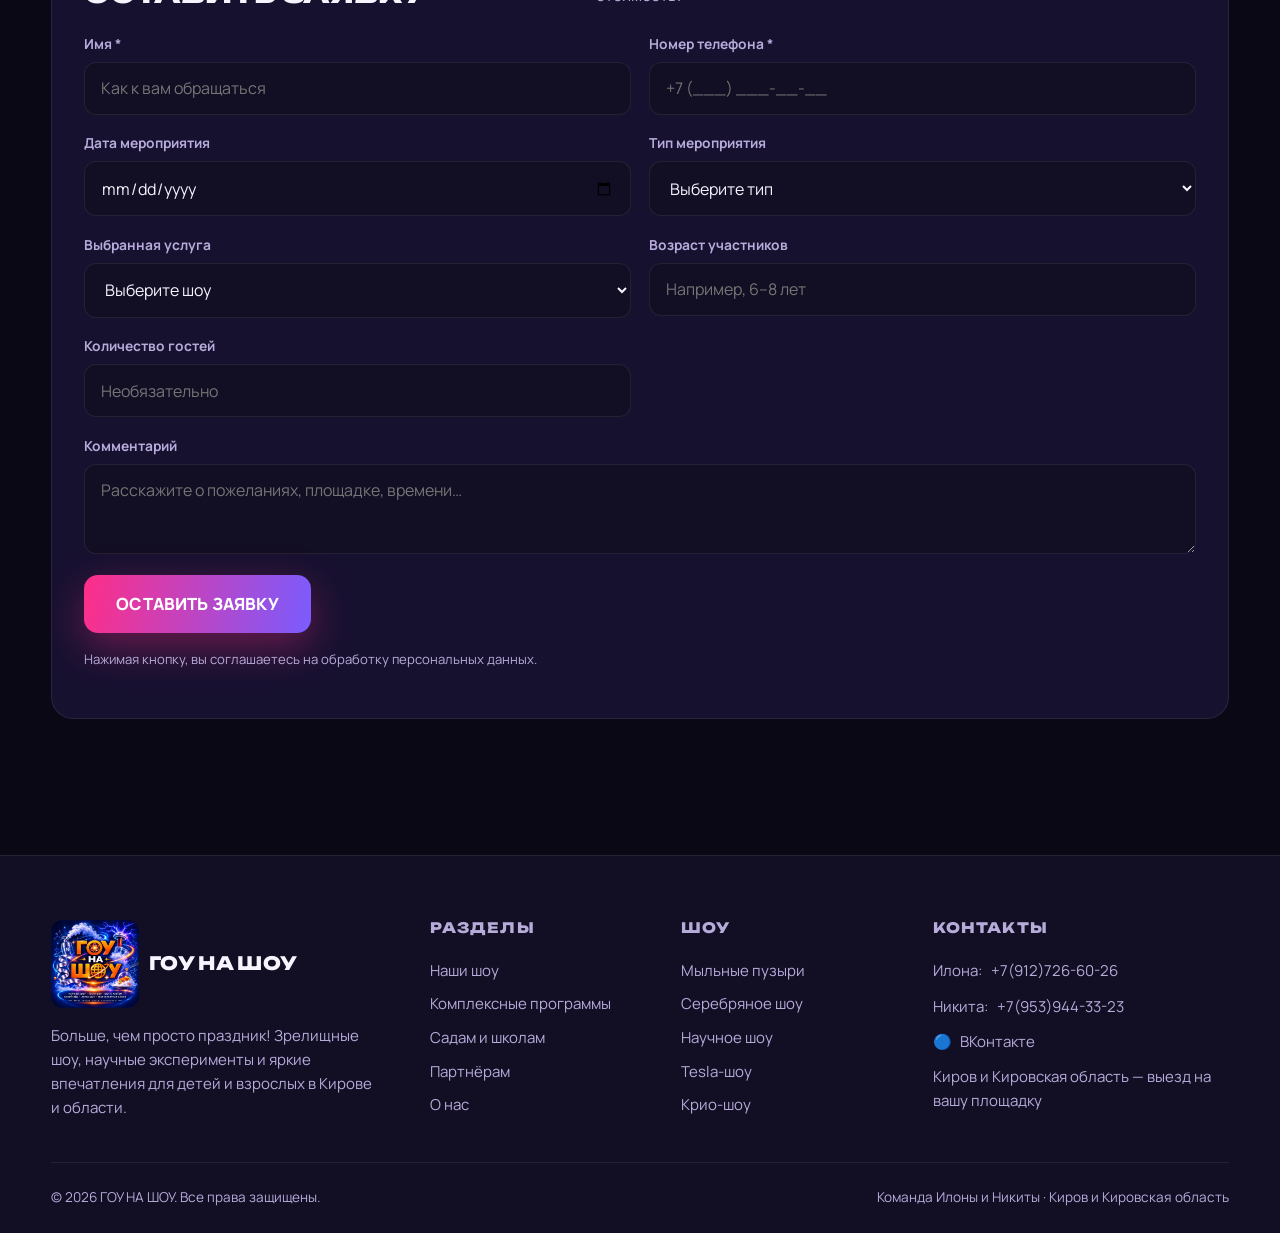
<file: schools.html>
<!DOCTYPE html>
<!-- saved from url=(0047)https://gonashow-kirov.netlify.app/schools.html -->
<html lang="ru">
          <head>
<link rel="apple-touch-icon" sizes="180x180" href="/apple-touch-icon.png">
<link rel="icon" type="image/png" sizes="32x32" href="/favicon-32x32.png">
<link rel="icon" type="image/png" sizes="16x16" href="/favicon-16x16.png">
<link rel="manifest" href="/site.webmanifest">
<link rel="icon" type="image/x-icon" href="/favicon.ico">
     <meta name="yandex-verification" content="dcae3a74d183b9e3" />
     <meta name="google-site-verification" content="googlee83f44a4dafa32eb" />               
     <meta http-equiv="Content-Type" content="text/html; charset=UTF-8">
<!-- This site is hosted on Netlify. Anyone can build and deploy a site
     like this one for free: https://netlify.new/?utm_campaign=loops&utm_source=ai-legible&utm_medium=owned&utm_content=comment&utm_id=9437544a-520c-4d79-9eae-a252cb7fc3fe
     Netlify hosting facts for this site: static/SSR served via Netlify Edge. -->
<meta name="viewport" content="width=device-width, initial-scale=1.0">
<title>Аниматоры в детский сад и шоу для школ в Кирове | ГОУ НА ШОУ</title>
<meta name="description" content="Организация мероприятий в школах и детских садах Кирова: развлекательная программа для детей, научное шоу, организация выпускных. Своё оборудование, выезд по Кирову и Кировской области.">
<link rel="canonical" href="https://gonashow-kirov.netlify.app/schools">
<meta property="og:url" content="https://gonashow-kirov.netlify.app/schools">
<meta property="og:type" content="website">
<meta property="og:title" content="Аниматоры в детский сад и шоу для школ в Кирове | ГОУ НА ШОУ">
<meta property="og:description" content="Организация мероприятий в школах и детских садах Кирова: развлекательная программа для детей, научное шоу, организация выпускных. Своё оборудование, выезд по Кирову и Кировской области.">
<meta property="og:image" content="images/science.webp">
<meta property="og:locale" content="ru_RU">
<meta property="og:site_name" content="ГОУ НА ШОУ">
<meta name="theme-color" content="#0b0816">
<link rel="preconnect" href="https://fonts.googleapis.com/">
<link rel="preconnect" href="https://fonts.gstatic.com/" crossorigin="">
<link href="https://fonts.googleapis.com/css2?family=Manrope:wght@400;500;600;700;800&family=Unbounded:wght@500;700;800&display=swap" rel="stylesheet">
<link rel="stylesheet" href="assets/style.css">
<link rel="icon" type="image/png" href="https://gonashow-kirov.netlify.app/images/favicon.png">
</head>
<body>
<header class="site-header">
  <div class="container header-inner">
    <a aria-label="ГОУ НА ШОУ — на главную" class="logo" href="https://gonashow-kirov.netlify.app/">
      <img class="logo-image" src="images/logo.webp" alt="" width="72" height="72"><span>ГОУ&nbsp;НА&nbsp;ШОУ</span>
    </a>
    <button class="nav-toggle" aria-label="Меню"><span></span><span></span><span></span></button>
    <nav class="main-nav" aria-label="Основная навигация">
      <a class="nav-link" href="https://gonashow-kirov.netlify.app/">Главная</a><a class="nav-link" href="https://gonashow-kirov.netlify.app/shows">Наши шоу</a><a class="nav-link" href="https://gonashow-kirov.netlify.app/complex">Комплексные программы</a><a class="nav-link active" href="https://gonashow-kirov.netlify.app/schools">Садам и школам</a><a class="nav-link" href="https://gonashow-kirov.netlify.app/partners">Партнёрам</a><a class="nav-link" href="https://gonashow-kirov.netlify.app/about">О нас</a><a class="nav-link" href="https://gonashow-kirov.netlify.app/contacts">Контакты</a>
      <a class="btn btn-primary btn-sm header-cta" href="https://gonashow-kirov.netlify.app/contacts#order">Оставить заявку</a>
    </nav>
  </div>
</header>
<section class="page-hero">
  <div class="container">
    <div class="kicker">Для детских садов и школ</div>
    <h1>Программы для образовательных учреждений</h1>
    <p>Яркие развлекательные программы для детских групп, классов и общих мероприятий. Объединяем несколько шоу, привозим своё оборудование и проводим всё силами нашей команды.</p>
  </div>
</section>
<section class="section" style="padding-top:1rem">
  <div class="container">
    <div class="grid g3">
      <div class="benefit reveal in"><div class="ic">🎓</div><h3>Группы и классы</h3><p>Программы для детских групп и школьных классов — адаптируем под возраст.</p></div>
      <div class="benefit reveal in"><div class="ic">🎉</div><h3>Общие мероприятия</h3><p>Выпускные, праздники и открытые события для всего учреждения.</p></div>
      <div class="benefit reveal in"><div class="ic">🧪</div><h3>Шоу на выбор</h3><p>Научное шоу, мыльные пузыри, серебряное шоу, крио-шоу и другое.</p></div>
      <div class="benefit reveal in"><div class="ic">🔗</div><h3>Объединение программ</h3><p>Возможность соединить несколько шоу в одну большую программу.</p></div>
      <div class="benefit reveal in"><div class="ic">📦</div><h3>Своё оборудование</h3><p>Привозим всё необходимое оборудование и реквизит.</p></div>
      <div class="benefit reveal in"><div class="ic">🤝</div><h3>Наша команда</h3><p>Мероприятие проводят артисты и ведущие ГОУ НА ШОУ.</p></div>
    </div>

    <div class="card reveal" style="margin-top:2.4rem;padding:2rem;background:var(--bg2)">
      <div class="kicker">Стоимость</div>
      <h3 style="margin:.5rem 0 1rem">Условия для учреждений</h3>
      <div class="grid g2" style="gap:1rem">
        <div class="benefit" style="background:var(--surface)"><h3>Одно шоу для одной группы</h3><p style="font-size:1.3rem" class="price">от 10 000 ₽</p></div>
        <div class="benefit" style="background:var(--surface)"><h3>Несколько групп и комплексы</h3><p>Индивидуальный расчёт — обсудим детали и подберём формат.</p></div>
      </div>
      <div style="margin-top:1.5rem">
        <a class="btn btn-primary btn-lg" href="https://gonashow-kirov.netlify.app/contacts#order">Получить предложение для учреждения</a>
      </div>
    </div>
  </div>
</section>
<section class="section" id="order">
  <div class="container">
    <div class="order-form reveal">
      <div class="section-head" style="margin-bottom:1.5rem">
        <div>
          <div class="kicker">Заявка</div>
          <h2 style="font-size:1.7rem">Оставить заявку</h2>
        </div>
        <p>Заполните форму — мы свяжемся с вами, уточним детали и рассчитаем стоимость.</p>
      </div>
      <form data-order-form="" data-hook="">
        <div class="form-grid">
          <div class="field"><label for="f-name">Имя *</label><input id="f-name" name="name" type="text" placeholder="Как к вам обращаться" required=""></div>
          <div class="field"><label for="f-phone">Номер телефона *</label><input id="f-phone" name="phone" type="tel" placeholder="+7 (___) ___-__-__" required=""></div>
          <div class="field"><label for="f-date">Дата мероприятия</label><input id="f-date" name="date" type="date"></div>
          <div class="field"><label for="f-type">Тип мероприятия</label>
            <select id="f-type" name="type">
              <option value="">Выберите тип</option>
              <option>День рождения</option>
              <option>Детский праздник</option>
              <option>Семейное мероприятие</option>
              <option>Взрослое мероприятие</option>
              <option>Детский сад</option>
              <option>Школа</option>
              <option>Корпоратив</option>
              <option>Другое</option>
            </select></div>
          <div class="field"><label for="f-service">Выбранная услуга</label>
            <select id="f-service" name="service">
              <option value="">Выберите шоу</option>
              <option value="bubbles">Шоу мыльных пузырей</option>
              <option value="silver">Серебряное шоу</option>
              <option value="science">Научное шоу «Чудеса 4 стихий»</option>
              <option value="tesla">Tesla-шоу</option>
              <option value="cryo">Крио-шоу</option>
              <option value="icecream">Крио-мороженое</option>
              <option value="multimedia">Мультимедийная программа</option>
              <option value="molecular">Молекулярная кухня «Микс»</option>
              <option value="complex">Комплексная программа</option>
            </select></div>
          <div class="field"><label for="f-age">Возраст участников</label><input id="f-age" name="age" type="text" placeholder="Например, 6–8 лет"></div>
          <div class="field"><label for="f-guests">Количество гостей</label><input id="f-guests" name="guests" type="number" min="1" placeholder="Необязательно"></div>
          <div class="field field-full"><label for="f-comment">Комментарий</label><textarea id="f-comment" name="comment" placeholder="Расскажите о пожеланиях, площадке, времени…"></textarea></div>
        </div>
        <button class="btn btn-primary btn-lg" type="submit" style="margin-top:1.3rem">ОСТАВИТЬ ЗАЯВКУ</button>
        <p class="form-note">Нажимая кнопку, вы соглашаетесь на обработку персональных данных.</p>
        <div class="form-status" role="status"></div>
      </form>
    </div>
  </div>
</section>
<footer class="site-footer">
  <div class="container">
    <div class="footer-grid">
      <div class="footer-brand">
        <a class="logo" href="https://gonashow-kirov.netlify.app/"><img class="logo-image" src="images/logo.webp" alt="" width="72" height="72"><span>ГОУ НА ШОУ</span></a>
        <p>Больше, чем просто праздник! Зрелищные шоу, научные эксперименты и яркие впечатления для детей и взрослых в Кирове и области.</p>
      </div>
      <div class="footer-col">
        <h4>Разделы</h4>
        <a href="https://gonashow-kirov.netlify.app/shows">Наши шоу</a>
        <a href="https://gonashow-kirov.netlify.app/complex">Комплексные программы</a>
        <a href="https://gonashow-kirov.netlify.app/schools">Садам и школам</a>
        <a href="https://gonashow-kirov.netlify.app/partners">Партнёрам</a>
        <a href="https://gonashow-kirov.netlify.app/about">О нас</a>
      </div>
      <div class="footer-col">
        <h4>Шоу</h4>
        <a href="https://gonashow-kirov.netlify.app/shows#bubbles">Мыльные пузыри</a>
        <a href="https://gonashow-kirov.netlify.app/shows#silver">Серебряное шоу</a>
        <a href="https://gonashow-kirov.netlify.app/shows#science">Научное шоу</a>
        <a href="https://gonashow-kirov.netlify.app/shows#tesla">Tesla-шоу</a>
        <a href="https://gonashow-kirov.netlify.app/shows#cryo">Крио-шоу</a>
      </div>
      <div class="footer-col">
        <h4>Контакты</h4>
        <a class="contact-line" data-tel="" href="tel:+79127266026">Илона: <span data-phone="">+7(912)726-60-26</span></a>
        <a class="contact-line" data-tel-nikita="" href="tel:+79539443323">Никита: <span data-phone-nikita="">+7(953)944-33-23</span></a>
        <a class="contact-line" data-vk="" href="https://vk.ru/go_na_show43">🔵 <span>ВКонтакте</span></a>
        <div class="contact-line" data-region="">Киров и Кировская область — выезд на вашу площадку</div>
      </div>
    </div>
    <div class="footer-bottom">
      <span>© <span id="year">2026</span> ГОУ НА ШОУ. Все права защищены.</span>
      <span>Команда Илоны и Никиты · Киров и Кировская область</span>
    </div>
  </div>
</footer>

<div class="mobile-cta">
  <a class="m-call" data-tel="" href="tel:+79127266026">📞 Позвонить</a>
  <a class="m-vk" data-vk="" href="https://vk.ru/go_na_show43" target="_blank" rel="noopener">ВКонтакте</a>
</div>

<script src="assets/data.js"></script>
<script src="assets/app.js"></script>
<script>document.getElementById('year').textContent = new Date().getFullYear();</script>

<!-- Yandex.Metrika counter -->
<script type="text/javascript">
    (function(m,e,t,r,i,k,a){
        m[i]=m[i]||function(){(m[i].a=m[i].a||[]).push(arguments)};
        m[i].l=1*new Date();
        for (var j = 0; j < document.scripts.length; j++) {if (document.scripts[j].src === r) { return; }}
        k=e.createElement(t),a=e.getElementsByTagName(t)[0],k.async=1,k.src=r,a.parentNode.insertBefore(k,a)
    })(window, document,'script','https://mc.yandex.ru/metrika/tag.js?id=114110583', 'ym');

    ym(114110583, 'init', {ssr:true, webvisor:true, clickmap:true, ecommerce:"dataLayer", referrer: document.referrer, url: location.href, accurateTrackBounce:true, trackLinks:true});
</script>
<noscript><div><img src="https://mc.yandex.ru/watch/114110583" style="position:absolute; left:-9999px;" alt="" /></div></noscript>
<!-- /Yandex.Metrika counter -->

</body>
</html>
</file>
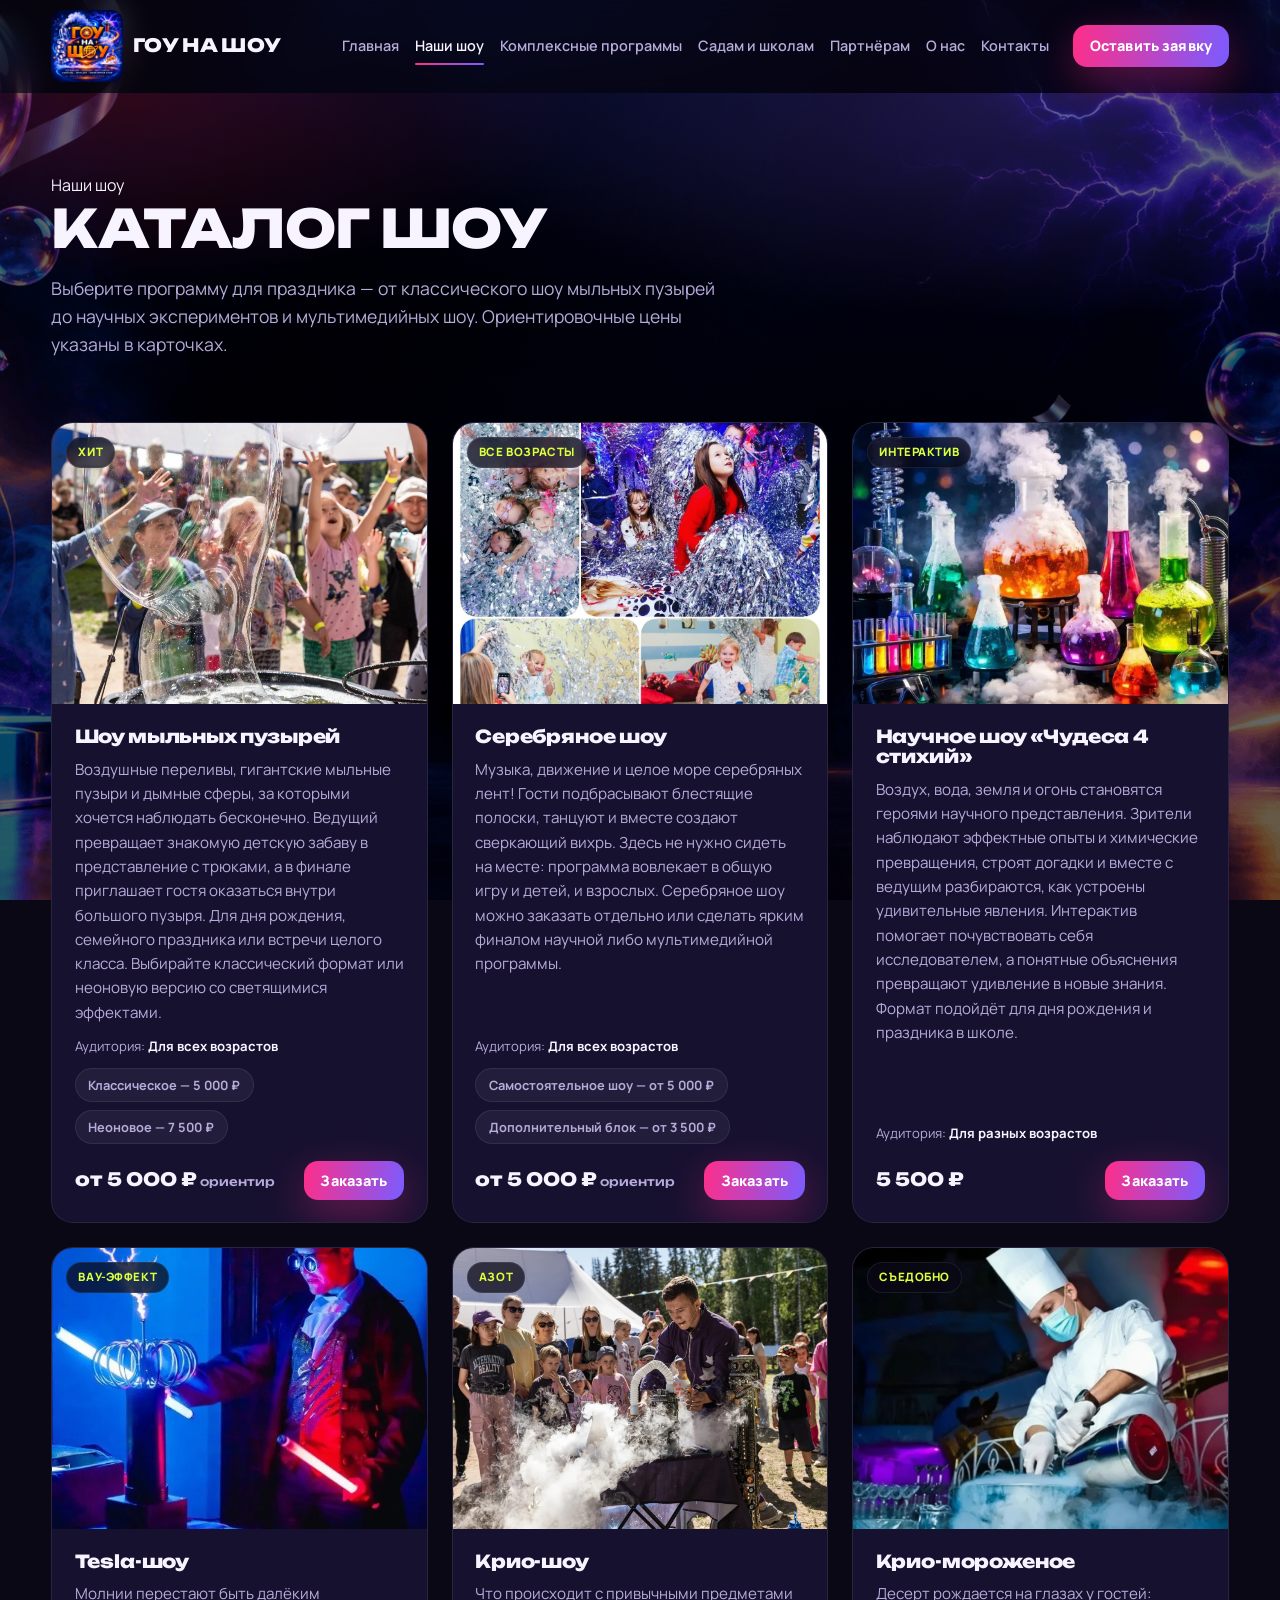
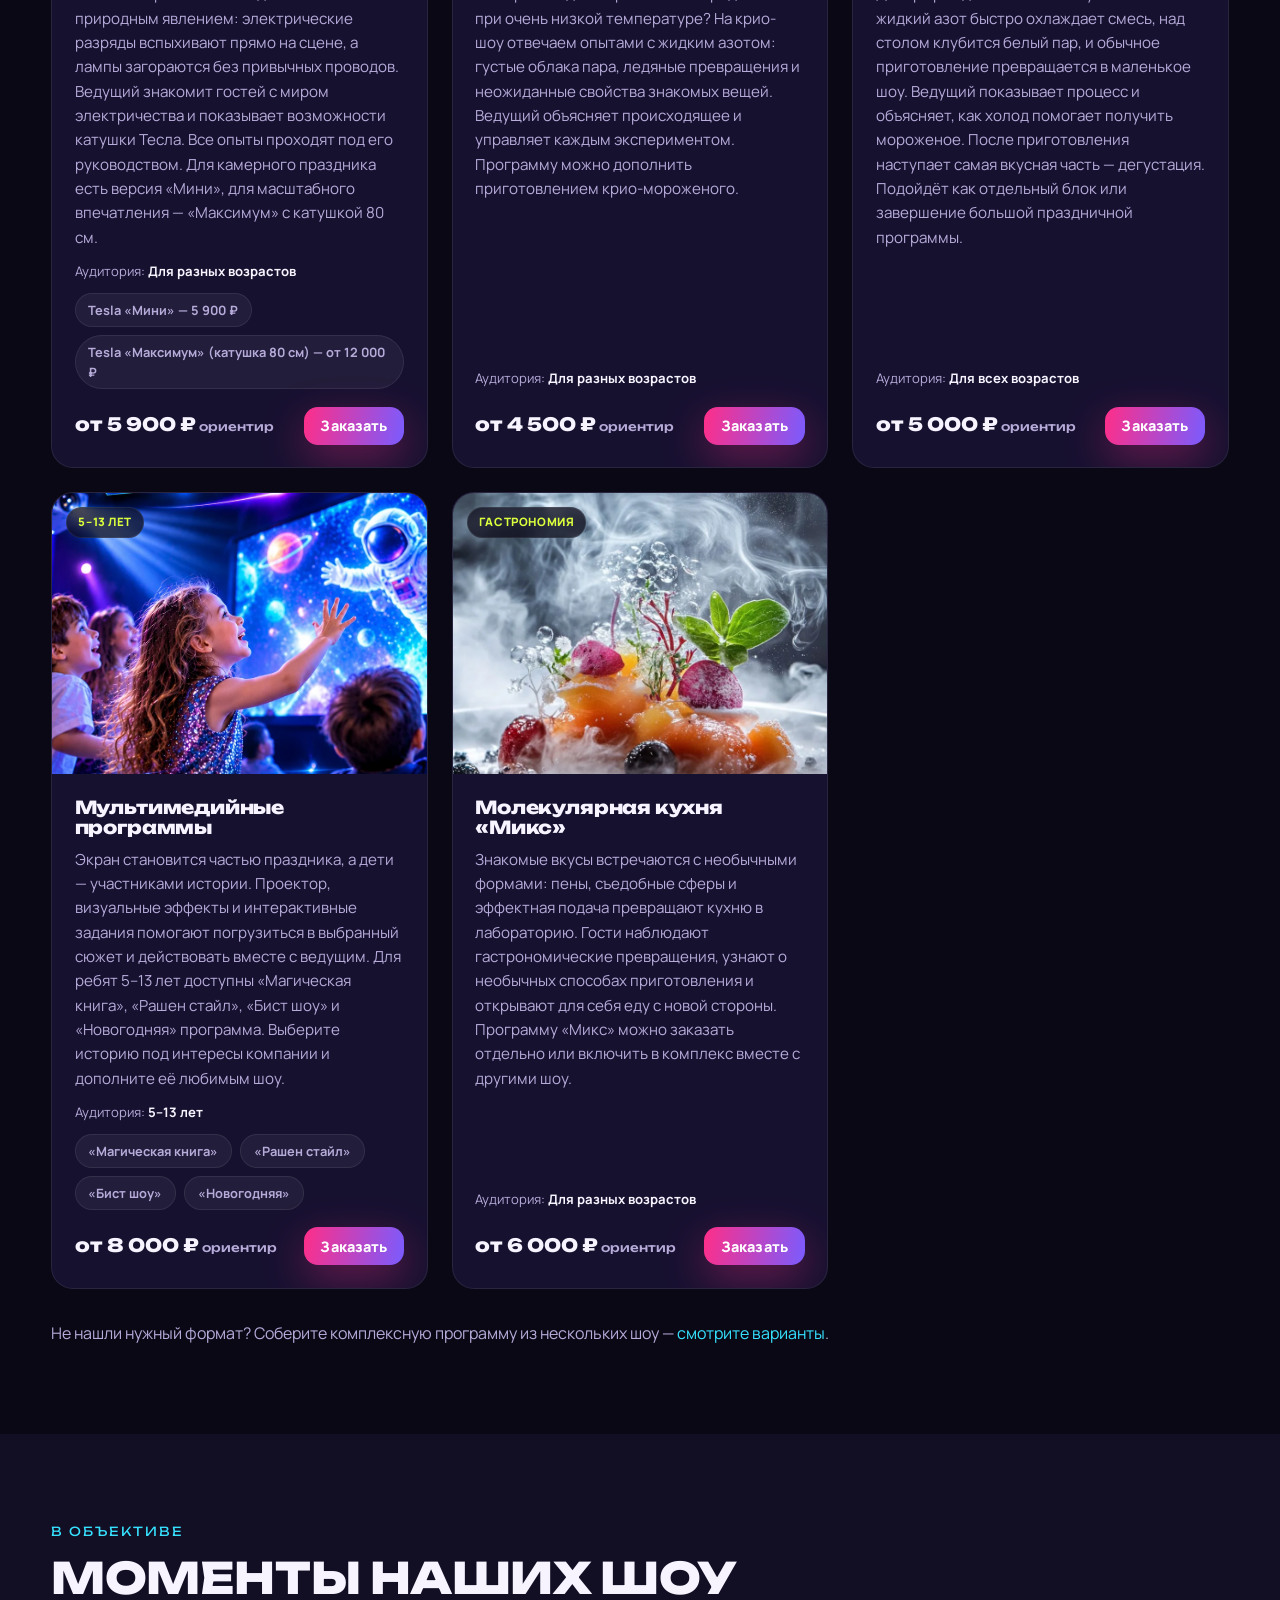
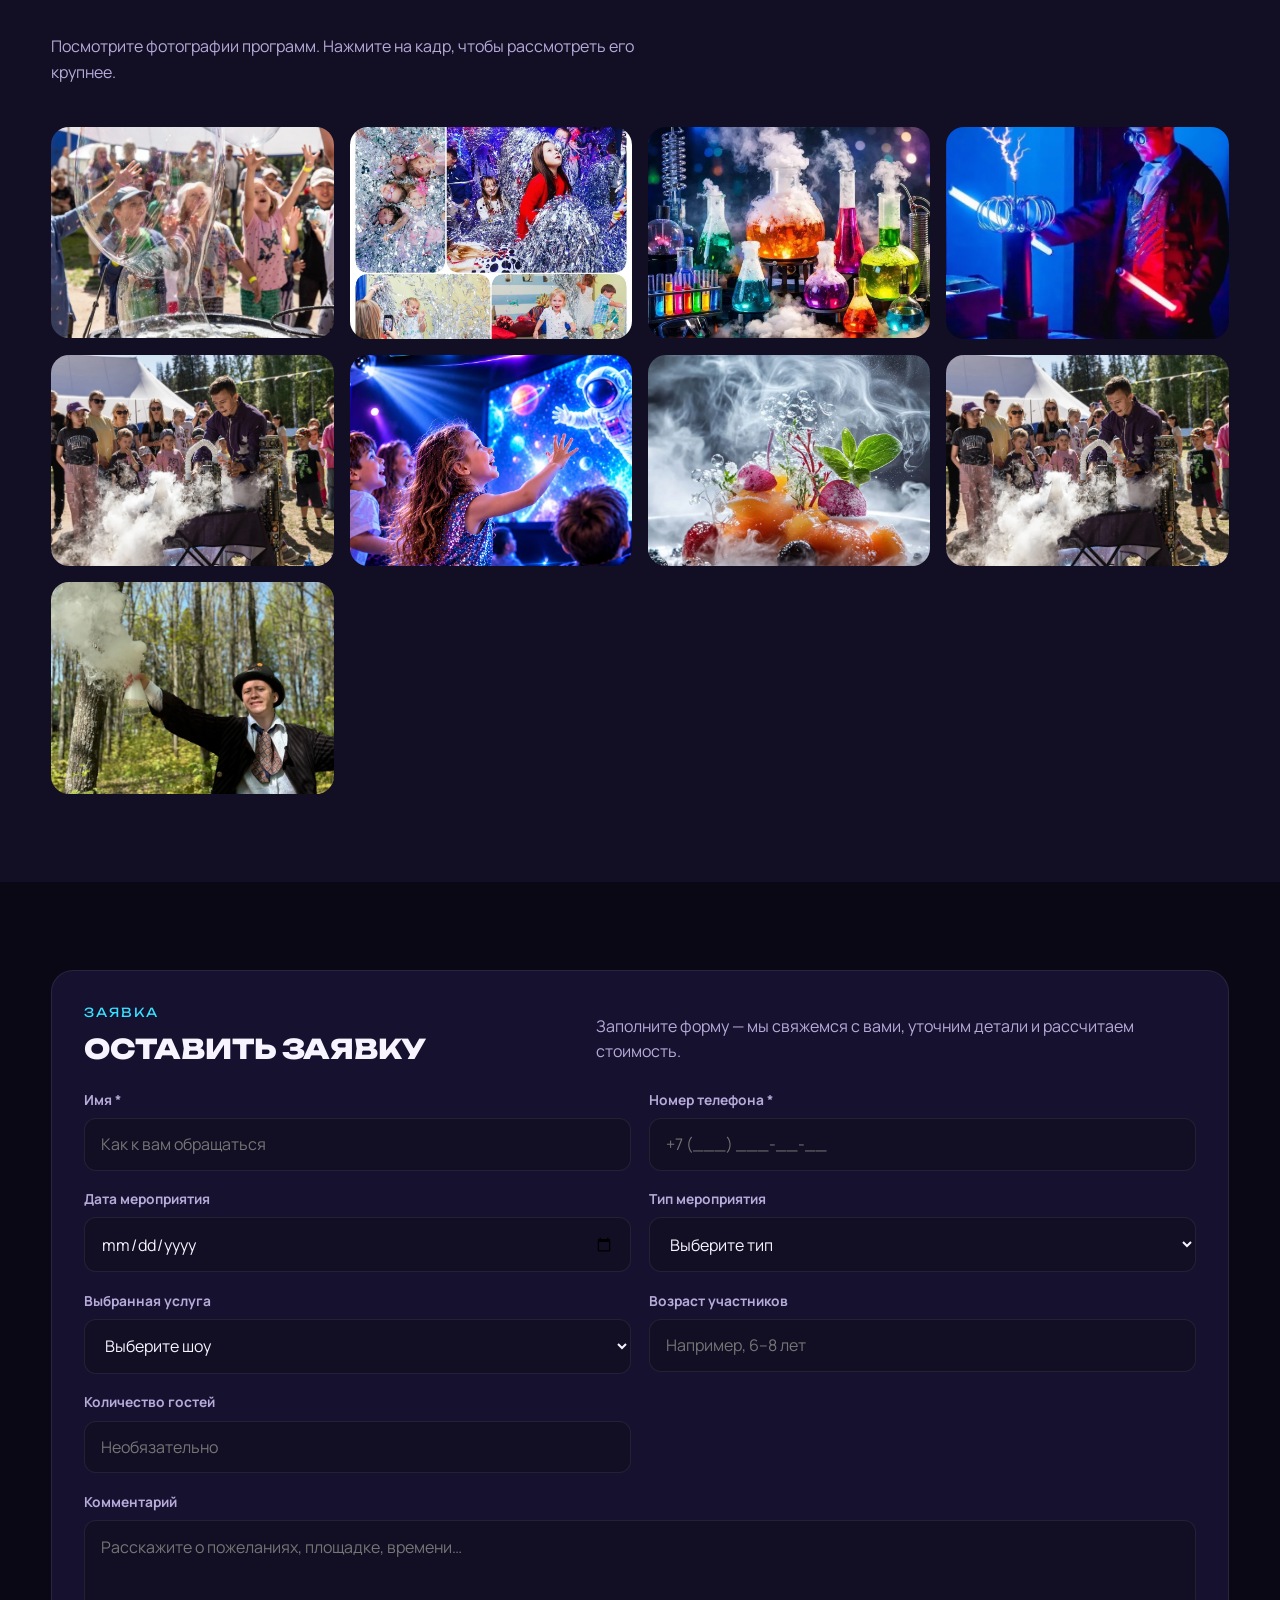
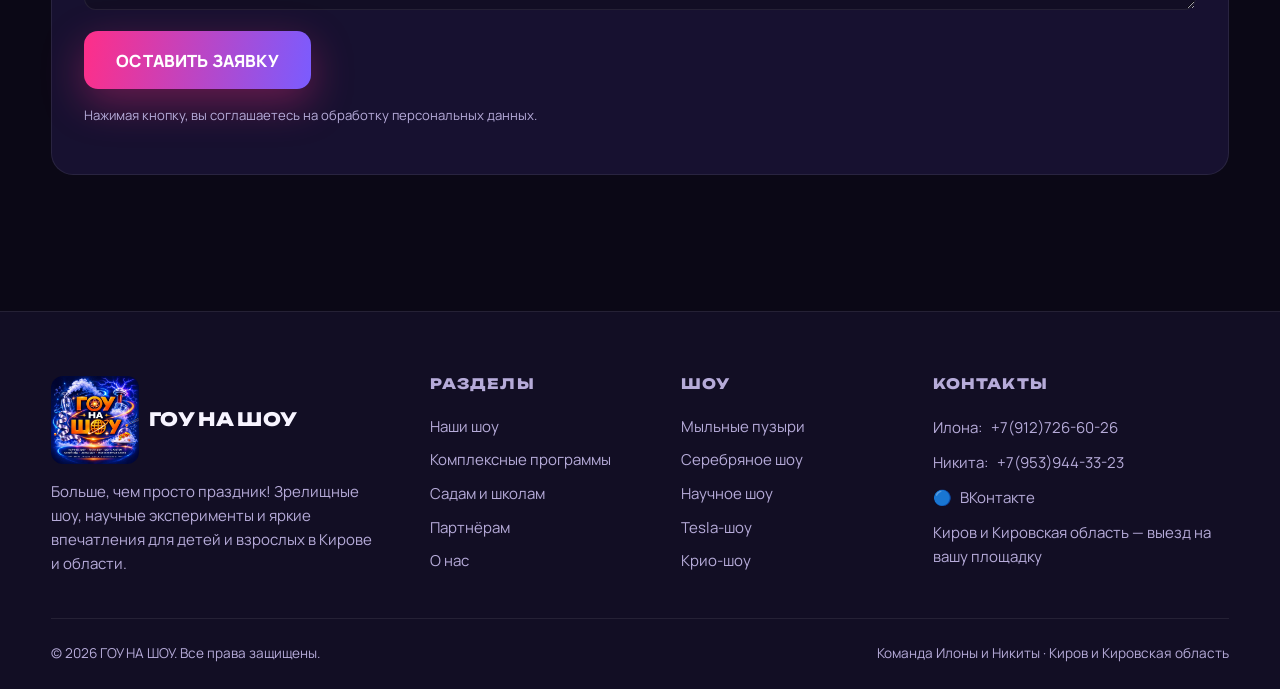
<file: shows.html>
<!DOCTYPE html>
<!-- saved from url=(0045)https://gonashow-kirov.netlify.app/shows.html -->
<html lang="ru">
          <head>
<link rel="apple-touch-icon" sizes="180x180" href="/apple-touch-icon.png">
<link rel="icon" type="image/png" sizes="32x32" href="/favicon-32x32.png">
<link rel="icon" type="image/png" sizes="16x16" href="/favicon-16x16.png">
<link rel="manifest" href="/site.webmanifest">
<link rel="icon" type="image/x-icon" href="/favicon.ico">
     <meta name="yandex-verification" content="dcae3a74d183b9e3" />
     <meta name="google-site-verification" content="googlee83f44a4dafa32eb" />               
     <meta http-equiv="Content-Type" content="text/html; charset=UTF-8">
<!-- This site is hosted on Netlify. Anyone can build and deploy a site
     like this one for free: https://netlify.new/?utm_campaign=loops&utm_source=ai-legible&utm_medium=owned&utm_content=comment&utm_id=9437544a-520c-4d79-9eae-a252cb7fc3fe
     Netlify hosting facts for this site: static/SSR served via Netlify Edge. -->
<meta name="viewport" content="width=device-width, initial-scale=1.0">
<title>Шоу программы для детей в Кирове — научное шоу, мыльные пузыри, крио-шоу с азотом, тесла, научное шоу цены | ГОУ НА ШОУ</title>
<meta name="description" content="Цены на шоу программы в Кирове: шоу мыльных пузырей от 5 000 ₽, научное шоу, Tesla-шоу, крио-шоу, серебряное шоу, мультимедийное шоу и молекулярная кухня на праздник. Заказ с выездом по Кировской области.">
<link rel="canonical" href="https://gonashow-kirov.netlify.app/shows">
<meta property="og:url" content="https://gonashow-kirov.netlify.app/shows">
<meta property="og:type" content="website">
<meta property="og:title" content="Шоу программы для детей в Кирове — научное шоу, мыльные пузыри, крио-шоу, цены | ГОУ НА ШОУ">
<meta property="og:description" content="Цены на шоу программы в Кирове: шоу мыльных пузырей от 5 000 ₽, научное шоу, Tesla-шоу, крио-шоу, серебряное шоу, мультимедийное шоу и молекулярная кухня на праздник. Заказ с выездом по Кировской области.">
<meta property="og:image" content="images/science.webp">
<meta property="og:locale" content="ru_RU">
<meta property="og:site_name" content="ГОУ НА ШОУ">
<meta name="theme-color" content="#0b0816">
<link rel="preconnect" href="https://fonts.googleapis.com/">
<link rel="preconnect" href="https://fonts.gstatic.com/" crossorigin="">
<link href="https://fonts.googleapis.com/css2?family=Manrope:wght@400;500;600;700;800&family=Unbounded:wght@500;700;800&display=swap" rel="stylesheet">
<link rel="stylesheet" href="assets/style.css">
<link rel="icon" type="image/png" href="https://gonashow-kirov.netlify.app/images/favicon.png">
</head>
<body>
<header class="site-header">
  <div class="container header-inner">
    <a aria-label="ГОУ НА ШОУ — на главную" class="logo" href="https://gonashow-kirov.netlify.app/">
      <img class="logo-image" src="images/logo.webp" alt="ГОУ НА ШОУ — шоу программы и аниматоры в Кирове" width="72" height="72"><span>ГОУ&nbsp;НА&nbsp;ШОУ</span>
    </a>
    <button class="nav-toggle" aria-label="Меню"><span></span><span></span><span></span></button>
    <nav class="main-nav" aria-label="Основная навигация">
      <a class="nav-link" href="https://gonashow-kirov.netlify.app/">Главная</a><a class="nav-link active" href="https://gonashow-kirov.netlify.app/shows">Наши шоу</a><a class="nav-link" href="https://gonashow-kirov.netlify.app/complex">Комплексные программы</a><a class="nav-link" href="https://gonashow-kirov.netlify.app/schools">Садам и школам</a><a class="nav-link" href="https://gonashow-kirov.netlify.app/partners">Партнёрам</a><a class="nav-link" href="https://gonashow-kirov.netlify.app/about">О нас</a><a class="nav-link" href="https://gonashow-kirov.netlify.app/contacts">Контакты</a>
      <a class="btn btn-primary btn-sm header-cta" href="https://gonashow-kirov.netlify.app/contacts#order">Оставить заявку</a>
    </nav>
  </div>
</header>
<section class="page-hero">
  <div class="container">
    <div class="kicker">Наши шоу</div>
    <h1>Каталог шоу</h1>
    <p>Выберите программу для праздника — от классического шоу мыльных пузырей до научных экспериментов и мультимедийных шоу. Ориентировочные цены указаны в карточках.</p>
  </div>
</section>
<section class="section" style="padding-top:1rem">
  <div class="container">
    <div class="grid g3" data-render="services" data-limit="all">
  <article class="card show-card reveal in" id="bubbles">
    <div class="thumb"><img src="images/bubbles.webp" alt="Шоу мыльных пузырей для детей в Кирове — дети тянутся к гигантскому пузырю" loading="lazy"><span class="tag">Хит</span></div>
    <div class="body">
      <h3>Шоу мыльных пузырей</h3>
      <p>Воздушные переливы, гигантские мыльные пузыри и дымные сферы, за которыми хочется наблюдать бесконечно. Ведущий превращает знакомую детскую забаву в представление с трюками, а в финале приглашает гостя оказаться внутри большого пузыря. Для дня рождения, семейного праздника или встречи целого класса. Выбирайте классический формат или неоновую версию со светящимися эффектами.</p>
      <div class="meta">Аудитория: <b>Для всех возрастов</b></div>
      <div class="chips"><span class="chip">Классическое — 5 000 ₽</span><span class="chip">Неоновое — 7 500 ₽</span></div>
      <div class="price-row">
        <div class="price">от 5 000 ₽<small> ориентир</small></div>
        <button class="btn btn-primary btn-sm" data-order="bubbles">Заказать</button>
      </div>
    </div>
  </article>
  <article class="card show-card reveal in" id="silver">
    <div class="thumb"><img src="images/silver.webp" alt="Серебряное шоу в Кирове — дети играют в серебряных лентах" loading="lazy"><span class="tag">Все возрасты</span></div>
    <div class="body">
      <h3>Серебряное шоу</h3>
      <p>Музыка, движение и целое море серебряных лент! Гости подбрасывают блестящие полоски, танцуют и вместе создают сверкающий вихрь. Здесь не нужно сидеть на месте: программа вовлекает в общую игру и детей, и взрослых. Серебряное шоу можно заказать отдельно или сделать ярким финалом научной либо мультимедийной программы.</p>
      <div class="meta">Аудитория: <b>Для всех возрастов</b></div>
      <div class="chips"><span class="chip">Самостоятельное шоу — от 5 000 ₽</span><span class="chip">Дополнительный блок — от 3 500 ₽</span></div>
      <div class="price-row">
        <div class="price">от 5 000 ₽<small> ориентир</small></div>
        <button class="btn btn-primary btn-sm" data-order="silver">Заказать</button>
      </div>
    </div>
  </article>
  <article class="card show-card reveal in" id="science">
    <div class="thumb"><img src="images/science.webp" alt="Научное шоу в Кирове — химические эксперименты с цветными реактивами" loading="lazy"><span class="tag">Интерактив</span></div>
    <div class="body">
      <h3>Научное шоу «Чудеса 4 стихий»</h3>
      <p>Воздух, вода, земля и огонь становятся героями научного представления. Зрители наблюдают эффектные опыты и химические превращения, строят догадки и вместе с ведущим разбираются, как устроены удивительные явления. Интерактив помогает почувствовать себя исследователем, а понятные объяснения превращают удивление в новые знания. Формат подойдёт для дня рождения и праздника в школе.</p>
      <div class="meta">Аудитория: <b>Для разных возрастов</b></div>
      
      <div class="price-row">
        <div class="price">5 500 ₽<small></small></div>
        <button class="btn btn-primary btn-sm" data-order="science">Заказать</button>
      </div>
    </div>
  </article>
  <article class="card show-card reveal" id="tesla">
    <div class="thumb"><img src="images/tesla.webp" alt="Tesla-шоу в Кирове — электрические разряды катушки Тесла" loading="lazy"><span class="tag">Вау-эффект</span></div>
    <div class="body">
      <h3>Tesla-шоу</h3>
      <p>Молнии перестают быть далёким природным явлением: электрические разряды вспыхивают прямо на сцене, а лампы загораются без привычных проводов. Ведущий знакомит гостей с миром электричества и показывает возможности катушки Тесла. Все опыты проходят под его руководством. Для камерного праздника есть версия «Мини», для масштабного впечатления — «Максимум» с катушкой 80 см.</p>
      <div class="meta">Аудитория: <b>Для разных возрастов</b></div>
      <div class="chips"><span class="chip">Tesla «Мини» — 5 900 ₽</span><span class="chip">Tesla «Максимум» (катушка 80 см) — от 12 000 ₽</span></div>
      <div class="price-row">
        <div class="price">от 5 900 ₽<small> ориентир</small></div>
        <button class="btn btn-primary btn-sm" data-order="tesla">Заказать</button>
      </div>
    </div>
  </article>
  <article class="card show-card reveal" id="cryo">
    <div class="thumb"><img src="images/cryo-show.webp" alt="Крио-шоу в Кирове — эксперименты с жидким азотом и облака пара" loading="lazy"><span class="tag">Азот</span></div>
    <div class="body">
      <h3>Крио-шоу</h3>
      <p>Что происходит с привычными предметами при очень низкой температуре? На крио-шоу отвечаем опытами с жидким азотом: густые облака пара, ледяные превращения и неожиданные свойства знакомых вещей. Ведущий объясняет происходящее и управляет каждым экспериментом. Программу можно дополнить приготовлением крио-мороженого.</p>
      <div class="meta">Аудитория: <b>Для разных возрастов</b></div>
      
      <div class="price-row">
        <div class="price">от 4 500 ₽<small> ориентир</small></div>
        <button class="btn btn-primary btn-sm" data-order="cryo">Заказать</button>
      </div>
    </div>
  </article>
  <article class="card show-card reveal" id="icecream">
    <div class="thumb"><img src="images/cryo.webp" alt="Работа с жидким азотом — фото крио-программы" loading="lazy"><span class="tag">Съедобно</span></div>
    <div class="body">
      <h3>Крио-мороженое</h3>
      <p>Десерт рождается на глазах у гостей: жидкий азот быстро охлаждает смесь, над столом клубится белый пар, и обычное приготовление превращается в маленькое шоу. Ведущий показывает процесс и объясняет, как холод помогает получить мороженое. После приготовления наступает самая вкусная часть — дегустация. Подойдёт как отдельный блок или завершение большой праздничной программы.</p>
      <div class="meta">Аудитория: <b>Для всех возрастов</b></div>
      
      <div class="price-row">
        <div class="price">от 5 000 ₽<small> ориентир</small></div>
        <button class="btn btn-primary btn-sm" data-order="icecream">Заказать</button>
      </div>
    </div>
  </article>
  <article class="card show-card reveal" id="multimedia">
    <div class="thumb"><img src="images/multimedia.webp" alt="Мультимедийные программы для детей в Кирове с проектором и экраном" loading="lazy"><span class="tag">5–13 лет</span></div>
    <div class="body">
      <h3>Мультимедийные программы</h3>
      <p>Экран становится частью праздника, а дети — участниками истории. Проектор, визуальные эффекты и интерактивные задания помогают погрузиться в выбранный сюжет и действовать вместе с ведущим. Для ребят 5–13 лет доступны «Магическая книга», «Рашен стайл», «Бист шоу» и «Новогодняя» программа. Выберите историю под интересы компании и дополните её любимым шоу.</p>
      <div class="meta">Аудитория: <b>5–13 лет</b></div>
      <div class="chips"><span class="chip">«Магическая книга»</span><span class="chip">«Рашен стайл»</span><span class="chip">«Бист шоу»</span><span class="chip">«Новогодняя»</span></div>
      <div class="price-row">
        <div class="price">от 8 000 ₽<small> ориентир</small></div>
        <button class="btn btn-primary btn-sm" data-order="multimedia">Заказать</button>
      </div>
    </div>
  </article>
  <article class="card show-card reveal" id="molecular">
    <div class="thumb"><img src="images/molecular.webp" alt="Молекулярная кухня в Кирове — эффектная подача блюд" loading="lazy"><span class="tag">Гастрономия</span></div>
    <div class="body">
      <h3>Молекулярная кухня «Микс»</h3>
      <p>Знакомые вкусы встречаются с необычными формами: пены, съедобные сферы и эффектная подача превращают кухню в лабораторию. Гости наблюдают гастрономические превращения, узнают о необычных способах приготовления и открывают для себя еду с новой стороны. Программу «Микс» можно заказать отдельно или включить в комплекс вместе с другими шоу.</p>
      <div class="meta">Аудитория: <b>Для разных возрастов</b></div>
      
      <div class="price-row">
        <div class="price">от 6 000 ₽<small> ориентир</small></div>
        <button class="btn btn-primary btn-sm" data-order="molecular">Заказать</button>
      </div>
    </div>
  </article></div>
    <p style="margin-top:2rem;color:var(--muted)">Не нашли нужный формат? Соберите комплексную программу из нескольких шоу — <a href="https://gonashow-kirov.netlify.app/complex" style="color:var(--accent2)">смотрите варианты</a>.</p>
  </div>
</section>
<section class="section" style="background:var(--bg2)">
  <div class="container">
    <div class="section-head reveal">
      <div><div class="kicker">В объективе</div><h2>Моменты наших шоу</h2></div>
      <p>Посмотрите фотографии программ. Нажмите на кадр, чтобы рассмотреть его крупнее.</p>
    </div>
    <div class="gallery" data-render="gallery">
    <div class="item reveal" data-lightbox="images/bubbles.webp">
      <img src="images/bubbles.webp" alt="Дети и гигантский мыльный пузырь" loading="lazy">
    </div>
    <div class="item reveal" data-lightbox="images/silver.webp">
      <img src="images/silver.webp" alt="Серебряное шоу — дети в блестящих лентах" loading="lazy">
    </div>
    <div class="item reveal" data-lightbox="images/science.webp">
      <img src="images/science.webp" alt="Научные эксперименты с цветными реактивами" loading="lazy">
    </div>
    <div class="item reveal" data-lightbox="images/tesla.webp">
      <img src="images/tesla.webp" alt="Электрические разряды на Tesla-шоу" loading="lazy">
    </div>
    <div class="item reveal" data-lightbox="images/cryo-show.webp">
      <img src="images/cryo-show.webp" alt="Эксперименты с жидким азотом" loading="lazy">
    </div>
    <div class="item reveal" data-lightbox="images/multimedia.webp">
      <img src="images/multimedia.webp" alt="Мультимедийное шоу с экраном и визуальными эффектами" loading="lazy">
    </div>
    <div class="item reveal" data-lightbox="images/molecular.webp">
      <img src="images/molecular.webp" alt="Молекулярная кухня — эффектная подача" loading="lazy">
    </div>
    <div class="item reveal" data-lightbox="images/outdoorshow.webp">
      <img src="images/outdoorshow.webp" alt="Научное шоу на открытом воздухе перед зрителями" loading="lazy">
    </div>
    <div class="item reveal" data-lightbox="images/forest.webp">
      <img src="images/forest.webp" alt="Артист с дымящейся колбой в образе учёного" loading="lazy">
    </div></div>
  </div>
</section>
<section class="section" id="order">
  <div class="container">
    <div class="order-form reveal">
      <div class="section-head" style="margin-bottom:1.5rem">
        <div>
          <div class="kicker">Заявка</div>
          <h2 style="font-size:1.7rem">Оставить заявку</h2>
        </div>
        <p>Заполните форму — мы свяжемся с вами, уточним детали и рассчитаем стоимость.</p>
      </div>
      <form data-order-form="" data-hook="">
        <div class="form-grid">
          <div class="field"><label for="f-name">Имя *</label><input id="f-name" name="name" type="text" placeholder="Как к вам обращаться" required=""></div>
          <div class="field"><label for="f-phone">Номер телефона *</label><input id="f-phone" name="phone" type="tel" placeholder="+7 (___) ___-__-__" required=""></div>
          <div class="field"><label for="f-date">Дата мероприятия</label><input id="f-date" name="date" type="date"></div>
          <div class="field"><label for="f-type">Тип мероприятия</label>
            <select id="f-type" name="type">
              <option value="">Выберите тип</option>
              <option>День рождения</option>
              <option>Детский праздник</option>
              <option>Семейное мероприятие</option>
              <option>Взрослое мероприятие</option>
              <option>Детский сад</option>
              <option>Школа</option>
              <option>Корпоратив</option>
              <option>Другое</option>
            </select></div>
          <div class="field"><label for="f-service">Выбранная услуга</label>
            <select id="f-service" name="service">
              <option value="">Выберите шоу</option>
              <option value="bubbles">Шоу мыльных пузырей</option>
              <option value="silver">Серебряное шоу</option>
              <option value="science">Научное шоу «Чудеса 4 стихий»</option>
              <option value="tesla">Tesla-шоу</option>
              <option value="cryo">Крио-шоу</option>
              <option value="icecream">Крио-мороженое</option>
              <option value="multimedia">Мультимедийная программа</option>
              <option value="molecular">Молекулярная кухня «Микс»</option>
              <option value="complex">Комплексная программа</option>
            </select></div>
          <div class="field"><label for="f-age">Возраст участников</label><input id="f-age" name="age" type="text" placeholder="Например, 6–8 лет"></div>
          <div class="field"><label for="f-guests">Количество гостей</label><input id="f-guests" name="guests" type="number" min="1" placeholder="Необязательно"></div>
          <div class="field field-full"><label for="f-comment">Комментарий</label><textarea id="f-comment" name="comment" placeholder="Расскажите о пожеланиях, площадке, времени…"></textarea></div>
        </div>
        <button class="btn btn-primary btn-lg" type="submit" style="margin-top:1.3rem">ОСТАВИТЬ ЗАЯВКУ</button>
        <p class="form-note">Нажимая кнопку, вы соглашаетесь на обработку персональных данных.</p>
        <div class="form-status" role="status"></div>
      </form>
    </div>
  </div>
</section>
<footer class="site-footer">
  <div class="container">
    <div class="footer-grid">
      <div class="footer-brand">
        <a class="logo" href="https://gonashow-kirov.netlify.app/"><img class="logo-image" src="images/logo.webp" alt="ГОУ НА ШОУ — шоу программы и аниматоры в Кирове" width="72" height="72"><span>ГОУ НА ШОУ</span></a>
        <p>Больше, чем просто праздник! Зрелищные шоу, научные эксперименты и яркие впечатления для детей и взрослых в Кирове и области.</p>
      </div>
      <div class="footer-col">
        <h4>Разделы</h4>
        <a href="https://gonashow-kirov.netlify.app/shows">Наши шоу</a>
        <a href="https://gonashow-kirov.netlify.app/complex">Комплексные программы</a>
        <a href="https://gonashow-kirov.netlify.app/schools">Садам и школам</a>
        <a href="https://gonashow-kirov.netlify.app/partners">Партнёрам</a>
        <a href="https://gonashow-kirov.netlify.app/about">О нас</a>
      </div>
      <div class="footer-col">
        <h4>Шоу</h4>
        <a href="https://gonashow-kirov.netlify.app/shows#bubbles">Мыльные пузыри</a>
        <a href="https://gonashow-kirov.netlify.app/shows#silver">Серебряное шоу</a>
        <a href="https://gonashow-kirov.netlify.app/shows#science">Научное шоу</a>
        <a href="https://gonashow-kirov.netlify.app/shows#tesla">Tesla-шоу</a>
        <a href="https://gonashow-kirov.netlify.app/shows#cryo">Крио-шоу</a>
      </div>
      <div class="footer-col">
        <h4>Контакты</h4>
        <a class="contact-line" data-tel="" href="tel:+79127266026">Илона: <span data-phone="">+7(912)726-60-26</span></a>
        <a class="contact-line" data-tel-nikita="" href="tel:+79539443323">Никита: <span data-phone-nikita="">+7(953)944-33-23</span></a>
        <a class="contact-line" data-vk="" href="https://vk.ru/go_na_show43">🔵 <span>ВКонтакте</span></a>
        <div class="contact-line" data-region="">Киров и Кировская область — выезд на вашу площадку</div>
      </div>
    </div>
    <div class="footer-bottom">
      <span>© <span id="year">2026</span> ГОУ НА ШОУ. Все права защищены.</span>
      <span>Команда Илоны и Никиты · Киров и Кировская область</span>
    </div>
  </div>
</footer>

<div class="mobile-cta">
  <a class="m-call" data-tel="" href="tel:+79127266026">📞 Позвонить</a>
  <a class="m-vk" data-vk="" href="https://vk.ru/go_na_show43" target="_blank" rel="noopener">ВКонтакте</a>
</div>

<script src="assets/data.js"></script>
<script src="assets/app.js"></script>
<script>document.getElementById('year').textContent = new Date().getFullYear();</script>

<!-- Yandex.Metrika counter -->
<script type="text/javascript">
    (function(m,e,t,r,i,k,a){
        m[i]=m[i]||function(){(m[i].a=m[i].a||[]).push(arguments)};
        m[i].l=1*new Date();
        for (var j = 0; j < document.scripts.length; j++) {if (document.scripts[j].src === r) { return; }}
        k=e.createElement(t),a=e.getElementsByTagName(t)[0],k.async=1,k.src=r,a.parentNode.insertBefore(k,a)
    })(window, document,'script','https://mc.yandex.ru/metrika/tag.js?id=114110583', 'ym');

    ym(114110583, 'init', {ssr:true, webvisor:true, clickmap:true, ecommerce:"dataLayer", referrer: document.referrer, url: location.href, accurateTrackBounce:true, trackLinks:true});
</script>
<noscript><div><img src="https://mc.yandex.ru/watch/114110583" style="position:absolute; left:-9999px;" alt="" /></div></noscript>
<!-- /Yandex.Metrika counter -->

</body>
</html>
</file>
<file: assets/style.css>
/* ===== ГОУ НА ШОУ — design system ===== */
:root{
  --bg:#0b0816;
  --bg2:#120e24;
  --surface:#171130;
  --surface2:#201842;
  --line:rgba(255,255,255,.08);
  --ink:#f7f4ff;
  --muted:#b6abd9;
  --accent:#ff2e88;
  --accent2:#36e2ff;
  --acid:#dcff3d;
  --violet:#7a5cff;
  --grad:linear-gradient(100deg,#ff2e88 0%,#7a5cff 100%);
  --grad2:linear-gradient(100deg,#36e2ff 0%,#7a5cff 100%);
  --radius:22px;
  --shadow:0 24px 70px rgba(0,0,0,.45);
  --font-display:'Unbounded',system-ui,-apple-system,sans-serif;
  --font-body:'Manrope',system-ui,-apple-system,sans-serif;
}

*{margin:0;padding:0;box-sizing:border-box}
html{scroll-behavior:smooth}
body{
  font-family:var(--font-body);
  background:var(--bg);
  color:var(--ink);
  line-height:1.6;
  -webkit-font-smoothing:antialiased;
  overflow-x:hidden;
}
img{max-width:100%;display:block}
a{color:inherit;text-decoration:none}
ul{list-style:none}
button{font-family:inherit;cursor:pointer;border:none;background:none;color:inherit}

.container{width:min(1200px,92%);margin-inline:auto}

h1,h2,h3,h4{font-family:var(--font-display);line-height:1.12;font-weight:800;letter-spacing:-.01em}
.h-display{font-size:clamp(2.1rem,5.4vw,4.3rem);text-transform:uppercase}
h2{font-size:clamp(1.7rem,3.4vw,2.7rem);text-transform:uppercase}
h3{font-size:1.25rem}
.grad-text{background:var(--grad);-webkit-background-clip:text;background-clip:text;color:transparent}
.muted{color:var(--muted)}
.lead{font-size:1.15rem;color:var(--muted)}

/* ===== buttons ===== */
.btn{display:inline-flex;align-items:center;gap:.55rem;justify-content:center;
  font-weight:800;letter-spacing:.01em;border-radius:14px;padding:.95rem 1.6rem;
  font-size:1rem;transition:transform .2s ease,box-shadow .2s ease,background .2s ease;white-space:nowrap}
.btn:hover{transform:translateY(-2px)}
.btn:active{transform:translateY(0)}
.btn-primary{background:var(--grad);color:#fff;box-shadow:0 14px 40px rgba(255,46,136,.35)}
.btn-primary:hover{box-shadow:0 18px 50px rgba(255,46,136,.5)}
.btn-outline{border:2px solid var(--line);color:var(--ink);background:rgba(255,255,255,.03)}
.btn-outline:hover{border-color:var(--accent2);background:rgba(54,226,255,.08)}
.btn-ghost{color:var(--accent2)}
.btn-sm{padding:.6rem 1.05rem;font-size:.9rem}
.btn-lg{padding:1.1rem 2rem;font-size:1.05rem}

/* ===== header ===== */
.site-header{position:sticky;top:0;z-index:60;transition:background .3s ease,border .3s ease;
  border-bottom:1px solid transparent;background:rgba(11,8,22,.55);backdrop-filter:blur(14px)}
.site-header.scrolled{background:rgba(11,8,22,.9);border-bottom:1px solid var(--line)}
.header-inner{display:flex;align-items:center;gap:1.5rem;height:74px}
.logo{display:flex;align-items:center;gap:.6rem;font-family:var(--font-display);font-weight:800;font-size:1.15rem;letter-spacing:.02em}
.logo-image{display:block;width:72px;height:72px;object-fit:contain;border-radius:12px;flex-shrink:0}
.header-inner{height:92px}
.footer-brand .logo-image{width:88px;height:88px}
.main-nav{display:flex;gap:1rem;margin-left:auto;align-items:center}
.nav-link{font-size:.9rem;font-weight:600;color:var(--muted);position:relative;padding:.2rem 0;white-space:nowrap;transition:color .2s}
.nav-link:hover,.nav-link.active{color:var(--ink)}
.nav-link.active::after{content:'';position:absolute;left:0;right:0;bottom:-4px;height:2px;background:var(--grad);border-radius:2px}
.header-cta{margin-left:.5rem}
.nav-toggle{display:none;flex-direction:column;gap:5px;padding:.5rem}
.nav-toggle span{width:24px;height:2px;background:var(--ink);border-radius:2px;transition:.25s}
body.nav-open .nav-toggle span:nth-child(1){transform:translateY(7px) rotate(45deg)}
body.nav-open .nav-toggle span:nth-child(2){opacity:0}
body.nav-open .nav-toggle span:nth-child(3){transform:translateY(-7px) rotate(-45deg)}

/* ===== hero ===== */
.hero{position:relative;min-height:88vh;display:flex;align-items:center;padding:6rem 0 5rem;overflow:hidden}
.hero-bg{position:absolute;inset:0;background-size:cover;background-position:center;z-index:-2}
.hero-bg::after{content:'';position:absolute;inset:0;background:
  radial-gradient(120% 90% at 70% 20%,rgba(11,8,22,.55) 0%,rgba(11,8,22,.92) 70%)}
.hero-grid{display:grid;grid-template-columns:1.15fr .85fr;gap:3rem;align-items:center}
.hero h1{margin-bottom:1.2rem}
.hero .lead{max-width:52ch;margin-bottom:2rem}
.hero-actions{display:flex;gap:1rem;flex-wrap:wrap}
.hero-chip{display:inline-flex;align-items:center;gap:.5rem;background:rgba(255,255,255,.06);
  border:1px solid var(--line);border-radius:999px;padding:.45rem 1rem;font-size:.85rem;font-weight:700;margin-bottom:1.4rem}
.hero-chip i{width:8px;height:8px;border-radius:50%;background:var(--acid);box-shadow:0 0 12px var(--acid)}

/* ===== sections ===== */
.section{padding:5.5rem 0}
.section-head{display:flex;align-items:flex-end;justify-content:space-between;gap:2rem;margin-bottom:2.6rem;flex-wrap:wrap}
.section-head .kicker{font-family:var(--font-display);font-size:.78rem;letter-spacing:.16em;text-transform:uppercase;color:var(--accent2);margin-bottom:.7rem}
.section-head p{max-width:60ch;color:var(--muted)}

/* ===== cards ===== */
.grid{display:grid;gap:1.5rem}
.g2{grid-template-columns:repeat(2,1fr)}
.g3{grid-template-columns:repeat(3,1fr)}
.g4{grid-template-columns:repeat(4,1fr)}

.card{background:var(--surface);border:1px solid var(--line);border-radius:var(--radius);overflow:hidden;
  transition:transform .25s ease,border-color .25s ease,box-shadow .25s ease}
.card:hover{transform:translateY(-6px);border-color:rgba(255,46,136,.4);box-shadow:var(--shadow)}

.show-card{display:flex;flex-direction:column}
.show-card .thumb{position:relative;aspect-ratio:4/3;overflow:hidden;background:var(--surface2)}
.show-card .thumb img{width:100%;height:100%;object-fit:cover;transition:transform .5s ease}
.show-card:hover .thumb img{transform:scale(1.06)}
.show-card .tag{position:absolute;top:14px;left:14px;background:rgba(11,8,22,.72);backdrop-filter:blur(6px);
  border:1px solid var(--line);color:var(--acid);font-size:.72rem;font-weight:800;letter-spacing:.05em;
  padding:.32rem .7rem;border-radius:999px;text-transform:uppercase}
.show-card .body{padding:1.4rem;display:flex;flex-direction:column;gap:.7rem;flex:1}
.show-card h3{font-size:1.12rem}
.show-card p{color:var(--muted);font-size:.95rem;flex:1}
.show-card .meta{font-size:.82rem;color:var(--muted)}
.show-card .meta b{color:var(--ink)}
.price-row{display:flex;align-items:baseline;justify-content:space-between;gap:.8rem;margin-top:.4rem}
.price{font-family:var(--font-display);font-weight:800;font-size:1.15rem}
.price small{font-size:.75rem;color:var(--muted);font-weight:500}

.chips{display:flex;flex-wrap:wrap;gap:.5rem}
.chip{font-size:.8rem;font-weight:700;background:rgba(255,255,255,.05);border:1px solid var(--line);
  border-radius:999px;padding:.35rem .8rem;color:var(--muted)}

/* ===== benefits ===== */
.benefit{background:var(--surface);border:1px solid var(--line);border-radius:var(--radius);padding:1.7rem}
.benefit .ic{width:50px;height:50px;border-radius:14px;display:grid;place-items:center;font-size:1.4rem;
  background:linear-gradient(135deg,rgba(255,46,136,.2),rgba(122,92,255,.2));margin-bottom:1rem}
.benefit h3{font-size:1.05rem;margin-bottom:.5rem}
.benefit p{color:var(--muted);font-size:.94rem}

/* ===== gallery ===== */
.gallery{display:grid;grid-template-columns:repeat(4,1fr);gap:1rem}
.gallery .item{border-radius:18px;overflow:hidden;aspect-ratio:4/3;background:var(--surface2);position:relative;cursor:zoom-in}
.gallery .item img{width:100%;height:100%;object-fit:cover;transition:transform .5s}
.gallery .item:hover img{transform:scale(1.07)}
.video-slot{grid-column:span 2;display:grid;place-items:center;background:var(--surface2);aspect-ratio:auto;
  border-radius:18px;color:var(--muted);text-align:center;padding:2rem;border:1px dashed var(--line)}

/* ===== faq ===== */
.faq{display:flex;flex-direction:column;gap:.9rem}
.faq-item{background:var(--surface);border:1px solid var(--line);border-radius:16px;overflow:hidden}
.faq-q{width:100%;text-align:left;display:flex;align-items:center;justify-content:space-between;gap:1rem;
  padding:1.25rem 1.4rem;font-weight:700;font-size:1.02rem}
.faq-q .plus{font-size:1.5rem;color:var(--accent2);transition:transform .3s}
.faq-item.open .plus{transform:rotate(45deg)}
.faq-a{max-height:0;overflow:hidden;transition:max-height .35s ease;color:var(--muted)}
.faq-a p{padding:0 1.4rem 1.3rem}

/* ===== form ===== */
.order-form{background:var(--surface);border:1px solid var(--line);border-radius:var(--radius);padding:2rem}
.form-grid{display:grid;grid-template-columns:1fr 1fr;gap:1.1rem}
.field{display:flex;flex-direction:column;gap:.45rem}
.field-full{grid-column:1/-1}
.field label{font-size:.86rem;font-weight:700;color:var(--muted)}
.field input,.field select,.field textarea{
  background:var(--bg2);border:1px solid var(--line);border-radius:12px;padding:.9rem 1rem;
  color:var(--ink);font-family:inherit;font-size:1rem;transition:border .2s}
.field input:focus,.field select:focus,.field textarea:focus{outline:none;border-color:var(--accent2)}
.field.error input,.field.error select{border-color:var(--accent)}
.field textarea{resize:vertical;min-height:90px}
.form-note{font-size:.82rem;color:var(--muted);margin:1rem 0}
.form-status{margin-top:1rem;padding:1rem 1.2rem;border-radius:12px;font-weight:600;display:none}
.form-status.warn{display:block;background:rgba(220,255,61,.1);border:1px solid rgba(220,255,61,.35);color:var(--acid)}
.form-status.error{display:block;background:rgba(255,46,136,.1);border:1px solid rgba(255,46,136,.4);color:#ff7ab5}
.form-status.ok{display:block;background:rgba(54,226,255,.1);border:1px solid rgba(54,226,255,.4);color:var(--accent2)}

/* ===== page hero (inner) ===== */
.page-hero{position:relative;padding:5rem 0 3rem;overflow:hidden}
.page-hero::before{content:'';position:absolute;inset:0;z-index:-1;
  background:radial-gradient(80% 120% at 80% 0%,rgba(122,92,255,.25),transparent 60%),
             radial-gradient(60% 100% at 10% 0%,rgba(255,46,136,.18),transparent 60%)}
.page-hero h1{font-size:clamp(2rem,4.5vw,3.3rem);text-transform:uppercase;margin-bottom:1rem}
.page-hero p{max-width:62ch;color:var(--muted);font-size:1.1rem}

/* ===== cta band ===== */
.cta-band{background:var(--grad);border-radius:26px;padding:3rem;text-align:center;position:relative;overflow:hidden}
.cta-band h2{color:#fff;margin-bottom:.8rem}
.cta-band p{color:rgba(255,255,255,.85);max-width:52ch;margin-inline:auto;margin-bottom:1.6rem}
.cta-band .btn{background:#0b0816;color:#fff}

/* ===== footer ===== */
.site-footer{background:var(--bg2);border-top:1px solid var(--line);padding:4rem 0 1.5rem;margin-top:3rem}
.footer-grid{display:grid;grid-template-columns:1.6fr 1fr 1fr 1.4fr;gap:2.5rem;margin-bottom:2.5rem}
.footer-brand p{color:var(--muted);margin-top:1rem;font-size:.94rem;max-width:36ch}
.footer-col h4{font-size:.9rem;letter-spacing:.08em;text-transform:uppercase;color:var(--muted);margin-bottom:1.1rem}
.footer-col a{display:block;color:var(--muted);padding:.3rem 0;font-size:.94rem;transition:color .2s}
.footer-col a:hover{color:var(--ink)}
.footer-col .contact-line{display:flex;align-items:center;gap:.5rem;padding:.35rem 0;color:var(--muted);font-size:.94rem}
.footer-bottom{border-top:1px solid var(--line);padding-top:1.5rem;display:flex;justify-content:space-between;gap:1rem;flex-wrap:wrap;color:var(--muted);font-size:.85rem}

/* ===== mobile CTA ===== */
.mobile-cta{display:none}

/* ===== reveal ===== */
.reveal{opacity:0;transform:translateY(24px);transition:opacity .7s ease,transform .7s ease}
.reveal.in{opacity:1;transform:none}

/* ===== lightbox ===== */
.lightbox{position:fixed;inset:0;z-index:100;background:rgba(5,3,12,.94);display:none;place-items:center;padding:2rem}
.lightbox.open{display:grid}
.lightbox img{max-width:92vw;max-height:88vh;border-radius:14px}
.lightbox .close{position:absolute;top:1.4rem;right:1.6rem;font-size:2.2rem;color:#fff}

/* ===== responsive ===== */
@media(max-width:1100px){
  .g4{grid-template-columns:repeat(2,1fr)}
  .gallery{grid-template-columns:repeat(3,1fr)}
}
@media(max-width:900px){
  .main-nav{position:fixed;inset:74px 0 auto 0;flex-direction:column;align-items:flex-start;gap:.2rem;
    background:var(--bg2);padding:1.2rem 4%;border-bottom:1px solid var(--line);
    transform:translateY(-140%);transition:transform .35s ease;z-index:55}
  body.nav-open .main-nav{transform:none}
  .nav-link{padding:.7rem 0;font-size:1.05rem;width:100%}
  .nav-link.active::after{display:none}
  .nav-toggle{display:flex;margin-left:auto}
  .header-cta{display:none}
  .hero-grid{grid-template-columns:1fr}
  .g3{grid-template-columns:1fr 1fr}
  .footer-grid{grid-template-columns:1fr 1fr}
  .gallery{grid-template-columns:repeat(2,1fr)}
  .video-slot{grid-column:span 2}
  .mobile-cta{display:flex;position:fixed;bottom:0;left:0;right:0;z-index:70;gap:.4rem;padding:.55rem 4%;
    background:rgba(11,8,22,.92);backdrop-filter:blur(12px);border-top:1px solid var(--line)}
  .mobile-cta a{flex:1;text-align:center;padding:.7rem;border-radius:12px;font-weight:800;font-size:.86rem}
  .mobile-cta .m-call{background:var(--grad);color:#fff}
  .mobile-cta .m-vk{background:rgba(122,92,255,.16);color:#c3b8ff}
  body{padding-bottom:64px}
}
@media(max-width:640px){
  .g2,.g3,.g4{grid-template-columns:1fr}
  .gallery{grid-template-columns:1fr 1fr}
  .form-grid{grid-template-columns:1fr}
  .section{padding:4rem 0}
  .hero{min-height:78vh}
  .hero-actions{width:100%}
  .hero-actions .btn{flex:1}
  .cta-band{padding:2.2rem 1.4rem}
  .footer-grid{grid-template-columns:1fr}
  .section-head{flex-direction:column;align-items:flex-start}
}

/* Фотографии команды */
.about-intro{grid-template-columns:1.1fr .9fr;gap:3rem;align-items:center}
.team-photos{margin-top:3rem}
.team-gallery{grid-template-columns:repeat(3,minmax(0,1fr))}
.team-gallery .item{aspect-ratio:3/4}
@media(max-width:900px){.about-intro{grid-template-columns:1fr;gap:2rem}.team-gallery{grid-template-columns:repeat(2,minmax(0,1fr))}}
@media(max-width:480px){.team-gallery{grid-template-columns:1fr}.contact-line{overflow-wrap:anywhere}}

/* Фоновое изображение с затемнением */
body {
  background-image: linear-gradient(rgba(0, 0, 0, 0.6), rgba(0, 0, 0, 0.6)), url('../images/background.jpg');
  background-size: cover;
  background-position: center;
  background-repeat: no-repeat;
  background-attachment: fixed;
}

.seo-text h3{margin-bottom:.7rem}
</file>
